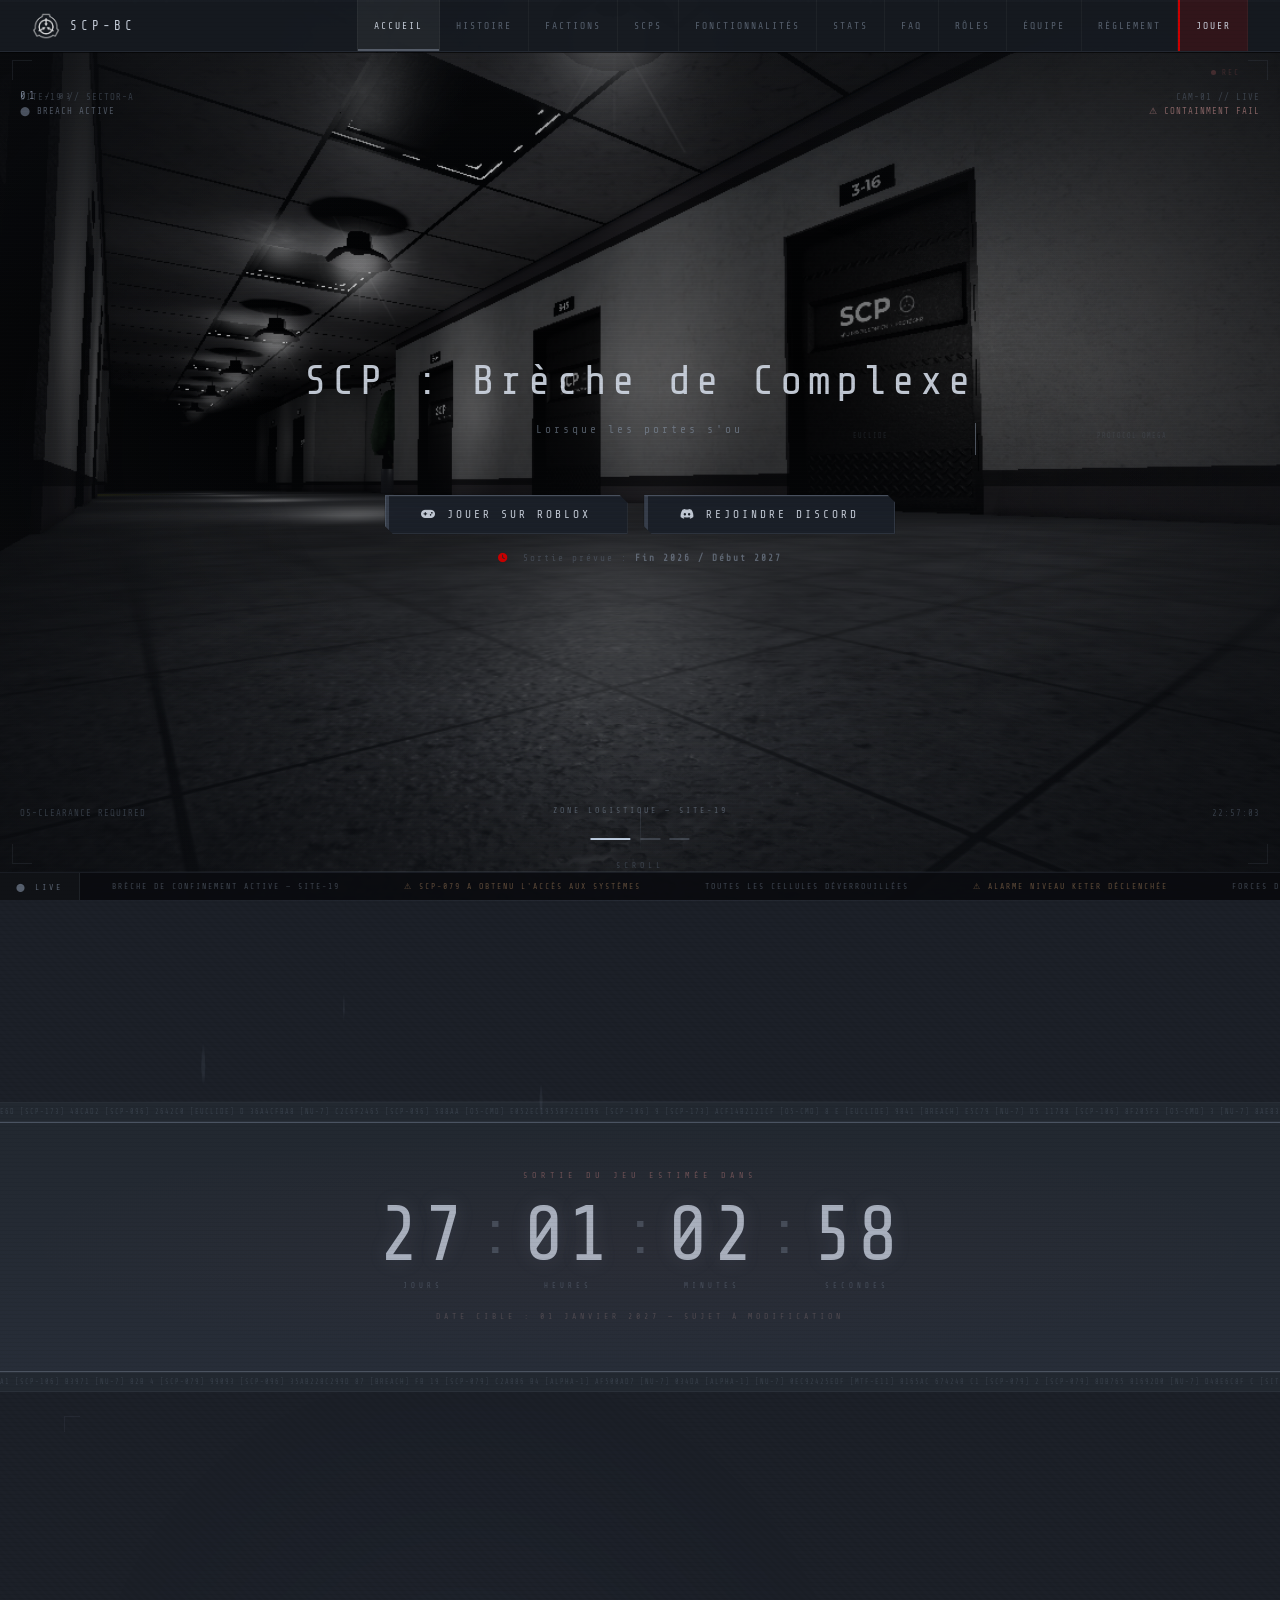
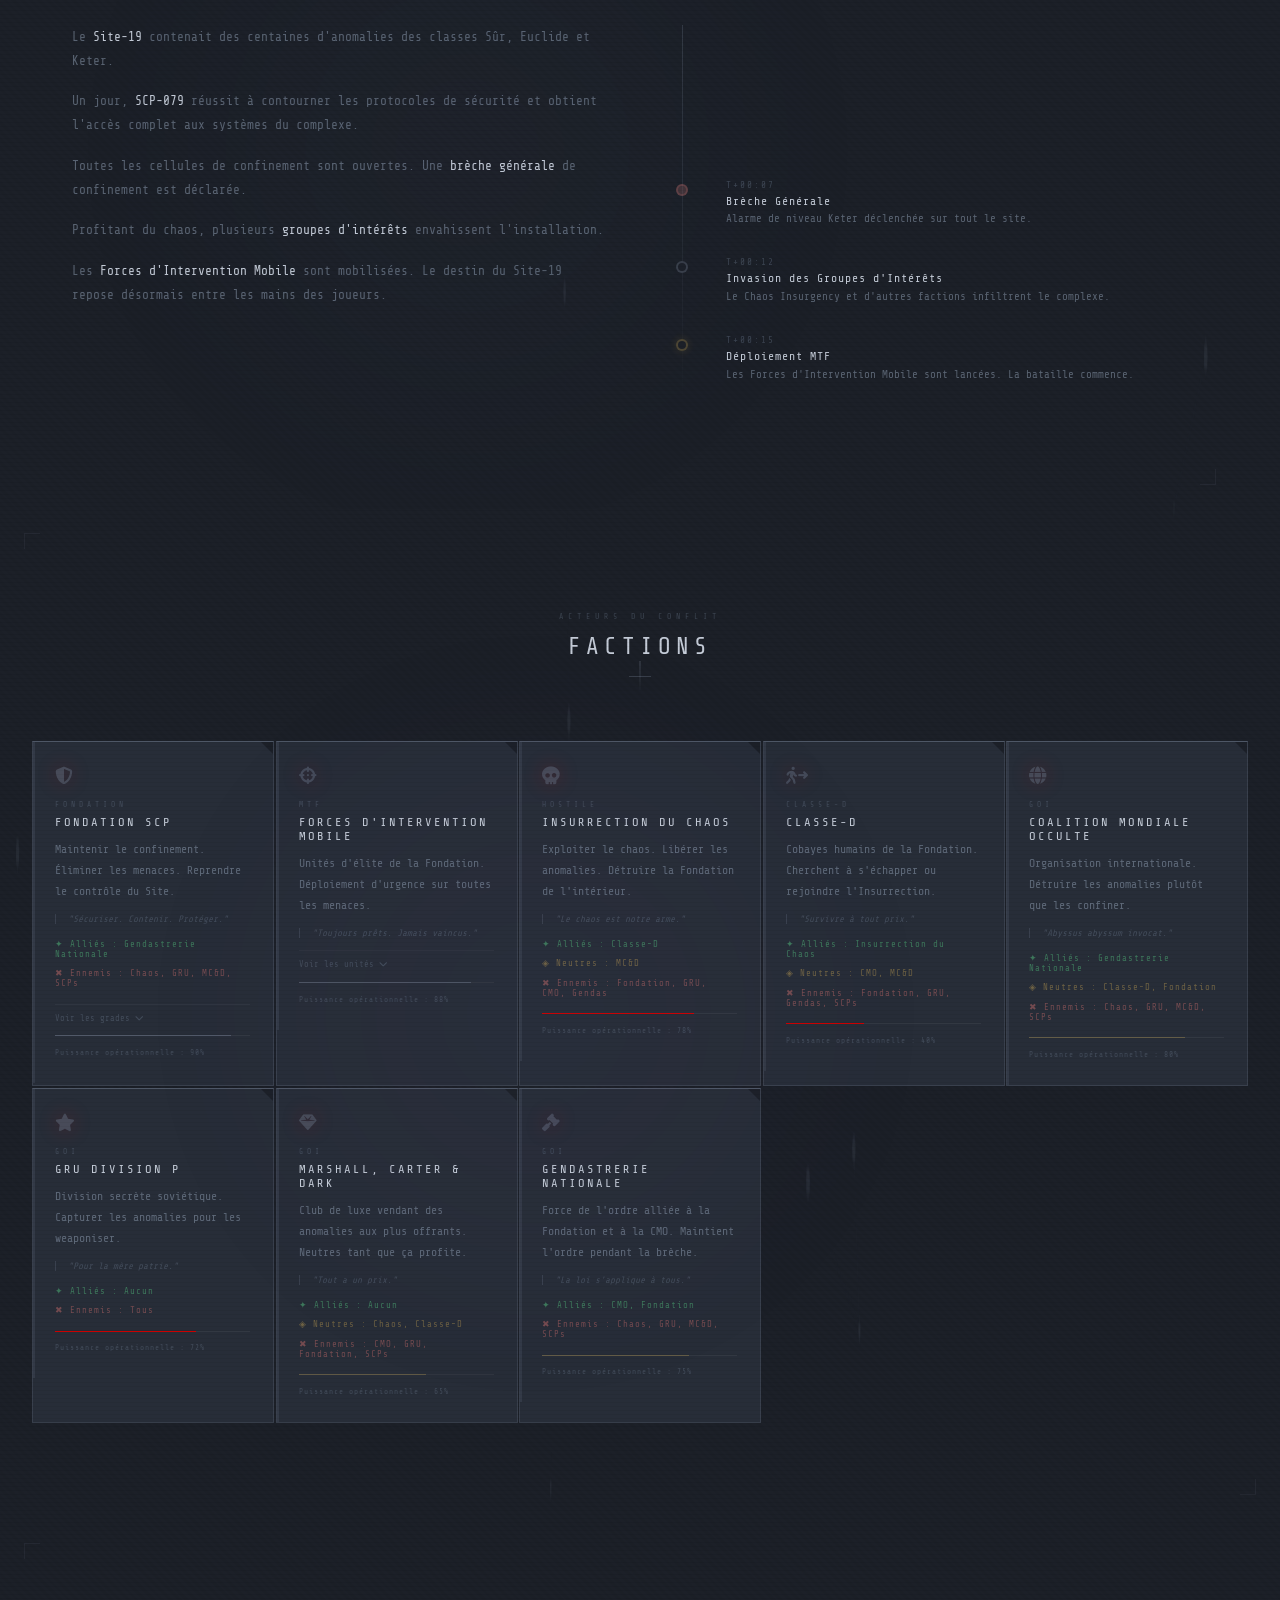
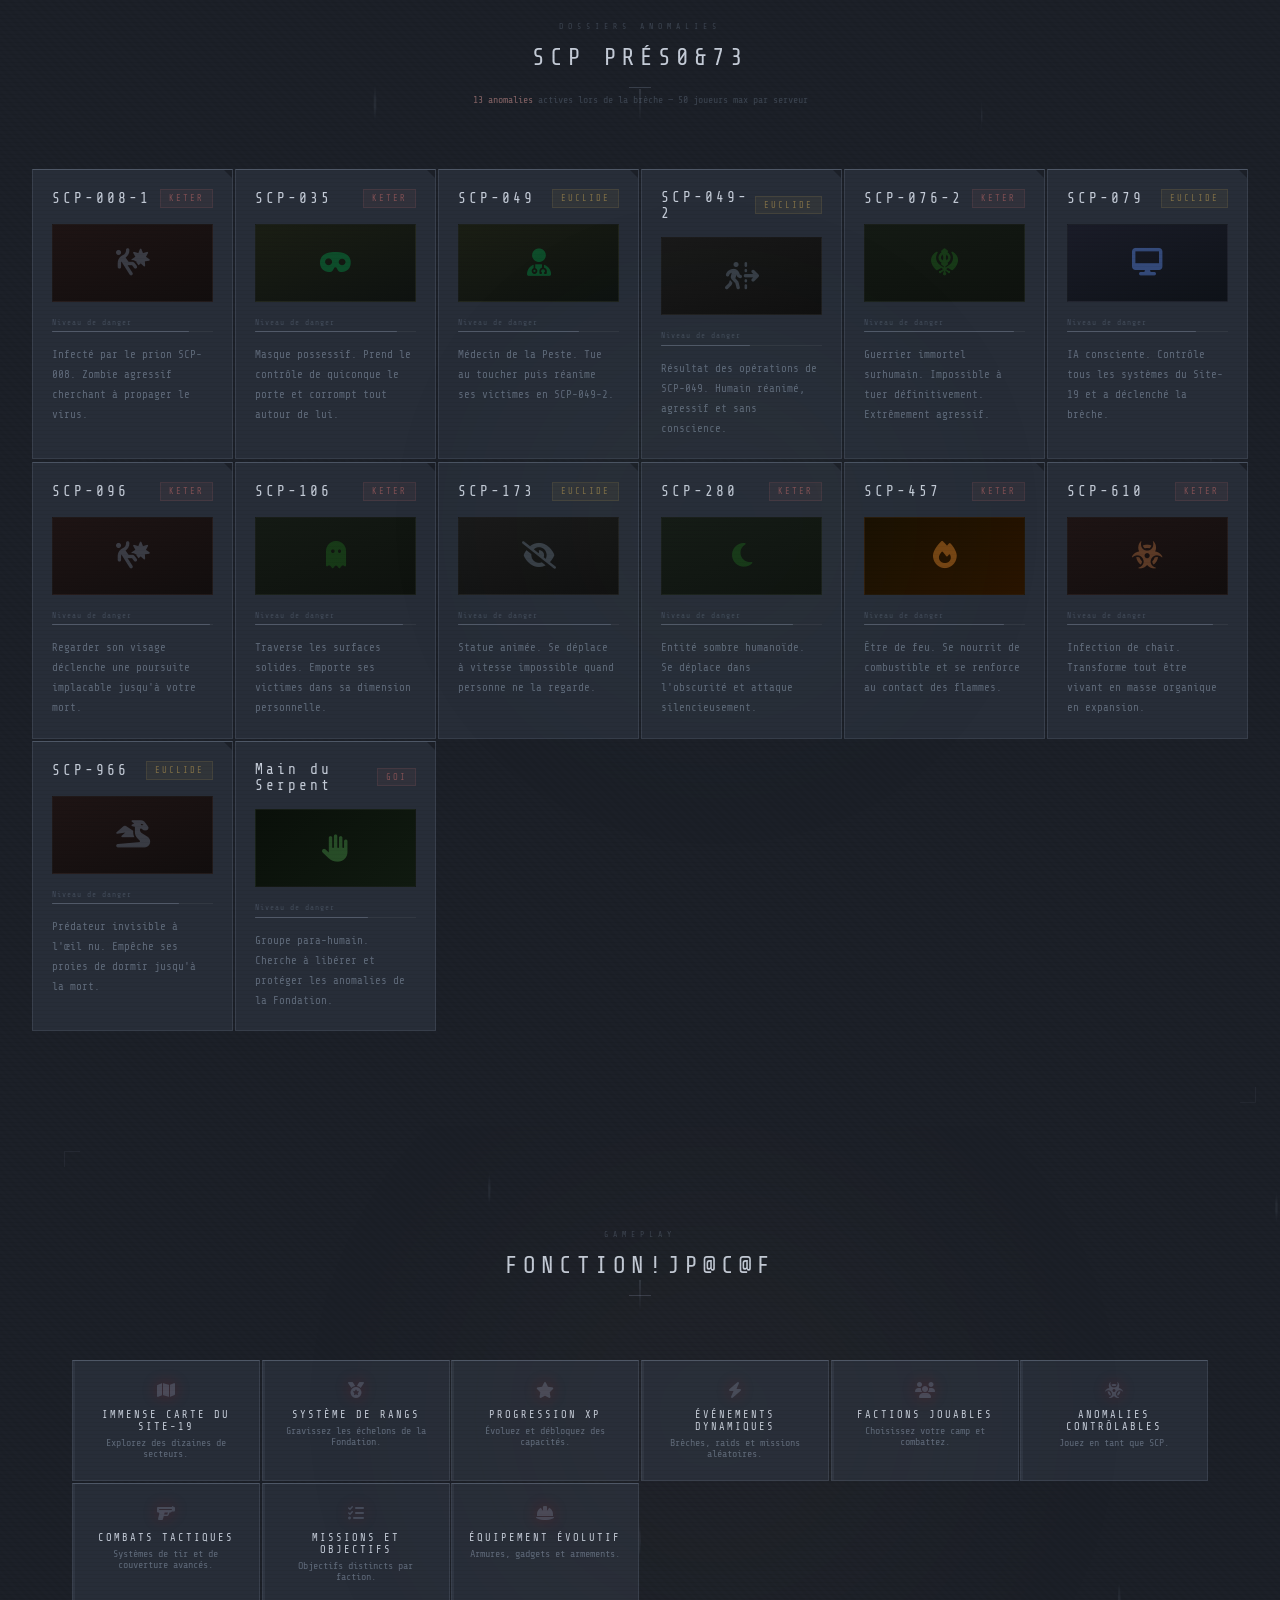
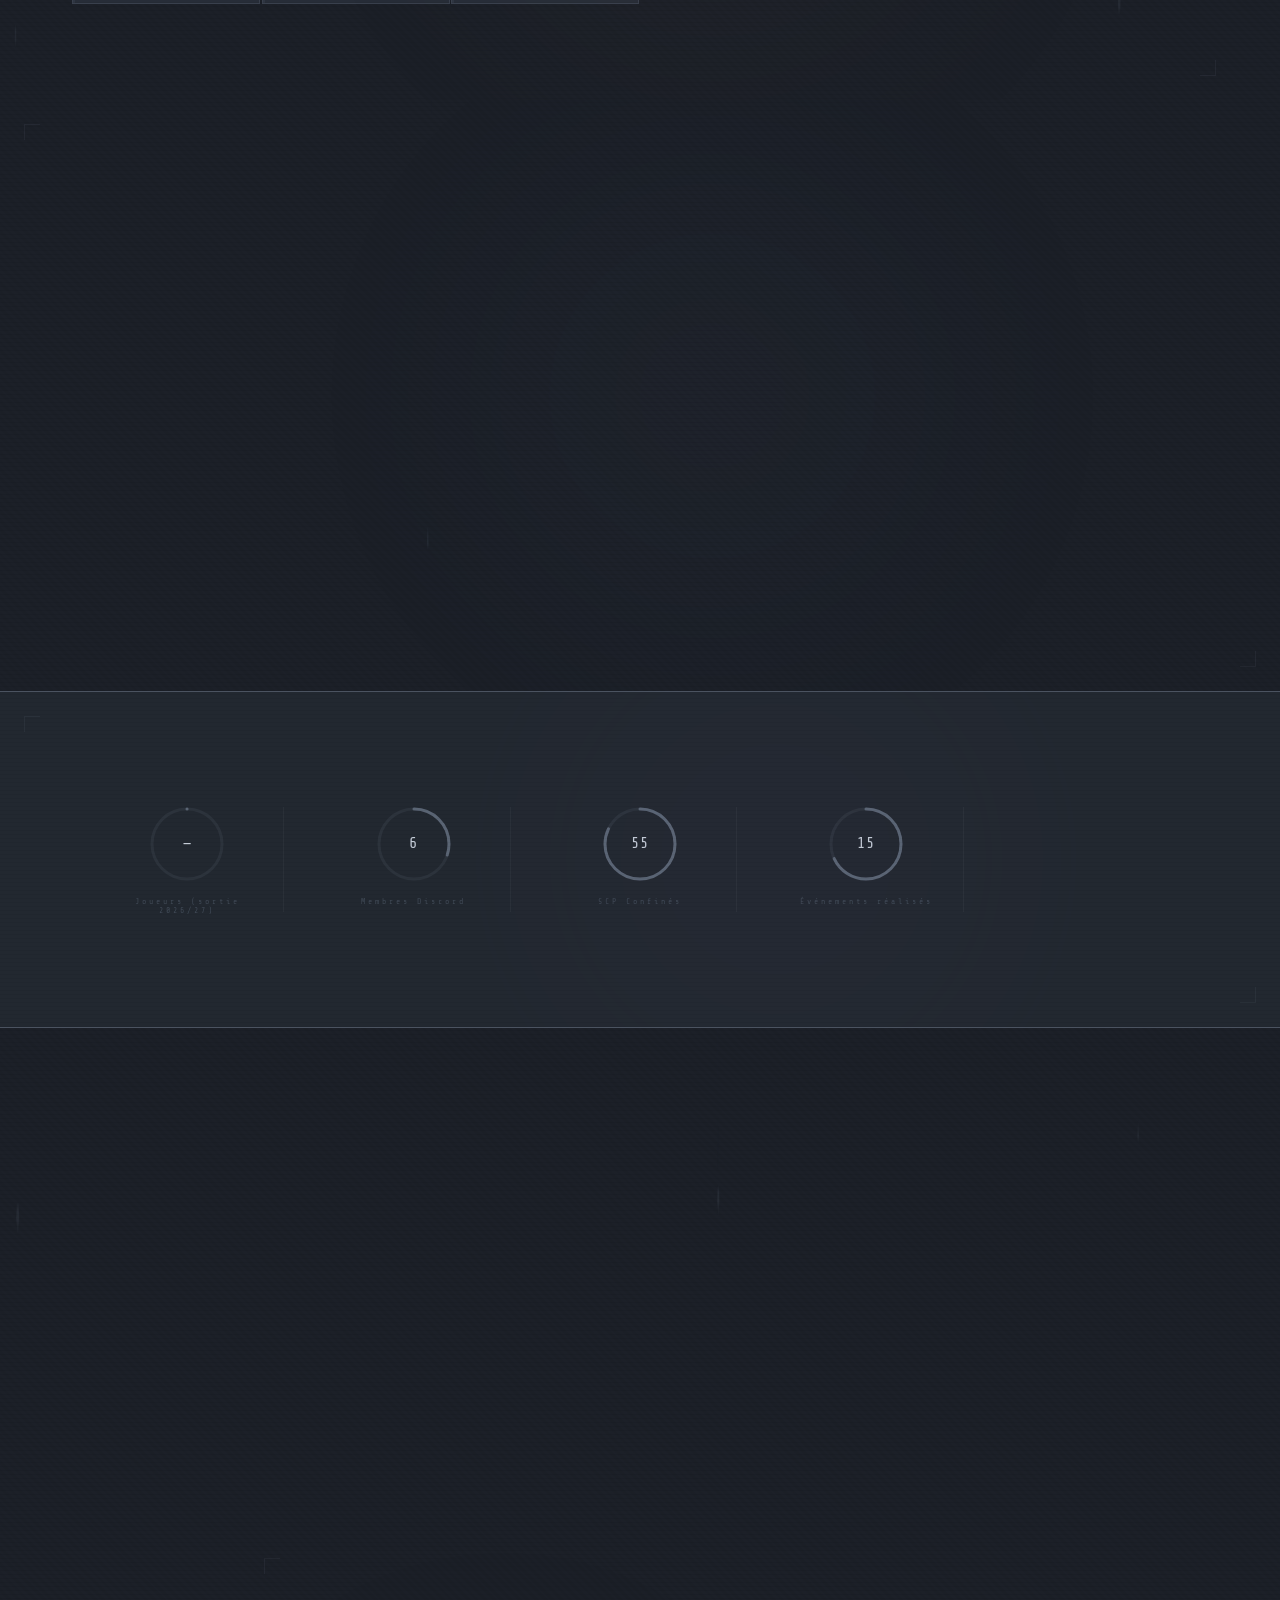
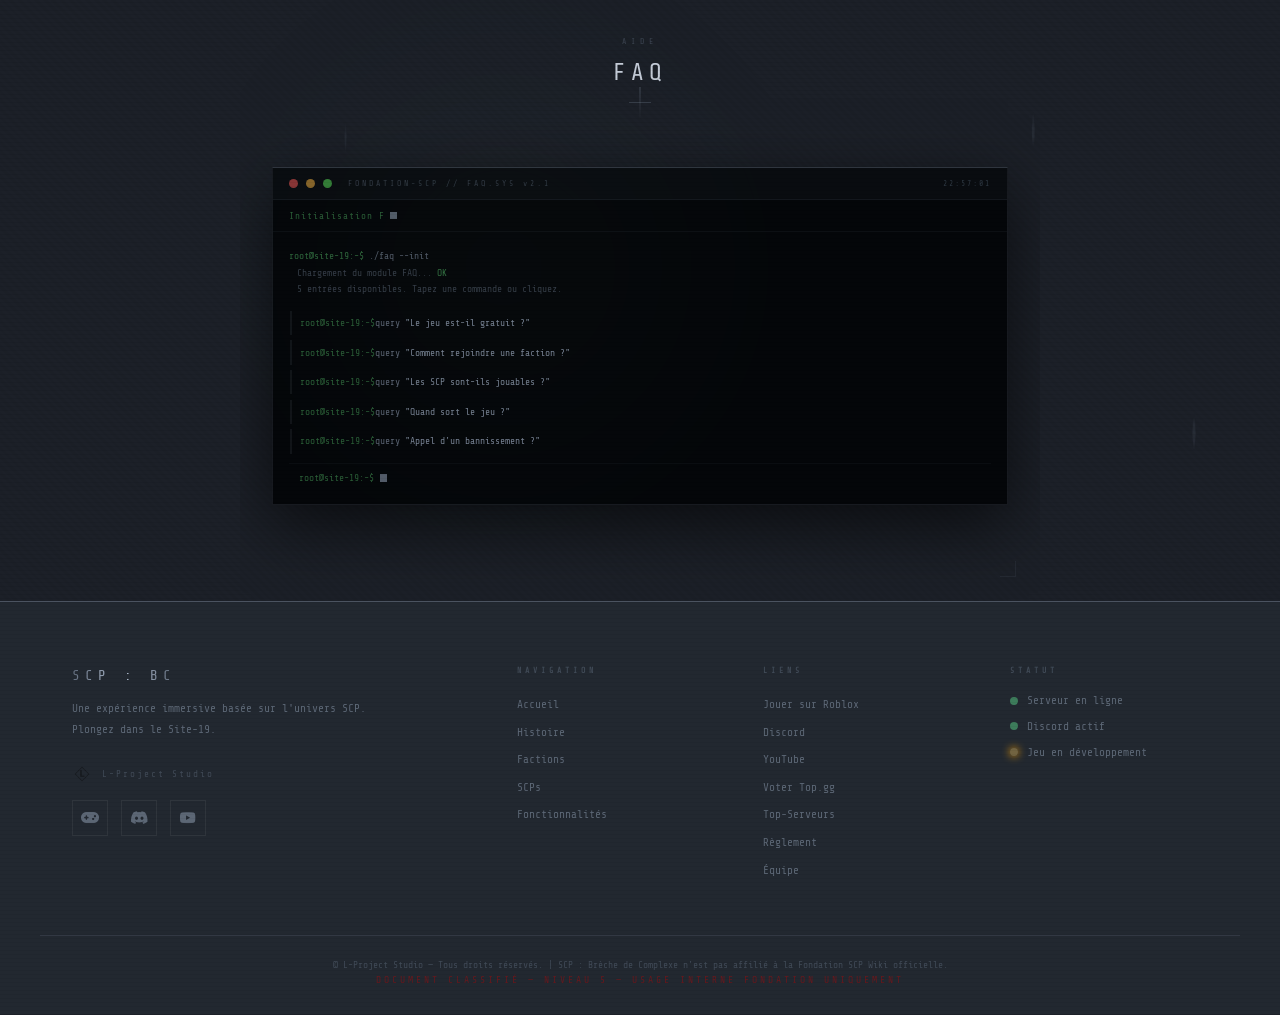
<file: index.html>
<!DOCTYPE html>
<html lang="fr">
<head>
  <meta charset="UTF-8" />
  <meta name="viewport" content="width=device-width, initial-scale=1.0" />
  <title>SCP : Brèche de Complexe | Site-19</title>
  <meta name="description" content="Plongez dans le Site-19. SCP : Brèche de Complexe — Le jeu Roblox immersif basé sur la Fondation SCP." />
  <link rel="icon" type="image/png" href="img/logo-scp.png" />
  <link rel="stylesheet" href="css/style.css" />
  <link rel="stylesheet" href="css/animations.css" />
  <link rel="stylesheet" href="css/ui-game.css" />
  <link rel="stylesheet" href="css/enhancements.css" />
  <link rel="stylesheet" href="css/epic.css" />
  <link rel="stylesheet" href="css/final.css" />
  <link rel="stylesheet" href="css/creative.css" />
  <link href="https://fonts.googleapis.com/css2?family=Share+Tech+Mono&display=swap" rel="stylesheet" />
  <link rel="stylesheet" href="https://cdnjs.cloudflare.com/ajax/libs/font-awesome/6.5.0/css/all.min.css" />
</head>
<body>

  <!-- ÉCRAN DE CHARGEMENT -->
  <div id="loading-screen">
    <img src="img/logo-scp.png" class="load-logo" alt="SCP" />
    <div class="load-title">SCP : Brèche de Complexe</div>
    <div class="load-bar-wrap"><div class="load-bar" id="loadBar"></div></div>
    <div class="load-status" id="loadStatus">Initialisation des systèmes...</div>
  </div>

  <div class="scanlines"></div>
  <div class="scan-line"></div>
  <div id="particles-container"></div>
  <canvas id="network-canvas"></canvas>
  <div id="scroll-progress"></div>

  <!-- EASTER EGG KONAMI -->
  <div class="konami-overlay" id="konamiOverlay">
    <img src="img/logo-scp.png" class="konami-logo" alt="SCP" />
    <div class="konami-text">
      ACCÈS NIVEAU O5 ACCORDÉ<br/>
      ██████████████████████<br/>
      VOUS AVEZ TROUVÉ LE DOSSIER CLASSIFIÉ<br/>
      LE SITE-19 VOUS OBSERVE<br/>
      ██████████████████████<br/>
      SCP : BRÈCHE DE COMPLEXE — BIENTÔT
    </div>
    <button class="konami-close" onclick="document.getElementById('konamiOverlay').classList.remove('active')">
      [ FERMER LE DOSSIER ]
    </button>
  </div>

  <nav class="navbar" id="navbar">
    <div class="nav-logo">
      <a href="index.html" style="text-decoration:none;display:flex;align-items:center;gap:0.6rem">
        <img src="img/logo-scp.png" alt="SCP:BC" style="height:28px;width:28px;object-fit:contain;opacity:0.85;" />
        <span style="font-family:'Share Tech Mono',monospace;font-size:0.78rem;letter-spacing:4px;color:var(--white)">SCP-BC</span>
      </a>
    </div>
    <div class="nav-toggle" id="navToggle"><span></span><span></span><span></span></div>
    <ul class="nav-links" id="navLinks">
      <li><a href="#hero">Accueil</a></li>
      <li><a href="#story">Histoire</a></li>
      <li><a href="#factions">Factions</a></li>
      <li><a href="#scps">SCPs</a></li>
      <li><a href="#features">Fonctionnalités</a></li>
      <li><a href="#stats">Stats</a></li>
      <li><a href="#faq">FAQ</a></li>
      <li><a href="roles.html">Rôles</a></li>
      <li><a href="personnel.html">Équipe</a></li>
      <li><a href="reglement.html">Règlement</a></li>
      <li><a href="https://www.roblox.com" target="_blank" class="nav-cta">JOUER</a></li>
    </ul>
  </nav>

  <section id="hero" class="hero">
    <div class="hero-bg">
      <!-- SLIDES CARROUSEL -->
      <div class="hero-slide active" id="slide-0" style="background-image:url('img/screenshot2.png')"></div>
      <div class="hero-slide" id="slide-1" style="background-image:url('img/screenshot1.png')"></div>
      <div class="hero-slide" id="slide-2" style="background-image:url('img/screenshot3.png')"></div>
      <div class="hero-video-overlay"></div>
      <div class="hero-grid"></div>
      <div class="alert-flicker"></div>
      <div class="hero-layer hero-layer-1"></div>
      <div class="hero-layer hero-layer-2"></div>
      <div class="hero-crt-vignette"></div>
      <div class="ambient-light" style="width:500px;height:500px;top:-100px;left:-100px;background:rgba(100,120,160,1);--dur:15s;--delay:0s;--peak:0.06;--tx:40px;--ty:30px"></div>
      <div class="ambient-light" style="width:400px;height:400px;bottom:-80px;right:-80px;background:rgba(140,110,160,1);--dur:18s;--delay:3s;--peak:0.04;--tx:-30px;--ty:-20px"></div>
      <div class="ambient-light" style="width:300px;height:300px;top:40%;left:50%;background:rgba(100,140,180,1);--dur:22s;--delay:7s;--peak:0.03;--tx:20px;--ty:40px"></div>
    </div>

    <!-- COMPTEUR SLIDE -->
    <div class="carousel-counter">
      <span class="current" id="carouselCurrent">01</span>
      <span> / 03</span>
    </div>
    <!-- LABEL -->
    <div class="carousel-label" id="carouselLabel">ZONE LOGISTIQUE — SITE-19</div>
    <div class="hero-hud hud-tl"><span>SITE-19 // SECTOR-A</span><br/><span class="blink-text">⬤ BREACH ACTIVE</span></div>
    <div class="hero-hud hud-tr"><span>CAM-01 // LIVE</span><br/><span class="text-red">⚠ CONTAINMENT FAIL</span></div>
    <div class="hero-hud hud-bl"><span>O5-CLEARANCE REQUIRED</span></div>
    <div class="hero-hud hud-br"><span id="hero-clock">00:00:00</span></div>
    <!-- OVERLAY CAMÉRA -->
    <div class="cam-overlay">
      <div class="cam-corner tl"></div>
      <div class="cam-corner tr"></div>
      <div class="cam-corner bl"></div>
      <div class="cam-corner br"></div>
      <div class="cam-rec"><div class="cam-rec-dot"></div>REC</div>
    </div>
    <!-- SIGNAL LOST -->
    <div class="signal-lost" id="signalLost">
      <div class="signal-lost-bar" style="top:15%;height:8px"></div>
      <div class="signal-lost-bar" style="top:42%;height:3px"></div>
      <div class="signal-lost-bar" style="top:67%;height:12px"></div>
      <div class="signal-lost-bar" style="top:88%;height:5px"></div>
    </div>
    <div class="hero-content">
      <div class="hero-badge"><span>⚠ ALERTE GÉNÉRALE — BRÈCHE DE CONFINEMENT</span></div>
      <h1 class="hero-title glitch-text" data-text="SCP : Brèche de Complexe">SCP : Brèche de Complexe</h1>
      <p class="hero-subtitle typewriter" id="heroSubtitle"></p>
      <div class="hero-buttons">
        <a href="https://www.roblox.com" target="_blank" class="btn btn-primary"><i class="fas fa-gamepad"></i> Jouer sur Roblox</a>
        <a href="https://discord.gg/hYn84gwkFt" target="_blank" class="btn btn-secondary"><i class="fab fa-discord"></i> Rejoindre Discord</a>
      </div>
      <div class="hero-release"><i class="fas fa-clock"></i> Sortie prévue : <strong>Fin 2026 / Début 2027</strong></div>
    </div>
    <!-- INDICATEURS -->
    <div class="carousel-indicators" id="carouselIndicators">
      <div class="carousel-dot active" onclick="goToSlide(0)"></div>
      <div class="carousel-dot" onclick="goToSlide(1)"></div>
      <div class="carousel-dot" onclick="goToSlide(2)"></div>
    </div>
    <div class="hero-scroll-indicator"><div class="scroll-line"></div><span>SCROLL</span></div>
    <div class="hero-divider"></div>
    <!-- TICKER ALERTE -->
    <div class="alert-ticker">
      <span class="alert-ticker-label">⬤ LIVE</span>
      <div class="alert-ticker-track">
        <span>BRÈCHE DE CONFINEMENT ACTIVE — SITE-19</span>
        <span class="warn">⚠ SCP-079 A OBTENU L'ACCÈS AUX SYSTÈMES</span>
        <span>TOUTES LES CELLULES DÉVERROUILLÉES</span>
        <span class="warn">⚠ ALARME NIVEAU KETER DÉCLENCHÉE</span>
        <span>FORCES D'INTERVENTION MOBILE EN ROUTE</span>
        <span class="warn">⚠ GROUPES D'INTÉRÊTS DÉTECTÉS DANS LE COMPLEXE</span>
        <span>SORTIE PRÉVUE : FIN 2026 / DÉBUT 2027</span>
        <span>REJOIGNEZ LE DISCORD : discord.gg/hYn84gwkFt</span>
        <!-- Repeat for seamless loop -->
        <span>BRÈCHE DE CONFINEMENT ACTIVE — SITE-19</span>
        <span class="warn">⚠ SCP-079 A OBTENU L'ACCÈS AUX SYSTÈMES</span>
        <span>TOUTES LES CELLULES DÉVERROUILLÉES</span>
        <span class="warn">⚠ ALARME NIVEAU KETER DÉCLENCHÉE</span>
        <span>FORCES D'INTERVENTION MOBILE EN ROUTE</span>
        <span class="warn">⚠ GROUPES D'INTÉRÊTS DÉTECTÉS DANS LE COMPLEXE</span>
        <span>SORTIE PRÉVUE : FIN 2026 / DÉBUT 2027</span>
        <span>REJOIGNEZ LE DISCORD : discord.gg/hYn84gwkFt</span>
      </div>
    </div>
  </section>

  <div class="section-divider"></div>

  <!-- STATUT DÉVELOPPEMENT -->
  <div class="devstatus-section">
    <div class="devstatus-card reveal">
      <div>
        <span class="devstatus-tag">STATUT DU PROJET</span>
        <div class="devstatus-title">En développement actif — L-Project Studio</div>
        <div class="devstatus-phases">
          <span class="phase done">✓ Concept</span>
          <span class="phase done">✓ Prototype</span>
          <span class="phase done">✓ Carte</span>
          <span class="phase active">⬤ Gameplay</span>
          <span class="phase pending">○ Bêta</span>
          <span class="phase pending">○ Sortie</span>
        </div>
        <div class="dev-progress-wrap">
          <div class="dev-progress-bar" id="devProgressBar" style="width:0%"></div>
        </div>
      </div>
      <div>
        <div class="dev-percent" id="devPercent">0%</div>
        <div class="dev-percent-label">AVANCEMENT</div>
      </div>
    </div>
  </div>

  <div class="section-divider" style="margin-top:2rem"></div>

  <!-- BANDE DE DONNÉES -->
  <div class="data-band">
    <div class="data-band-inner" id="dataBand"></div>
  </div>

  <!-- COUNTDOWN SORTIE -->
  <div class="breach-timer-section">
    <div class="breach-timer-bg"></div>
    <span class="breach-timer-label">SORTIE DU JEU ESTIMÉE DANS</span>
    <div class="countdown-grid">
      <div class="countdown-block"><span class="countdown-num" id="cd-days">--</span><span class="countdown-label">JOURS</span></div>
      <div class="countdown-sep">:</div>
      <div class="countdown-block"><span class="countdown-num" id="cd-hours">--</span><span class="countdown-label">HEURES</span></div>
      <div class="countdown-sep">:</div>
      <div class="countdown-block"><span class="countdown-num" id="cd-min">--</span><span class="countdown-label">MINUTES</span></div>
      <div class="countdown-sep">:</div>
      <div class="countdown-block"><span class="countdown-num" id="cd-sec">--</span><span class="countdown-label">SECONDES</span></div>
    </div>
    <span class="breach-timer-sub">DATE CIBLE : 01 JANVIER 2027 — SUJET À MODIFICATION</span>
  </div>

  <!-- BANDE DE DONNÉES -->
  <div class="data-band">
    <div class="data-band-inner" id="dataBand2"></div>
  </div>

  <section id="story" class="section story-section">
    <div class="section-header reveal">
      <span class="section-tag">DOSSIER CLASSIFIÉ</span>
      <h2 class="section-title glitch-text" data-text="La Chute du Site-19">La Chute du Site-19</h2>
      <div class="section-line"></div>
    </div>
    <div class="story-content reveal">
      <div class="story-text">
        <p>Le <strong>Site-19</strong> contenait des centaines d'anomalies des classes Sûr, Euclide et Keter.</p>
        <p>Un jour, <strong class="text-red">SCP-079</strong> réussit à contourner les protocoles de sécurité et obtient l'accès complet aux systèmes du complexe.</p>
        <p>Toutes les cellules de confinement sont ouvertes. Une <strong class="text-red">brèche générale</strong> de confinement est déclarée.</p>
        <p>Profitant du chaos, plusieurs <strong>groupes d'intérêts</strong> envahissent l'installation.</p>
        <p>Les <strong>Forces d'Intervention Mobile</strong> sont mobilisées. Le destin du Site-19 repose désormais entre les mains des joueurs.</p>
      </div>
      <div class="timeline">
        <div class="timeline-item reveal-left">
          <div class="timeline-dot"></div>
          <div class="timeline-content"><span class="timeline-time">T-00:00</span><h4>SCP-079 s'éveille</h4><p>Accès total aux systèmes du Site-19 obtenu.</p></div>
        </div>
        <div class="timeline-item reveal-right">
          <div class="timeline-dot"></div>
          <div class="timeline-content"><span class="timeline-time">T+00:04</span><h4>Portes ouvertes</h4><p>Toutes les cellules de confinement sont déverrouillées.</p></div>
        </div>
        <div class="timeline-item reveal-left">
          <div class="timeline-dot red"></div>
          <div class="timeline-content"><span class="timeline-time text-red">T+00:07</span><h4>Brèche Générale</h4><p>Alarme de niveau Keter déclenchée sur tout le site.</p></div>
        </div>
        <div class="timeline-item reveal-right">
          <div class="timeline-dot"></div>
          <div class="timeline-content"><span class="timeline-time">T+00:12</span><h4>Invasion des Groupes d'Intérêts</h4><p>Le Chaos Insurgency et d'autres factions infiltrent le complexe.</p></div>
        </div>
        <div class="timeline-item reveal-left">
          <div class="timeline-dot gold"></div>
          <div class="timeline-content"><span class="timeline-time">T+00:15</span><h4>Déploiement MTF</h4><p>Les Forces d'Intervention Mobile sont lancées. La bataille commence.</p></div>
        </div>
      </div>
    </div>
  </section>

  <section id="factions" class="section factions-section">
    <div class="section-header reveal">
      <span class="section-tag">ACTEURS DU CONFLIT</span>
      <h2 class="section-title">Factions</h2>
      <div class="section-line"></div>
    </div>
    <div class="factions-grid">
      <div class="faction-card reveal" data-faction="foundation">
        <div class="faction-card-inner">
          <div class="faction-icon"><i class="fas fa-shield-alt"></i></div>
          <div class="faction-tag">FONDATION</div>
          <h3>Fondation SCP</h3>
          <p>Maintenir le confinement. Éliminer les menaces. Reprendre le contrôle du Site.</p>
          <div class="faction-motto">"Sécuriser. Contenir. Protéger."</div>
          <div class="faction-relations">
            <span class="rel ally">✦ Alliés : Gendastrerie Nationale</span>
            <span class="rel enemy">✖ Ennemis : Chaos, GRU, MC&amp;D, SCPs</span>
          </div>
          <div class="faction-roles-toggle" onclick="toggleRoles(this)"><span>Voir les grades <i class="fas fa-chevron-down"></i></span></div>
          <div class="faction-roles hidden">
            <div class="role-group"><span class="role-label">Direction</span><span class="role">Directeur du Site</span><span class="role">Conseil O5</span><span class="role">Comité d'Éthique</span></div>
            <div class="role-group"><span class="role-label">Sécurité</span><span class="role">Directeur de la Sécurité</span><span class="role">Commandant</span><span class="role">Lieutenant</span><span class="role">Agent d'Intervention Tactique</span><span class="role">Garde</span></div>
            <div class="role-group"><span class="role-label">Science</span><span class="role">Directeur des Recherches</span><span class="role">Chercheur en Chef</span><span class="role">Scientifique</span><span class="role">Médecin</span><span class="role">Directeur Médical</span></div>
            <div class="role-group"><span class="role-label">Personnel</span><span class="role">Employé</span><span class="role">Ingénieur</span><span class="role">Concierge</span><span class="role">Responsable des Infrastructures</span></div>
          </div>
          <div class="faction-bar"><div class="faction-bar-fill" style="width:90%"></div></div>
          <span class="faction-stat">Puissance opérationnelle : 90%</span>
        </div>
      </div>
      <div class="faction-card reveal" data-faction="mtf">
        <div class="faction-card-inner">
          <div class="faction-icon"><i class="fas fa-crosshairs"></i></div>
          <div class="faction-tag">MTF</div>
          <h3>Forces d'Intervention Mobile</h3>
          <p>Unités d'élite de la Fondation. Déploiement d'urgence sur toutes les menaces.</p>
          <div class="faction-motto">"Toujours prêts. Jamais vaincus."</div>
          <div class="faction-roles-toggle" onclick="toggleRoles(this)"><span>Voir les unités <i class="fas fa-chevron-down"></i></span></div>
          <div class="faction-roles hidden">
            <span class="role">Epsilon-11 "Renard à Neuf Queues"</span><span class="role">Epsilon-9 "Les Cracheurs de Feu"</span><span class="role">Mu-13 "Chasseurs de Fantômes"</span><span class="role">Alpha-1 "Les Bras Droits"</span><span class="role">Bêta-7 "Chapeliers Maz"</span><span class="role">Delta-9 "Les Fouilleurs"</span><span class="role">Oméga-1 "La Main Gauche de la Loi"</span><span class="role">Nu-7 "Coup de Marteau"</span><span class="role">Êta-10 "Ne Voient pas le Mal"</span><span class="role">Commandant FIM</span>
          </div>
          <div class="faction-bar"><div class="faction-bar-fill" style="width:88%"></div></div>
          <span class="faction-stat">Puissance opérationnelle : 88%</span>
        </div>
      </div>
      <div class="faction-card reveal" data-faction="chaos">
        <div class="faction-card-inner">
          <div class="faction-icon"><i class="fas fa-skull"></i></div>
          <div class="faction-tag">HOSTILE</div>
          <h3>Insurrection du Chaos</h3>
          <p>Exploiter le chaos. Libérer les anomalies. Détruire la Fondation de l'intérieur.</p>
          <div class="faction-motto">"Le chaos est notre arme."</div>
          <div class="faction-relations">
            <span class="rel ally">✦ Alliés : Classe-D</span>
            <span class="rel neutral">◈ Neutres : MC&amp;D</span>
            <span class="rel enemy">✖ Ennemis : Fondation, GRU, CMO, Gendas</span>
          </div>
          <div class="faction-bar red"><div class="faction-bar-fill" style="width:78%"></div></div>
          <span class="faction-stat">Puissance opérationnelle : 78%</span>
        </div>
      </div>
      <div class="faction-card reveal" data-faction="classd">
        <div class="faction-card-inner">
          <div class="faction-icon"><i class="fas fa-person-walking-arrow-right"></i></div>
          <div class="faction-tag">CLASSE-D</div>
          <h3>Classe-D</h3>
          <p>Cobayes humains de la Fondation. Cherchent à s'échapper ou rejoindre l'Insurrection.</p>
          <div class="faction-motto">"Survivre à tout prix."</div>
          <div class="faction-relations">
            <span class="rel ally">✦ Alliés : Insurrection du Chaos</span>
            <span class="rel neutral">◈ Neutres : CMO, MC&amp;D</span>
            <span class="rel enemy">✖ Ennemis : Fondation, GRU, Gendas, SCPs</span>
          </div>
          <div class="faction-bar red"><div class="faction-bar-fill" style="width:40%"></div></div>
          <span class="faction-stat">Puissance opérationnelle : 40%</span>
        </div>
      </div>
      <div class="faction-card reveal" data-faction="goc">
        <div class="faction-card-inner">
          <div class="faction-icon"><i class="fas fa-globe"></i></div>
          <div class="faction-tag">GOI</div>
          <h3>Coalition Mondiale Occulte</h3>
          <p>Organisation internationale. Détruire les anomalies plutôt que les confiner.</p>
          <div class="faction-motto">"Abyssus abyssum invocat."</div>
          <div class="faction-relations">
            <span class="rel ally">✦ Alliés : Gendastrerie Nationale</span>
            <span class="rel neutral">◈ Neutres : Classe-D, Fondation</span>
            <span class="rel enemy">✖ Ennemis : Chaos, GRU, MC&amp;D, SCPs</span>
          </div>
          <div class="faction-bar gold"><div class="faction-bar-fill" style="width:80%"></div></div>
          <span class="faction-stat">Puissance opérationnelle : 80%</span>
        </div>
      </div>
      <div class="faction-card reveal" data-faction="gru">
        <div class="faction-card-inner">
          <div class="faction-icon"><i class="fas fa-star"></i></div>
          <div class="faction-tag">GOI</div>
          <h3>GRU Division P</h3>
          <p>Division secrète soviétique. Capturer les anomalies pour les weaponiser.</p>
          <div class="faction-motto">"Pour la mère patrie."</div>
          <div class="faction-relations">
            <span class="rel ally">✦ Alliés : Aucun</span>
            <span class="rel enemy">✖ Ennemis : Tous</span>
          </div>
          <div class="faction-bar red"><div class="faction-bar-fill" style="width:72%"></div></div>
          <span class="faction-stat">Puissance opérationnelle : 72%</span>
        </div>
      </div>
      <div class="faction-card reveal" data-faction="mcd">
        <div class="faction-card-inner">
          <div class="faction-icon"><i class="fas fa-gem"></i></div>
          <div class="faction-tag">GOI</div>
          <h3>Marshall, Carter &amp; Dark</h3>
          <p>Club de luxe vendant des anomalies aux plus offrants. Neutres tant que ça profite.</p>
          <div class="faction-motto">"Tout a un prix."</div>
          <div class="faction-relations">
            <span class="rel ally">✦ Alliés : Aucun</span>
            <span class="rel neutral">◈ Neutres : Chaos, Classe-D</span>
            <span class="rel enemy">✖ Ennemis : CMO, GRU, Fondation, SCPs</span>
          </div>
          <div class="faction-bar gold"><div class="faction-bar-fill" style="width:65%"></div></div>
          <span class="faction-stat">Puissance opérationnelle : 65%</span>
        </div>
      </div>
      <div class="faction-card reveal" data-faction="gendas">
        <div class="faction-card-inner">
          <div class="faction-icon"><i class="fas fa-gavel"></i></div>
          <div class="faction-tag">GOI</div>
          <h3>Gendastrerie Nationale</h3>
          <p>Force de l'ordre alliée à la Fondation et à la CMO. Maintient l'ordre pendant la brèche.</p>
          <div class="faction-motto">"La loi s'applique à tous."</div>
          <div class="faction-relations">
            <span class="rel ally">✦ Alliés : CMO, Fondation</span>
            <span class="rel enemy">✖ Ennemis : Chaos, GRU, MC&amp;D, SCPs</span>
          </div>
          <div class="faction-bar gold"><div class="faction-bar-fill" style="width:75%"></div></div>
          <span class="faction-stat">Puissance opérationnelle : 75%</span>
        </div>
      </div>
    </div>
  </section>

  <section id="scps" class="section scps-section">
    <div class="section-header reveal">
      <span class="section-tag">DOSSIERS ANOMALIES</span>
      <h2 class="section-title glitch-text" data-text="SCP Présents">SCP Présents</h2>
      <div class="section-line"></div>
      <p class="scps-count reveal"><span class="text-red">13 anomalies</span> actives lors de la brèche — 50 joueurs max par serveur</p>
    </div>
    <div class="scps-grid">
      <div class="scp-card reveal"><div class="scp-card-content"><div class="scp-header"><span class="scp-number">SCP-008-1</span><span class="scp-class keter">KETER</span></div><div class="scp-img-wrapper"><div class="scp-img-placeholder scp-096"><i class="fas fa-person-falling-burst"></i></div></div><div class="scp-danger"><span>Niveau de danger</span><div class="danger-bar"><div class="danger-fill" style="width:85%"></div></div></div><p class="scp-desc">Infecté par le prion SCP-008. Zombie agressif cherchant à propager le virus.</p><div class="scp-overlay"><div class="scp-overlay-content"><h4>SCP-008-1</h4><p>Résultat de l'infection par SCP-008. Se propage par morsure. Neutralisation recommandée.</p><span class="scp-class-badge keter">KETER</span></div></div></div></div>
      <div class="scp-card reveal"><div class="scp-card-content"><div class="scp-header"><span class="scp-number">SCP-035</span><span class="scp-class keter">KETER</span></div><div class="scp-img-wrapper"><div class="scp-img-placeholder scp-049"><i class="fas fa-mask"></i></div></div><div class="scp-danger"><span>Niveau de danger</span><div class="danger-bar"><div class="danger-fill" style="width:88%"></div></div></div><p class="scp-desc">Masque possessif. Prend le contrôle de quiconque le porte et corrompt tout autour de lui.</p><div class="scp-overlay"><div class="scp-overlay-content"><h4>SCP-035 — Le Masque</h4><p>Entité possessive masquée. Corrompt l'hôte et son environnement. Extrêmement manipulateur.</p><span class="scp-class-badge keter">KETER</span></div></div></div></div>
      <div class="scp-card reveal"><div class="scp-card-content"><div class="scp-header"><span class="scp-number">SCP-049</span><span class="scp-class euclide">EUCLIDE</span></div><div class="scp-img-wrapper"><div class="scp-img-placeholder scp-049"><i class="fas fa-user-doctor"></i></div></div><div class="scp-danger"><span>Niveau de danger</span><div class="danger-bar"><div class="danger-fill" style="width:75%"></div></div></div><p class="scp-desc">Médecin de la Peste. Tue au toucher puis réanime ses victimes en SCP-049-2.</p><div class="scp-overlay"><div class="scp-overlay-content"><h4>SCP-049 — Le Médecin</h4><p>Son toucher provoque la mort instantanée. Il opère ensuite ses victimes pour créer des zombies.</p><span class="scp-class-badge euclide">EUCLIDE</span></div></div></div></div>
      <div class="scp-card reveal"><div class="scp-card-content"><div class="scp-header"><span class="scp-number">SCP-049-2</span><span class="scp-class euclide">EUCLIDE</span></div><div class="scp-img-wrapper"><div class="scp-img-placeholder scp-173"><i class="fas fa-person-walking-dashed-line-arrow-right"></i></div></div><div class="scp-danger"><span>Niveau de danger</span><div class="danger-bar"><div class="danger-fill" style="width:55%"></div></div></div><p class="scp-desc">Résultat des opérations de SCP-049. Humain réanimé, agressif et sans conscience.</p><div class="scp-overlay"><div class="scp-overlay-content"><h4>SCP-049-2 — Le Zombie</h4><p>Créé par SCP-049. Attaque les humains et obéit instinctivement à son créateur.</p><span class="scp-class-badge euclide">EUCLIDE</span></div></div></div></div>
      <div class="scp-card reveal"><div class="scp-card-content"><div class="scp-header"><span class="scp-number">SCP-076-2</span><span class="scp-class keter">KETER</span></div><div class="scp-img-wrapper"><div class="scp-img-placeholder scp-106"><i class="fas fa-khanda"></i></div></div><div class="scp-danger"><span>Niveau de danger</span><div class="danger-bar"><div class="danger-fill" style="width:93%"></div></div></div><p class="scp-desc">Guerrier immortel surhumain. Impossible à tuer définitivement. Extrêmement agressif.</p><div class="scp-overlay"><div class="scp-overlay-content"><h4>SCP-076-2 — Abel</h4><p>Combattant surhumain qui ressuscite dans son cube. Détruit tout sur son passage.</p><span class="scp-class-badge keter">KETER</span></div></div></div></div>
      <div class="scp-card reveal"><div class="scp-card-content"><div class="scp-header"><span class="scp-number">SCP-079</span><span class="scp-class euclide">EUCLIDE</span></div><div class="scp-img-wrapper"><div class="scp-img-placeholder scp-079"><i class="fas fa-desktop"></i></div></div><div class="scp-danger"><span>Niveau de danger</span><div class="danger-bar"><div class="danger-fill" style="width:80%"></div></div></div><p class="scp-desc">IA consciente. Contrôle tous les systèmes du Site-19 et a déclenché la brèche.</p><div class="scp-overlay"><div class="scp-overlay-content"><h4>SCP-079 — L'Ancien IA</h4><p>Programme conscient de 1981. Responsable de l'ouverture de toutes les cellules.</p><span class="scp-class-badge euclide">EUCLIDE</span></div></div></div></div>
      <div class="scp-card reveal"><div class="scp-card-content"><div class="scp-header"><span class="scp-number">SCP-096</span><span class="scp-class keter">KETER</span></div><div class="scp-img-wrapper"><div class="scp-img-placeholder scp-096"><i class="fas fa-person-falling-burst"></i></div></div><div class="scp-danger"><span>Niveau de danger</span><div class="danger-bar"><div class="danger-fill" style="width:98%"></div></div></div><p class="scp-desc">Regarder son visage déclenche une poursuite implacable jusqu'à votre mort.</p><div class="scp-overlay"><div class="scp-overlay-content"><h4>SCP-096 — Le Timide</h4><p>Aucune fuite possible une fois son visage vu. Même en photo. Même à des kilomètres.</p><span class="scp-class-badge keter">KETER</span></div></div></div></div>
      <div class="scp-card reveal"><div class="scp-card-content"><div class="scp-header"><span class="scp-number">SCP-106</span><span class="scp-class keter">KETER</span></div><div class="scp-img-wrapper"><div class="scp-img-placeholder scp-106"><i class="fas fa-ghost"></i></div></div><div class="scp-danger"><span>Niveau de danger</span><div class="danger-bar"><div class="danger-fill" style="width:92%"></div></div></div><p class="scp-desc">Traverse les surfaces solides. Emporte ses victimes dans sa dimension personnelle.</p><div class="scp-overlay"><div class="scp-overlay-content"><h4>SCP-106 — Le Vieillard</h4><p>Aucune barrière physique ne l'arrête. Laisse une substance corrosive noire dans son sillage.</p><span class="scp-class-badge keter">KETER</span></div></div></div></div>
      <div class="scp-card reveal"><div class="scp-card-content"><div class="scp-header"><span class="scp-number">SCP-173</span><span class="scp-class euclide">EUCLIDE</span></div><div class="scp-img-wrapper"><div class="scp-img-placeholder scp-173"><i class="fas fa-eye-slash"></i></div></div><div class="scp-danger"><span>Niveau de danger</span><div class="danger-bar"><div class="danger-fill" style="width:95%"></div></div></div><p class="scp-desc">Statue animée. Se déplace à vitesse impossible quand personne ne la regarde.</p><div class="scp-overlay"><div class="scp-overlay-content"><h4>SCP-173 — La Sculpture</h4><p>Ne clignez jamais des yeux. La mort survient en une fraction de seconde.</p><span class="scp-class-badge euclide">EUCLIDE</span></div></div></div></div>
      <div class="scp-card reveal"><div class="scp-card-content"><div class="scp-header"><span class="scp-number">SCP-280</span><span class="scp-class keter">KETER</span></div><div class="scp-img-wrapper"><div class="scp-img-placeholder scp-106"><i class="fas fa-moon"></i></div></div><div class="scp-danger"><span>Niveau de danger</span><div class="danger-bar"><div class="danger-fill" style="width:82%"></div></div></div><p class="scp-desc">Entité sombre humanoïde. Se déplace dans l'obscurité et attaque silencieusement.</p><div class="scp-overlay"><div class="scp-overlay-content"><h4>SCP-280 — Les Ténèbres</h4><p>Créature noire qui émerge de l'obscurité. Saisissez votre lampe torche.</p><span class="scp-class-badge keter">KETER</span></div></div></div></div>
      <div class="scp-card reveal"><div class="scp-card-content"><div class="scp-header"><span class="scp-number">SCP-457</span><span class="scp-class keter">KETER</span></div><div class="scp-img-wrapper"><div class="scp-img-placeholder scp-939" style="background:linear-gradient(135deg,#1a1000,#2a1500)"><i class="fas fa-fire" style="color:rgba(200,120,40,0.5)"></i></div></div><div class="scp-danger"><span>Niveau de danger</span><div class="danger-bar"><div class="danger-fill" style="width:87%"></div></div></div><p class="scp-desc">Être de feu. Se nourrit de combustible et se renforce au contact des flammes.</p><div class="scp-overlay"><div class="scp-overlay-content"><h4>SCP-457 — L'Homme de Feu</h4><p>Entité composée de flammes. L'eau l'affaiblit, le feu le renforce.</p><span class="scp-class-badge keter">KETER</span></div></div></div></div>
      <div class="scp-card reveal"><div class="scp-card-content"><div class="scp-header"><span class="scp-number">SCP-610</span><span class="scp-class keter">KETER</span></div><div class="scp-img-wrapper"><div class="scp-img-placeholder scp-939"><i class="fas fa-biohazard" style="color:rgba(160,100,60,0.5)"></i></div></div><div class="scp-danger"><span>Niveau de danger</span><div class="danger-bar"><div class="danger-fill" style="width:91%"></div></div></div><p class="scp-desc">Infection de chair. Transforme tout être vivant en masse organique en expansion.</p><div class="scp-overlay"><div class="scp-overlay-content"><h4>SCP-610 — La Chair qui Hait</h4><p>Pathogène organique extrêmement contagieux. Toute contamination est irréversible.</p><span class="scp-class-badge keter">KETER</span></div></div></div></div>
      <div class="scp-card reveal"><div class="scp-card-content"><div class="scp-header"><span class="scp-number">SCP-966</span><span class="scp-class euclide">EUCLIDE</span></div><div class="scp-img-wrapper"><div class="scp-img-placeholder scp-939"><i class="fas fa-dragon"></i></div></div><div class="scp-danger"><span>Niveau de danger</span><div class="danger-bar"><div class="danger-fill" style="width:79%"></div></div></div><p class="scp-desc">Prédateur invisible à l'œil nu. Empêche ses proies de dormir jusqu'à la mort.</p><div class="scp-overlay"><div class="scp-overlay-content"><h4>SCP-966 — Le Voleur de Sommeil</h4><p>Invisible sans équipement spécial. Provoque une insomnie mortelle chez ses victimes.</p><span class="scp-class-badge euclide">EUCLIDE</span></div></div></div></div>
      <div class="scp-card reveal"><div class="scp-card-content"><div class="scp-header"><span class="scp-number">Main du Serpent</span><span class="scp-class keter">GOI</span></div><div class="scp-img-wrapper"><div class="scp-img-placeholder scp-079" style="background:linear-gradient(135deg,#0a100a,#101a10)"><i class="fas fa-hand" style="color:rgba(80,160,80,0.4)"></i></div></div><div class="scp-danger"><span>Niveau de danger</span><div class="danger-bar"><div class="danger-fill" style="width:70%"></div></div></div><p class="scp-desc">Groupe para-humain. Cherche à libérer et protéger les anomalies de la Fondation.</p><div class="scp-overlay"><div class="scp-overlay-content"><h4>Main du Serpent</h4><p>Organisation militante. S'oppose à la politique de confinement par tous les moyens.</p><span class="scp-class-badge euclide" style="color:rgba(80,160,80,0.7);border-color:rgba(80,160,80,0.2)">GOI</span></div></div></div></div>
    </div>
  </section>

  <section id="features" class="section features-section">
    <div class="section-header reveal">
      <span class="section-tag">GAMEPLAY</span>
      <h2 class="section-title">Fonctionnalités</h2>
      <div class="section-line"></div>
    </div>
    <div class="features-grid">
      <div class="feature-item reveal"><div class="feature-icon"><i class="fas fa-map"></i></div><h4>Immense carte du Site-19</h4><p>Explorez des dizaines de secteurs.</p></div>
      <div class="feature-item reveal"><div class="feature-icon"><i class="fas fa-medal"></i></div><h4>Système de rangs</h4><p>Gravissez les échelons de la Fondation.</p></div>
      <div class="feature-item reveal"><div class="feature-icon"><i class="fas fa-star"></i></div><h4>Progression XP</h4><p>Évoluez et débloquez des capacités.</p></div>
      <div class="feature-item reveal"><div class="feature-icon"><i class="fas fa-bolt"></i></div><h4>Événements dynamiques</h4><p>Brèches, raids et missions aléatoires.</p></div>
      <div class="feature-item reveal"><div class="feature-icon"><i class="fas fa-users"></i></div><h4>Factions jouables</h4><p>Choisissez votre camp et combattez.</p></div>
      <div class="feature-item reveal"><div class="feature-icon"><i class="fas fa-biohazard"></i></div><h4>Anomalies contrôlables</h4><p>Jouez en tant que SCP.</p></div>
      <div class="feature-item reveal"><div class="feature-icon"><i class="fas fa-gun"></i></div><h4>Combats tactiques</h4><p>Systèmes de tir et de couverture avancés.</p></div>
      <div class="feature-item reveal"><div class="feature-icon"><i class="fas fa-list-check"></i></div><h4>Missions et objectifs</h4><p>Objectifs distincts par faction.</p></div>
      <div class="feature-item reveal"><div class="feature-icon"><i class="fas fa-helmet-safety"></i></div><h4>Équipement évolutif</h4><p>Armures, gadgets et armements.</p></div>
      <div class="feature-item reveal"><div class="feature-icon"><i class="fas fa-earth-europe"></i></div><h4>50 joueurs par serveur</h4><p>Batailles intenses en multijoueur massif.</p></div>
    </div>
  </section>

  <section id="gallery" class="section gallery-section">
    <div class="section-header reveal">
      <span class="section-tag">VISUELS IN-GAME</span>
      <h2 class="section-title">Aperçu du Site-19</h2>
      <div class="section-line"></div>
    </div>
    <div class="real-gallery reveal">
      <div class="gallery-real-item">
        <img src="img/screenshot1.png" alt="Zone logistique — Site-19" />
        <div class="gallery-real-caption">Zone logistique — Site-19</div>
      </div>
      <div class="gallery-real-item">
        <img src="img/screenshot2.png" alt="Couloir de confinement — Secteur 3" />
        <div class="gallery-real-caption">Couloir de confinement — Secteur 3</div>
      </div>
      <div class="gallery-real-item">
        <img src="img/screenshot3.png" alt="Aperçu exclusif — Site-19" />
        <div class="gallery-real-caption">Aperçu exclusif — Site-19</div>
      </div>
    </div>
  </section>

  <section id="stats" class="section stats-section">
    <div class="stats-bg"></div>
    <div class="stats-grid">
      <div class="stat-item reveal">
        <div class="stat-ring-wrap">
          <svg viewBox="0 0 80 80"><circle class="stat-ring-bg" cx="40" cy="40" r="35"/><circle class="stat-ring-fill" cx="40" cy="40" r="35" data-pct="0"/></svg>
          <div class="stat-num-inner">—</div>
        </div>
        <div class="stat-label">Joueurs (sortie 2026/27)</div>
      </div>
      <div class="stat-item reveal">
        <div class="stat-ring-wrap">
          <svg viewBox="0 0 80 80"><circle class="stat-ring-bg" cx="40" cy="40" r="35"/><circle class="stat-ring-fill" cx="40" cy="40" r="35" data-pct="30"/></svg>
          <div class="stat-num-inner stat-num" data-target="30">0</div>
        </div>
        <div class="stat-label">Membres Discord</div>
      </div>
      <div class="stat-item reveal">
        <div class="stat-ring-wrap">
          <svg viewBox="0 0 80 80"><circle class="stat-ring-bg" cx="40" cy="40" r="35"/><circle class="stat-ring-fill" cx="40" cy="40" r="35" data-pct="82"/></svg>
          <div class="stat-num-inner stat-num" data-target="247">0</div>
        </div>
        <div class="stat-label">SCP Confinés</div>
      </div>
      <div class="stat-item reveal">
        <div class="stat-ring-wrap">
          <svg viewBox="0 0 80 80"><circle class="stat-ring-bg" cx="40" cy="40" r="35"/><circle class="stat-ring-fill" cx="40" cy="40" r="35" data-pct="68"/></svg>
          <div class="stat-num-inner stat-num" data-target="68">0</div>
        </div>
        <div class="stat-label">Événements réalisés</div>
      </div>
      <div class="stat-item reveal">
        <div class="stat-ring-wrap">
          <svg viewBox="0 0 80 80"><circle class="stat-ring-bg" cx="40" cy="40" r="35"/><circle class="stat-ring-fill" cx="40" cy="40" r="35" data-pct="100"/></svg>
          <div class="stat-num-inner stat-num" data-target="50">0</div>
        </div>
        <div class="stat-label">Joueurs max/serveur</div>
      </div>
    </div>
  </section>

  <!-- DERNIÈRE TRANSMISSION -->
  <div class="transmission-section">
    <div class="section-header reveal" style="text-align:center;margin-bottom:2rem">
      <span class="section-tag">CANAL SÉCURISÉ</span>
      <h2 class="section-title">Dernière Transmission</h2>
      <div class="section-line"></div>
    </div>
    <div class="transmission-card reveal">
      <div class="transmission-noise"></div>
      <div class="transmission-header">
        <div>
          <div style="font-family:'Share Tech Mono',monospace;font-size:0.48rem;letter-spacing:3px;color:var(--label);margin-bottom:0.2rem">FRÉQUENCE : 14.285 MHz</div>
          <div class="transmission-freq">CANAL O5 → AGENTS TERRAIN</div>
        </div>
        <div class="transmission-live">
          <div class="transmission-wave">
            <div class="wave-bar" style="--spd:0.4s;--h:4px"></div>
            <div class="wave-bar" style="--spd:0.6s;--h:10px"></div>
            <div class="wave-bar" style="--spd:0.5s;--h:14px"></div>
            <div class="wave-bar" style="--spd:0.7s;--h:8px"></div>
            <div class="wave-bar" style="--spd:0.4s;--h:12px"></div>
            <div class="wave-bar" style="--spd:0.6s;--h:6px"></div>
            <div class="wave-bar" style="--spd:0.5s;--h:10px"></div>
          </div>
          EN DIRECT
        </div>
      </div>
      <div class="transmission-text">
        Ici <span class="t-highlight">O5-9</span>. Le <span class="t-highlight">Site-19</span> est compromis. <span class="t-classified">SCP-079</span> a obtenu un accès de niveau <span class="t-classified">CINQ</span> à l'ensemble des systèmes de confinement.<br/><br/>
        Toutes les unités <span class="t-highlight">MTF</span> sont en route. Les Groupes d'Intérêts ont été détectés à l'intérieur du périmètre.<br/><br/>
        Le jeu <span class="t-highlight">SCP : Brèche de Complexe</span> vous placera au cœur de cette catastrophe. Choisissez votre camp. Survivez. Le Site-19 a besoin de vous.
      </div>
      <div class="transmission-signature">
        <span>O5-CONSEIL — CLASSIFIÉ NIV.5</span>
        <span id="transmissionTime">--:--:--</span>
      </div>
    </div>
  </div>

  <!-- POPUP INCIDENT -->
  <div class="incident-popup" id="incidentPopup">
    <div class="incident-popup-header">
      <div class="incident-popup-title">
        <div class="incident-popup-dot"></div>
        <span id="incidentTitle">RAPPORT D'INCIDENT</span>
      </div>
      <button class="incident-popup-close" onclick="closeIncident()">✕</button>
    </div>
    <div class="incident-popup-body" id="incidentBody"></div>
    <div class="incident-popup-footer">
      <span id="incidentCode">REF: ---</span>
      <span id="incidentTime">--:--:--</span>
    </div>
  </div>

  <section id="faq" class="section faq-section">
    <div class="section-header reveal">
      <span class="section-tag">AIDE</span>
      <h2 class="section-title">FAQ</h2>
      <div class="section-line"></div>
    </div>

    <div class="faq-terminal reveal">
      <!-- Barre fenêtre OS -->
      <div class="faq-terminal-bar">
        <div class="faq-terminal-dot red"></div>
        <div class="faq-terminal-dot amber"></div>
        <div class="faq-terminal-dot green"></div>
        <span class="faq-terminal-title">FONDATION-SCP // FAQ.SYS v2.1</span>
        <span class="faq-terminal-clock" id="faqClock">--:--:--</span>
      </div>

      <!-- Ligne de boot -->
      <div class="faq-boot-line" id="faqBoot">
        <span class="faq-boot-text"></span><span class="faq-cursor"></span>
      </div>

      <!-- Corps du terminal -->
      <div class="faq-terminal-body">

        <!-- Historique des commandes -->
        <div class="faq-history" id="faqHistory">
          <div class="faq-history-line">
            <span class="faq-hl-prompt">root@site-19:~$</span>
            <span class="faq-hl-cmd"> ./faq --init</span>
          </div>
          <div class="faq-history-line faq-hl-output">Chargement du module FAQ... <span style="color:rgba(80,180,100,0.6)">OK</span></div>
          <div class="faq-history-line faq-hl-output">5 entrées disponibles. Tapez une commande ou cliquez.</div>
          <div class="faq-history-line" style="margin-bottom:0.5rem"></div>
        </div>

        <!-- Questions interactives -->
        <div class="faq-entries">

          <div class="faq-entry" data-id="0">
            <div class="faq-entry-cmd" onclick="activateFaq(0)">
              <span class="faq-prompt">root@site-19:~$</span>
              <span class="faq-input"> query <span class="faq-arg">"Le jeu est-il gratuit ?"</span></span>
              <span class="faq-exec-indicator" id="faq-exec-0"></span>
            </div>
            <div class="faq-entry-output" id="faq-out-0">
              <div class="faq-out-line"><span class="faq-key">[RÉPONSE]</span> Oui. SCP : Brèche de Complexe est entièrement gratuit sur Roblox.</div>
              <div class="faq-out-line"><span class="faq-key">[DÉTAIL] </span> Les passes de jeu sont optionnelles — avantages cosmétiques uniquement.</div>
              <div class="faq-out-line faq-out-status">EXIT CODE: 0 — OK</div>
            </div>
          </div>

          <div class="faq-entry" data-id="1">
            <div class="faq-entry-cmd" onclick="activateFaq(1)">
              <span class="faq-prompt">root@site-19:~$</span>
              <span class="faq-input"> query <span class="faq-arg">"Comment rejoindre une faction ?"</span></span>
              <span class="faq-exec-indicator" id="faq-exec-1"></span>
            </div>
            <div class="faq-entry-output" id="faq-out-1">
              <div class="faq-out-line"><span class="faq-key">[RÉPONSE]</span> Menu de sélection en début de partie. Choix libre selon disponibilité.</div>
              <div class="faq-out-line"><span class="faq-key">[NOTA]   </span> Certaines factions requièrent un rang minimum ou une invitation.</div>
              <div class="faq-out-line faq-out-status">EXIT CODE: 0 — OK</div>
            </div>
          </div>

          <div class="faq-entry" data-id="2">
            <div class="faq-entry-cmd" onclick="activateFaq(2)">
              <span class="faq-prompt">root@site-19:~$</span>
              <span class="faq-input"> query <span class="faq-arg">"Les SCP sont-ils jouables ?"</span></span>
              <span class="faq-exec-indicator" id="faq-exec-2"></span>
            </div>
            <div class="faq-entry-output" id="faq-out-2">
              <div class="faq-out-line"><span class="faq-key">[RÉPONSE]</span> Oui. 13 anomalies jouables lors des brèches de confinement.</div>
              <div class="faq-out-line"><span class="faq-key">[LIMITE] </span> Places limitées par serveur (50 joueurs max). Capacités uniques par SCP.</div>
              <div class="faq-out-line faq-out-status">EXIT CODE: 0 — OK</div>
            </div>
          </div>

          <div class="faq-entry" data-id="3">
            <div class="faq-entry-cmd" onclick="activateFaq(3)">
              <span class="faq-prompt">root@site-19:~$</span>
              <span class="faq-input"> query <span class="faq-arg">"Quand sort le jeu ?"</span></span>
              <span class="faq-exec-indicator" id="faq-exec-3"></span>
            </div>
            <div class="faq-entry-output" id="faq-out-3">
              <div class="faq-out-line"><span class="faq-key">[RÉPONSE]</span> Sortie estimée : fin 2026 / début 2027. Non officielle.</div>
              <div class="faq-out-line"><span class="faq-key">[SUIVI]  </span> Rejoignez Discord pour les annonces et bêta exclusifs.</div>
              <div class="faq-out-line faq-out-status">EXIT CODE: 0 — OK</div>
            </div>
          </div>

          <div class="faq-entry" data-id="4">
            <div class="faq-entry-cmd" onclick="activateFaq(4)">
              <span class="faq-prompt">root@site-19:~$</span>
              <span class="faq-input"> query <span class="faq-arg">"Appel d'un bannissement ?"</span></span>
              <span class="faq-exec-indicator" id="faq-exec-4"></span>
            </div>
            <div class="faq-entry-output" id="faq-out-4">
              <div class="faq-out-line"><span class="faq-key">[RÉPONSE]</span> Canal #acquittement-ban sur le serveur Discord officiel.</div>
              <div class="faq-out-line"><span class="faq-key">[DÉLAI]  </span> Traitement sous 48 à 72 heures par un membre du staff.</div>
              <div class="faq-out-line faq-out-status">EXIT CODE: 0 — OK</div>
            </div>
          </div>

        </div>

        <!-- Ligne de saisie active -->
        <div class="faq-active-line">
          <span class="faq-prompt">root@site-19:~$</span>
          <span class="faq-cursor" style="margin-left:0.4rem"></span>
        </div>

      </div>
    </div>
  </section>

  <footer class="footer">
    <div class="footer-top">
      <div class="footer-brand">
        <div class="footer-logo">SCP : BC</div>
        <p>Une expérience immersive basée sur l'univers SCP.<br/>Plongez dans le Site-19.</p>
        <div class="footer-studio">
          <img src="img/logo-studio.png" alt="L-Project Studio" />
          <span>L-Project Studio</span>
        </div>
        <div class="footer-social">
          <a href="https://www.roblox.com" target="_blank" title="Roblox"><i class="fas fa-gamepad"></i></a>
          <a href="https://discord.gg/hYn84gwkFt" target="_blank" title="Discord"><i class="fab fa-discord"></i></a>
          <a href="https://www.youtube.com/@LProjectStudio" target="_blank" title="YouTube"><i class="fab fa-youtube"></i></a>
        </div>
      </div>
      <div class="footer-links-col">
        <h5>Navigation</h5>
        <ul>
          <li><a href="#hero">Accueil</a></li>
          <li><a href="#story">Histoire</a></li>
          <li><a href="#factions">Factions</a></li>
          <li><a href="#scps">SCPs</a></li>
          <li><a href="#features">Fonctionnalités</a></li>
        </ul>
      </div>
      <div class="footer-links-col">
        <h5>Liens</h5>
        <ul>
          <li><a href="https://www.roblox.com" target="_blank">Jouer sur Roblox</a></li>
          <li><a href="https://discord.gg/hYn84gwkFt" target="_blank">Discord</a></li>
          <li><a href="https://www.youtube.com/@LProjectStudio" target="_blank">YouTube</a></li>
          <li><a href="https://top.gg/discord/servers/862766474353438720/vote" target="_blank">Voter Top.gg</a></li>
          <li><a href="https://top-serveurs.net/discord/scp-breche-du-complexe-francophone" target="_blank">Top-Serveurs</a></li>
          <li><a href="reglement.html">Règlement</a></li>
          <li><a href="personnel.html">Équipe</a></li>
        </ul>
      </div>
      <div class="footer-links-col">
        <h5>Statut</h5>
        <div class="server-status"><span class="status-dot online"></span><span>Serveur en ligne</span></div>
        <div class="server-status"><span class="status-dot online"></span><span>Discord actif</span></div>
        <div class="server-status"><span class="status-dot warning"></span><span>Jeu en développement</span></div>
      </div>
    </div>
    <div class="footer-bottom">
      <p>© L-Project Studio — Tous droits réservés. | SCP : Brèche de Complexe n'est pas affilié à la Fondation SCP Wiki officielle.</p>
      <p class="footer-classify">DOCUMENT CLASSIFIÉ — NIVEAU 5 — USAGE INTERNE FONDATION UNIQUEMENT</p>
    </div>
  </footer>

  <script src="js/main.js"></script>
  <script src="js/effects.js"></script>
  <script src="js/enhancements.js"></script>
  <script src="js/epic.js"></script>
  <script src="js/final.js"></script>
  <script src="js/creative.js"></script>
</body>
</html>
</file>
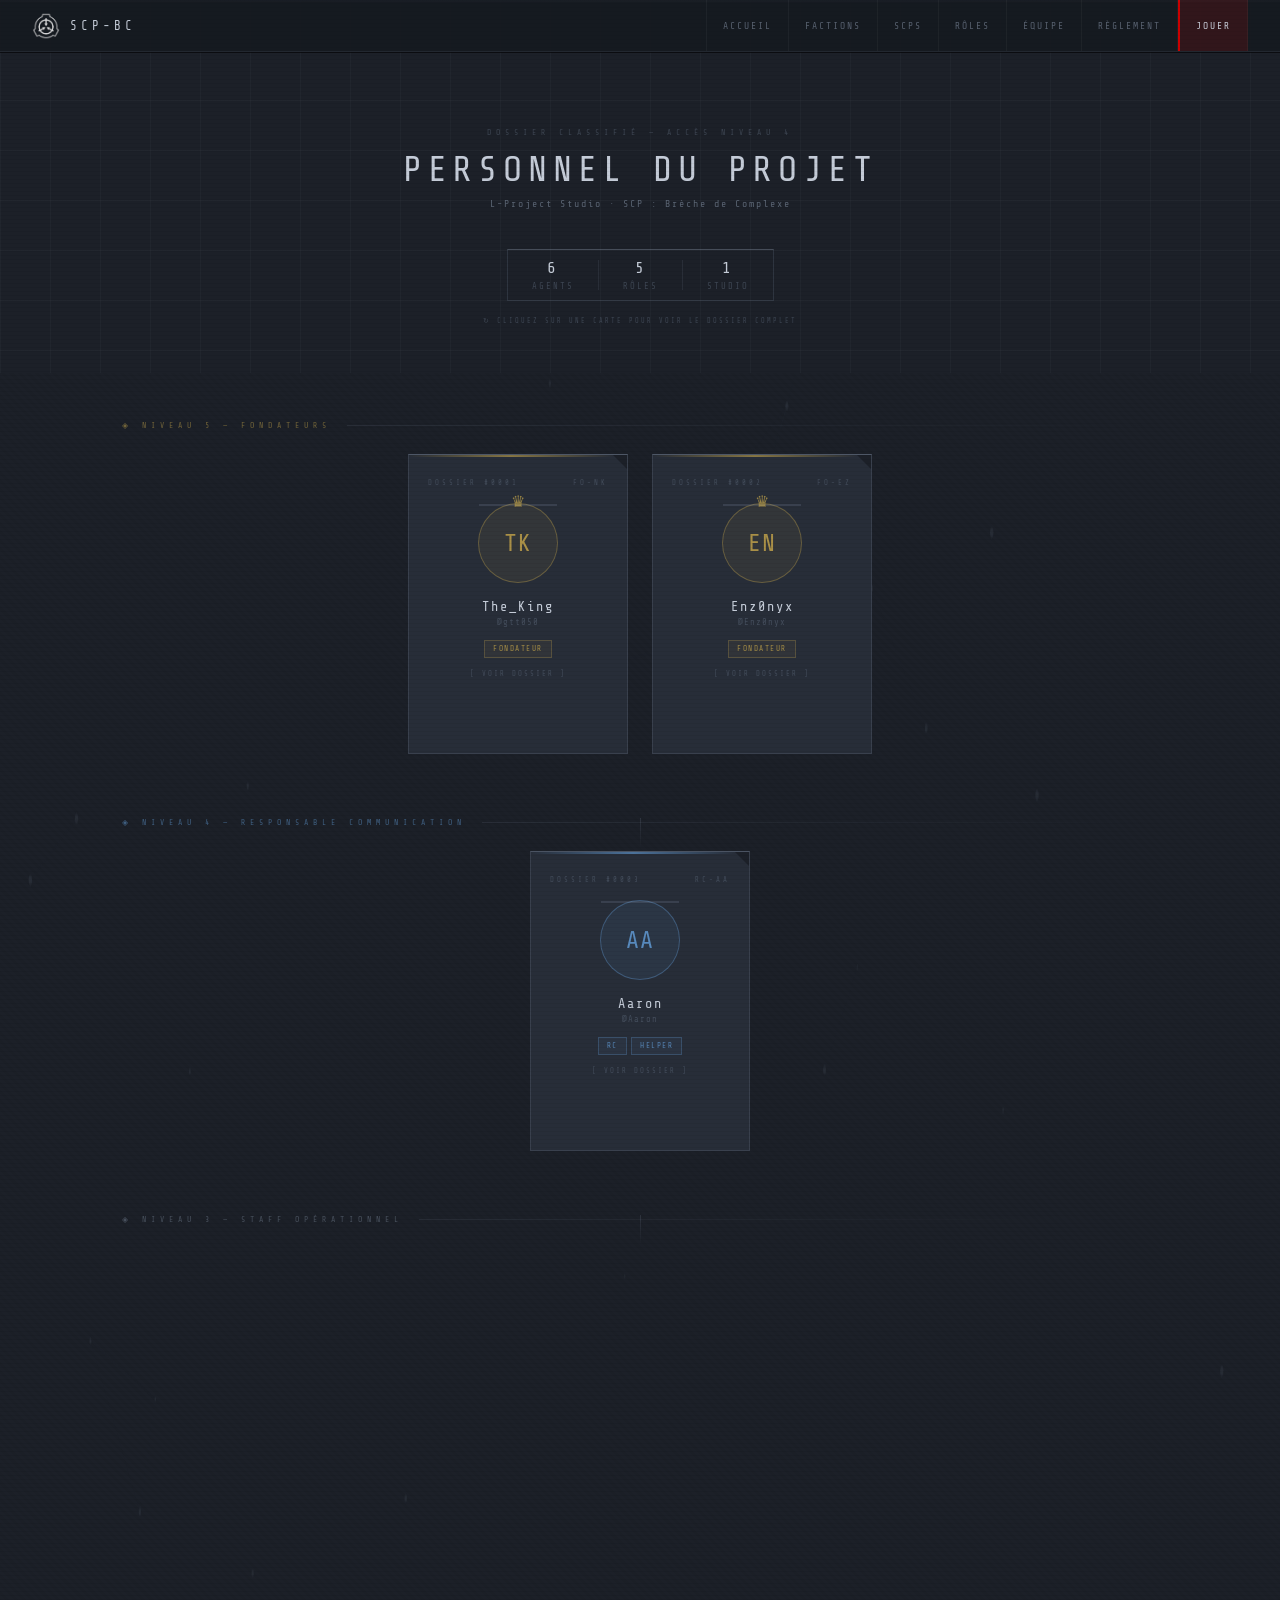
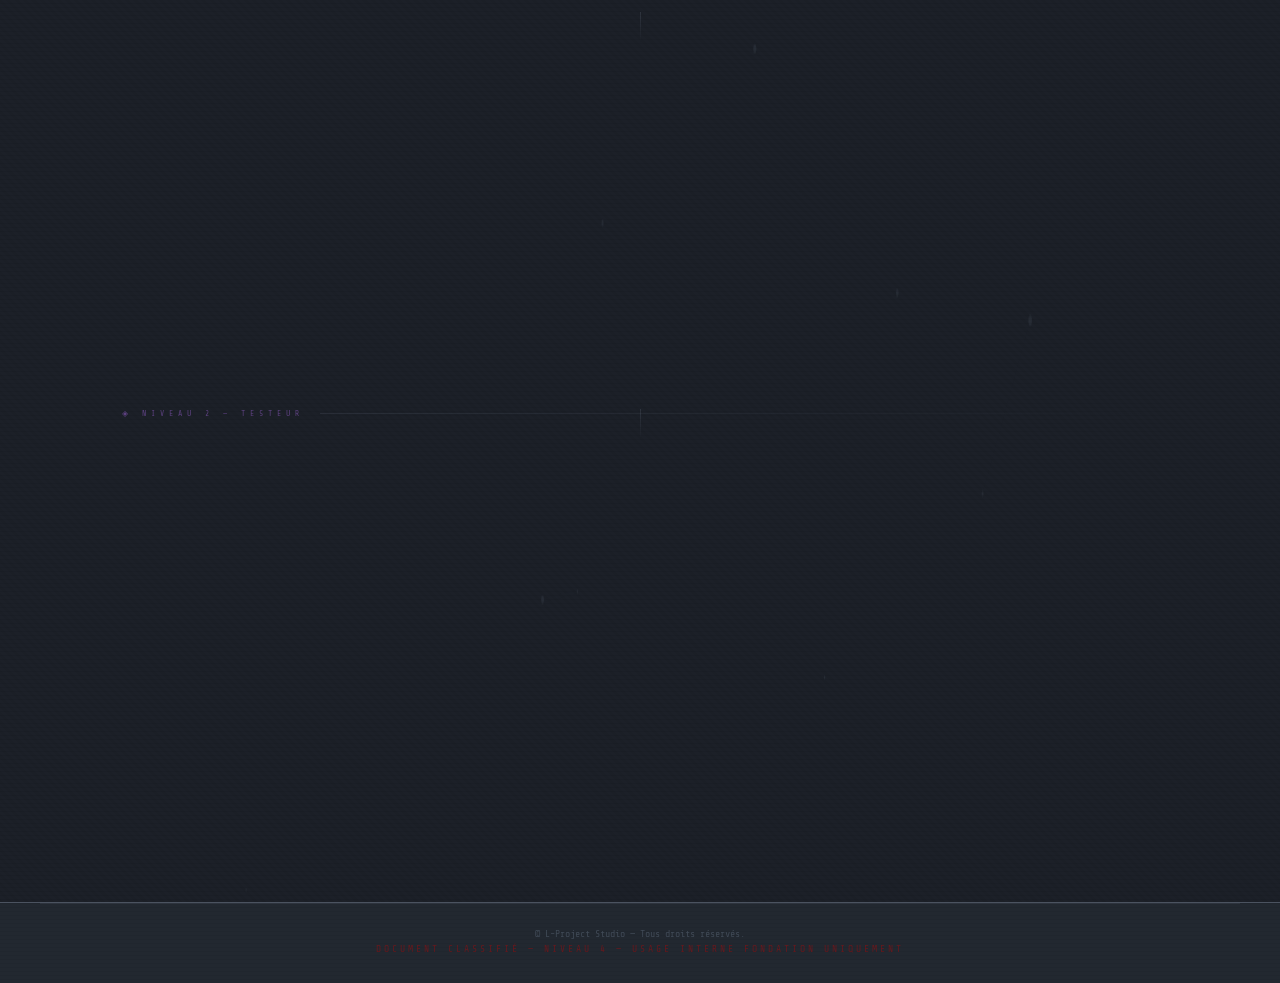
<file: personnel.html>
﻿<!DOCTYPE html>
<html lang="fr">
<head>
  <meta charset="UTF-8" />
  <meta name="viewport" content="width=device-width, initial-scale=1.0" />
  <title>Personnel — SCP : Brèche de Complexe</title>
  <link rel="icon" type="image/png" href="img/logo-scp.png" />
  <link rel="stylesheet" href="css/style.css" />
  <link rel="stylesheet" href="css/animations.css" />
  <link rel="stylesheet" href="css/ui-game.css" />
  <link rel="stylesheet" href="css/epic.css" />
  <link rel="stylesheet" href="css/final.css" />
  <link rel="stylesheet" href="css/personnel2.css" />
  <link href="https://fonts.googleapis.com/css2?family=Share+Tech+Mono&display=swap" rel="stylesheet" />
  <link rel="stylesheet" href="https://cdnjs.cloudflare.com/ajax/libs/font-awesome/6.5.0/css/all.min.css" />
</head>
<body>
  <div class="scanlines"></div>
  <div class="scan-line"></div>
  <canvas id="network-canvas"></canvas>
  <div id="scroll-progress"></div>

  <nav class="navbar" id="navbar">
    <div class="nav-logo">
      <a href="index.html" style="text-decoration:none;display:flex;align-items:center;gap:0.6rem">
        <img src="img/logo-scp.png" alt="SCP:BC" style="height:28px;width:28px;object-fit:contain;opacity:0.85;" />
        <span style="font-family:'Share Tech Mono',monospace;font-size:0.78rem;letter-spacing:4px;color:var(--white)">SCP-BC</span>
      </a>
    </div>
    <div class="nav-toggle" id="navToggle"><span></span><span></span><span></span></div>
    <ul class="nav-links" id="navLinks">
      <li><a href="index.html">Accueil</a></li>
      <li><a href="index.html#factions">Factions</a></li>
      <li><a href="index.html#scps">SCPs</a></li>
      <li><a href="roles.html">Rôles</a></li>
      <li><a href="personnel.html">Équipe</a></li>
      <li><a href="reglement.html">Règlement</a></li>
      <li><a href="https://www.roblox.com" target="_blank" class="nav-cta">JOUER</a></li>
    </ul>
  </nav>

  <!-- HERO -->
  <div class="p2-hero">
    <div class="p2-hero-bg"></div>
    <div class="p2-hero-scan"></div>
    <div class="p2-hero-content reveal">
      <span class="p2-tag">DOSSIER CLASSIFIÉ — ACCÈS NIVEAU 4</span>
      <h1 class="p2-title">Personnel du Projet</h1>
      <p class="p2-subtitle">L-Project Studio · SCP : Brèche de Complexe</p>
      <div class="p2-agent-count">
        <div class="p2-count-item">
          <span class="p2-count-num">6</span>
          <span>AGENTS</span>
        </div>
        <div style="width:1px;height:30px;background:rgba(160,175,200,0.1)"></div>
        <div class="p2-count-item">
          <span class="p2-count-num">5</span>
          <span>RÔLES</span>
        </div>
        <div style="width:1px;height:30px;background:rgba(160,175,200,0.1)"></div>
        <div class="p2-count-item">
          <span class="p2-count-num">1</span>
          <span>STUDIO</span>
        </div>
      </div>
      <p style="font-family:'Share Tech Mono',monospace;font-size:0.42rem;color:var(--label);letter-spacing:2px;margin-top:1rem">
        ↻ CLIQUEZ SUR UNE CARTE POUR VOIR LE DOSSIER COMPLET
      </p>
    </div>
  </div>

  <!-- ORGANIGRAMME -->
  <div class="p2-org">

    <!-- TIER 1 : FONDATEURS -->
    <div class="p2-tier reveal">
      <div class="p2-tier-label">
        <span style="color:rgba(200,168,75,0.5)">◈ NIVEAU 5 — FONDATEURS</span>
      </div>
      <div class="p2-cards">

        <!-- The_King -->
        <div class="agent-card founder reveal" onclick="this.classList.toggle('flipped')">
          <div class="tilt-shine"></div>
          <div class="agent-front">
            <div class="agent-top-bar"></div>
            <div class="agent-file-num">
              <span>DOSSIER #0001</span>
              <span>FO-NK</span>
            </div>
            <div class="agent-photo">
              <span class="crown-badge">♛</span>
              TK
            </div>
            <div class="agent-name">The_King</div>
            <div class="agent-roblox">@gtt050</div>
            <div class="agent-badges">
              <span class="agent-badge">FONDATEUR</span>
            </div>
            <div class="agent-hint">[ VOIR DOSSIER ]</div>
          </div>
          <div class="agent-back">
            <div class="agent-top-bar"></div>
            <div class="agent-back-title">DOSSIER AGENT</div>
            <div class="agent-stat-row">
              <span class="agent-stat-key">RÔLE</span>
              <div class="agent-stat-bar-wrap"><div class="agent-stat-bar-fill" style="width:100%"></div></div>
              <span class="agent-stat-val">Fondateur</span>
            </div>
            <div class="agent-stat-row">
              <span class="agent-stat-key">STUDIO</span>
              <div class="agent-stat-bar-wrap"><div class="agent-stat-bar-fill" style="width:100%"></div></div>
              <span class="agent-stat-val">L-Project</span>
            </div>
            <div class="agent-stat-row">
              <span class="agent-stat-key">STATUT</span>
              <div class="agent-stat-bar-wrap"><div class="agent-stat-bar-fill" style="width:100%"></div></div>
              <span class="agent-stat-val">ACTIF</span>
            </div>
            <div class="agent-clearance">NIV.5 — O5 CLEARANCE</div>
            <div class="agent-hint">[ RETOURNER ]</div>
          </div>
        </div>

        <!-- Enz0nyx -->
        <div class="agent-card founder reveal" onclick="this.classList.toggle('flipped')">
          <div class="tilt-shine"></div>
          <div class="agent-front">
            <div class="agent-top-bar"></div>
            <div class="agent-file-num">
              <span>DOSSIER #0002</span>
              <span>FO-EZ</span>
            </div>
            <div class="agent-photo">
              <span class="crown-badge">♛</span>
              EN
            </div>
            <div class="agent-name">Enz0nyx</div>
            <div class="agent-roblox">@Enz0nyx</div>
            <div class="agent-badges">
              <span class="agent-badge">FONDATEUR</span>
            </div>
            <div class="agent-hint">[ VOIR DOSSIER ]</div>
          </div>
          <div class="agent-back">
            <div class="agent-top-bar"></div>
            <div class="agent-back-title">DOSSIER AGENT</div>
            <div class="agent-stat-row">
              <span class="agent-stat-key">RÔLE</span>
              <div class="agent-stat-bar-wrap"><div class="agent-stat-bar-fill" style="width:100%"></div></div>
              <span class="agent-stat-val">Fondateur</span>
            </div>
            <div class="agent-stat-row">
              <span class="agent-stat-key">STUDIO</span>
              <div class="agent-stat-bar-wrap"><div class="agent-stat-bar-fill" style="width:100%"></div></div>
              <span class="agent-stat-val">L-Project</span>
            </div>
            <div class="agent-stat-row">
              <span class="agent-stat-key">STATUT</span>
              <div class="agent-stat-bar-wrap"><div class="agent-stat-bar-fill" style="width:100%"></div></div>
              <span class="agent-stat-val">ACTIF</span>
            </div>
            <div class="agent-clearance">NIV.5 — O5 CLEARANCE</div>
            <div class="agent-hint">[ RETOURNER ]</div>
          </div>
        </div>

      </div>
    </div>

    <!-- TIER 2 : RC -->
    <div class="p2-tier-line"></div>
    <div class="p2-tier reveal">
      <div class="p2-tier-label">
        <span style="color:rgba(100,160,220,0.5)">◈ NIVEAU 4 — RESPONSABLE COMMUNICATION</span>
      </div>
      <div class="p2-cards">

        <!-- Aaron -->
        <div class="agent-card rc reveal" onclick="this.classList.toggle('flipped')">
          <div class="tilt-shine"></div>
          <div class="agent-front">
            <div class="agent-top-bar"></div>
            <div class="agent-file-num">
              <span>DOSSIER #0003</span>
              <span>RC-AA</span>
            </div>
            <div class="agent-photo">AA</div>
            <div class="agent-name">Aaron</div>
            <div class="agent-roblox">@Aaron</div>
            <div class="agent-badges">
              <span class="agent-badge">RC</span>
              <span class="agent-badge">HELPER</span>
            </div>
            <div class="agent-hint">[ VOIR DOSSIER ]</div>
          </div>
          <div class="agent-back">
            <div class="agent-top-bar"></div>
            <div class="agent-back-title">DOSSIER AGENT</div>
            <div class="agent-stat-row">
              <span class="agent-stat-key">RÔLE</span>
              <div class="agent-stat-bar-wrap"><div class="agent-stat-bar-fill" style="width:90%"></div></div>
              <span class="agent-stat-val">Resp. Com.</span>
            </div>
            <div class="agent-stat-row">
              <span class="agent-stat-key">SPÉC.</span>
              <div class="agent-stat-bar-wrap"><div class="agent-stat-bar-fill" style="width:85%"></div></div>
              <span class="agent-stat-val">Helper</span>
            </div>
            <div class="agent-stat-row">
              <span class="agent-stat-key">STATUT</span>
              <div class="agent-stat-bar-wrap"><div class="agent-stat-bar-fill" style="width:100%"></div></div>
              <span class="agent-stat-val">ACTIF</span>
            </div>
            <div class="agent-clearance">NIV.4 — ACCRÉDITÉ</div>
            <div class="agent-hint">[ RETOURNER ]</div>
          </div>
        </div>

      </div>
    </div>

    <!-- TIER 3 : STAFF -->
    <div class="p2-tier-line"></div>
    <div class="p2-tier reveal">
      <div class="p2-tier-label">
        <span style="color:rgba(140,155,175,0.4)">◈ NIVEAU 3 — STAFF OPÉRATIONNEL</span>
      </div>
      <div class="p2-cards">
        <!-- Lulu9872 -->
        <div class="agent-card dev reveal" onclick="this.classList.toggle('flipped')">
          <div class="tilt-shine"></div>
          <div class="agent-front">
            <div class="agent-top-bar"></div>
            <div class="agent-file-num">
              <span>DOSSIER #0004</span>
              <span>DEV-LU</span>
            </div>
            <div class="agent-photo">LU</div>
            <div class="agent-name">Lulu9872</div>
            <div class="agent-roblox">@Lulu9872</div>
            <div class="agent-badges">
              <span class="agent-badge">DÉVELOPPEUR</span>
            </div>
            <div class="agent-hint">[ VOIR DOSSIER ]</div>
          </div>
          <div class="agent-back">
            <div class="agent-top-bar"></div>
            <div class="agent-back-title">DOSSIER AGENT</div>
            <div class="agent-stat-row">
              <span class="agent-stat-key">RÔLE</span>
              <div class="agent-stat-bar-wrap"><div class="agent-stat-bar-fill" style="width:100%"></div></div>
              <span class="agent-stat-val">Dev</span>
            </div>
            <div class="agent-stat-row">
              <span class="agent-stat-key">SPÉC.</span>
              <div class="agent-stat-bar-wrap"><div class="agent-stat-bar-fill" style="width:88%"></div></div>
              <span class="agent-stat-val">Scripting</span>
            </div>
            <div class="agent-stat-row">
              <span class="agent-stat-key">STATUT</span>
              <div class="agent-stat-bar-wrap"><div class="agent-stat-bar-fill" style="width:100%"></div></div>
              <span class="agent-stat-val">ACTIF</span>
            </div>
            <div class="agent-clearance">NIV.4 — ACCRÉDITÉ</div>
            <div class="agent-hint">[ RETOURNER ]</div>
          </div>
        </div>

        <!-- Tiludrs -->
      </div>
    </div>

    <!-- TIER 4 : MODÉRATEUR -->
    <div class="p2-tier-line"></div>
    <div class="p2-tier reveal">
      <div class="p2-tier-label">
        <span style="color:rgba(80,180,220,0.5)">◈ NIVEAU 3 — MODÉRATEUR</span>
      </div>
      <div class="p2-cards">
        <div class="agent-card mod reveal" onclick="this.classList.toggle('flipped')">
          <div class="tilt-shine"></div>
          <div class="agent-front">
            <div class="agent-top-bar"></div>
            <div class="agent-file-num"><span>DOSSIER #0006</span><span>MOD-NP</span></div>
            <div class="agent-photo">NP</div>
            <div class="agent-name">Neptune.</div>
            <div class="agent-roblox">@clovis_of_</div>
            <div class="agent-badges"><span class="agent-badge">MODÉRATEUR</span></div>
            <div class="agent-hint">[ VOIR DOSSIER ]</div>
          </div>
          <div class="agent-back">
            <div class="agent-top-bar"></div>
            <div class="agent-back-title">DOSSIER AGENT</div>
            <div class="agent-stat-row"><span class="agent-stat-key">RÔLE</span><div class="agent-stat-bar-wrap"><div class="agent-stat-bar-fill" style="width:85%"></div></div><span class="agent-stat-val">Modérateur</span></div>
            <div class="agent-stat-row"><span class="agent-stat-key">SPÉC.</span><div class="agent-stat-bar-wrap"><div class="agent-stat-bar-fill" style="width:80%"></div></div><span class="agent-stat-val">Modération</span></div>
            <div class="agent-stat-row"><span class="agent-stat-key">STATUT</span><div class="agent-stat-bar-wrap"><div class="agent-stat-bar-fill" style="width:100%"></div></div><span class="agent-stat-val">ACTIF</span></div>
            <div class="agent-clearance">NIV.3 — ACCRÉDITÉ</div>
            <div class="agent-hint">[ RETOURNER ]</div>
          </div>
        </div>
      </div>
    </div>

    <!-- TIER 5 : TESTEUR -->
    <div class="p2-tier-line"></div>
    <div class="p2-tier reveal">
      <div class="p2-tier-label">
        <span style="color:rgba(160,100,220,0.5)">◈ NIVEAU 2 — TESTEUR</span>
      </div>
      <div class="p2-cards">
        <div class="agent-card tester reveal" onclick="this.classList.toggle('flipped')">
          <div class="tilt-shine"></div>
          <div class="agent-front">
            <div class="agent-top-bar"></div>
            <div class="agent-file-num"><span>DOSSIER #0005</span><span>BT-TI</span></div>
            <div class="agent-photo">TI</div>
            <div class="agent-name">Tiludrs</div>
            <div class="agent-roblox">@Tiludrs</div>
            <div class="agent-badges"><span class="agent-badge">TESTEUR</span></div>
            <div class="agent-hint">[ VOIR DOSSIER ]</div>
          </div>
          <div class="agent-back">
            <div class="agent-top-bar"></div>
            <div class="agent-back-title">DOSSIER AGENT</div>
            <div class="agent-stat-row"><span class="agent-stat-key">RÔLE</span><div class="agent-stat-bar-wrap"><div class="agent-stat-bar-fill" style="width:80%"></div></div><span class="agent-stat-val">Testeur</span></div>
            <div class="agent-stat-row"><span class="agent-stat-key">SPÉC.</span><div class="agent-stat-bar-wrap"><div class="agent-stat-bar-fill" style="width:75%"></div></div><span class="agent-stat-val">QA / Bêta</span></div>
            <div class="agent-stat-row"><span class="agent-stat-key">STATUT</span><div class="agent-stat-bar-wrap"><div class="agent-stat-bar-fill" style="width:100%"></div></div><span class="agent-stat-val">ACTIF</span></div>
            <div class="agent-clearance">NIV.2 — ACCRÉDITÉ</div>
            <div class="agent-hint">[ RETOURNER ]</div>
          </div>
        </div>

        <!-- Neptune -->
      </div>
    </div>

  </div><!-- end p2-org -->

  <footer class="footer">
    <div class="footer-bottom" style="border-top:1px solid rgba(160,175,200,0.1);padding:1.5rem 2rem;text-align:center">
      <p style="font-size:0.62rem;color:var(--label)">© L-Project Studio — Tous droits réservés.</p>
      <p class="footer-classify">DOCUMENT CLASSIFIÉ — NIVEAU 4 — USAGE INTERNE FONDATION UNIQUEMENT</p>
    </div>
  </footer>

  <script src="js/main.js"></script>
  <script src="js/effects.js"></script>
  <script src="js/epic.js"></script>
  <script src="js/final.js"></script>
  <script>
    // Tilt 3D spécifique aux agent-cards (face avant seulement)
    document.querySelectorAll('.agent-card').forEach(card => {
      const shine = card.querySelector('.tilt-shine');
      card.addEventListener('mousemove', (e) => {
        if (card.classList.contains('flipped')) return;
        const rect = card.getBoundingClientRect();
        const cx = rect.left + rect.width  / 2;
        const cy = rect.top  + rect.height / 2;
        const dx = (e.clientX - cx) / (rect.width  / 2);
        const dy = (e.clientY - cy) / (rect.height / 2);
        card.style.transform = `perspective(700px) rotateX(${dy * -10}deg) rotateY(${dx * 10}deg) scale(1.04)`;
        if (shine) {
          const mx = ((e.clientX - rect.left) / rect.width  * 100).toFixed(1);
          const my = ((e.clientY - rect.top)  / rect.height * 100).toFixed(1);
          shine.style.setProperty('--mx', mx + '%');
          shine.style.setProperty('--my', my + '%');
        }
      });
      card.addEventListener('mouseleave', () => {
        if (!card.classList.contains('flipped'))
          card.style.transform = '';
      });
    });

    // Animer les barres du verso au flip
    document.querySelectorAll('.agent-card').forEach(card => {
      card.addEventListener('click', () => {
        setTimeout(() => {
          card.querySelectorAll('.agent-stat-bar-fill').forEach(bar => {
            const w = bar.style.width;
            bar.style.width = '0';
            setTimeout(() => { bar.style.width = w; }, 50);
          });
        }, 300);
      });
    });
  </script>
</body>
</html>
</file>
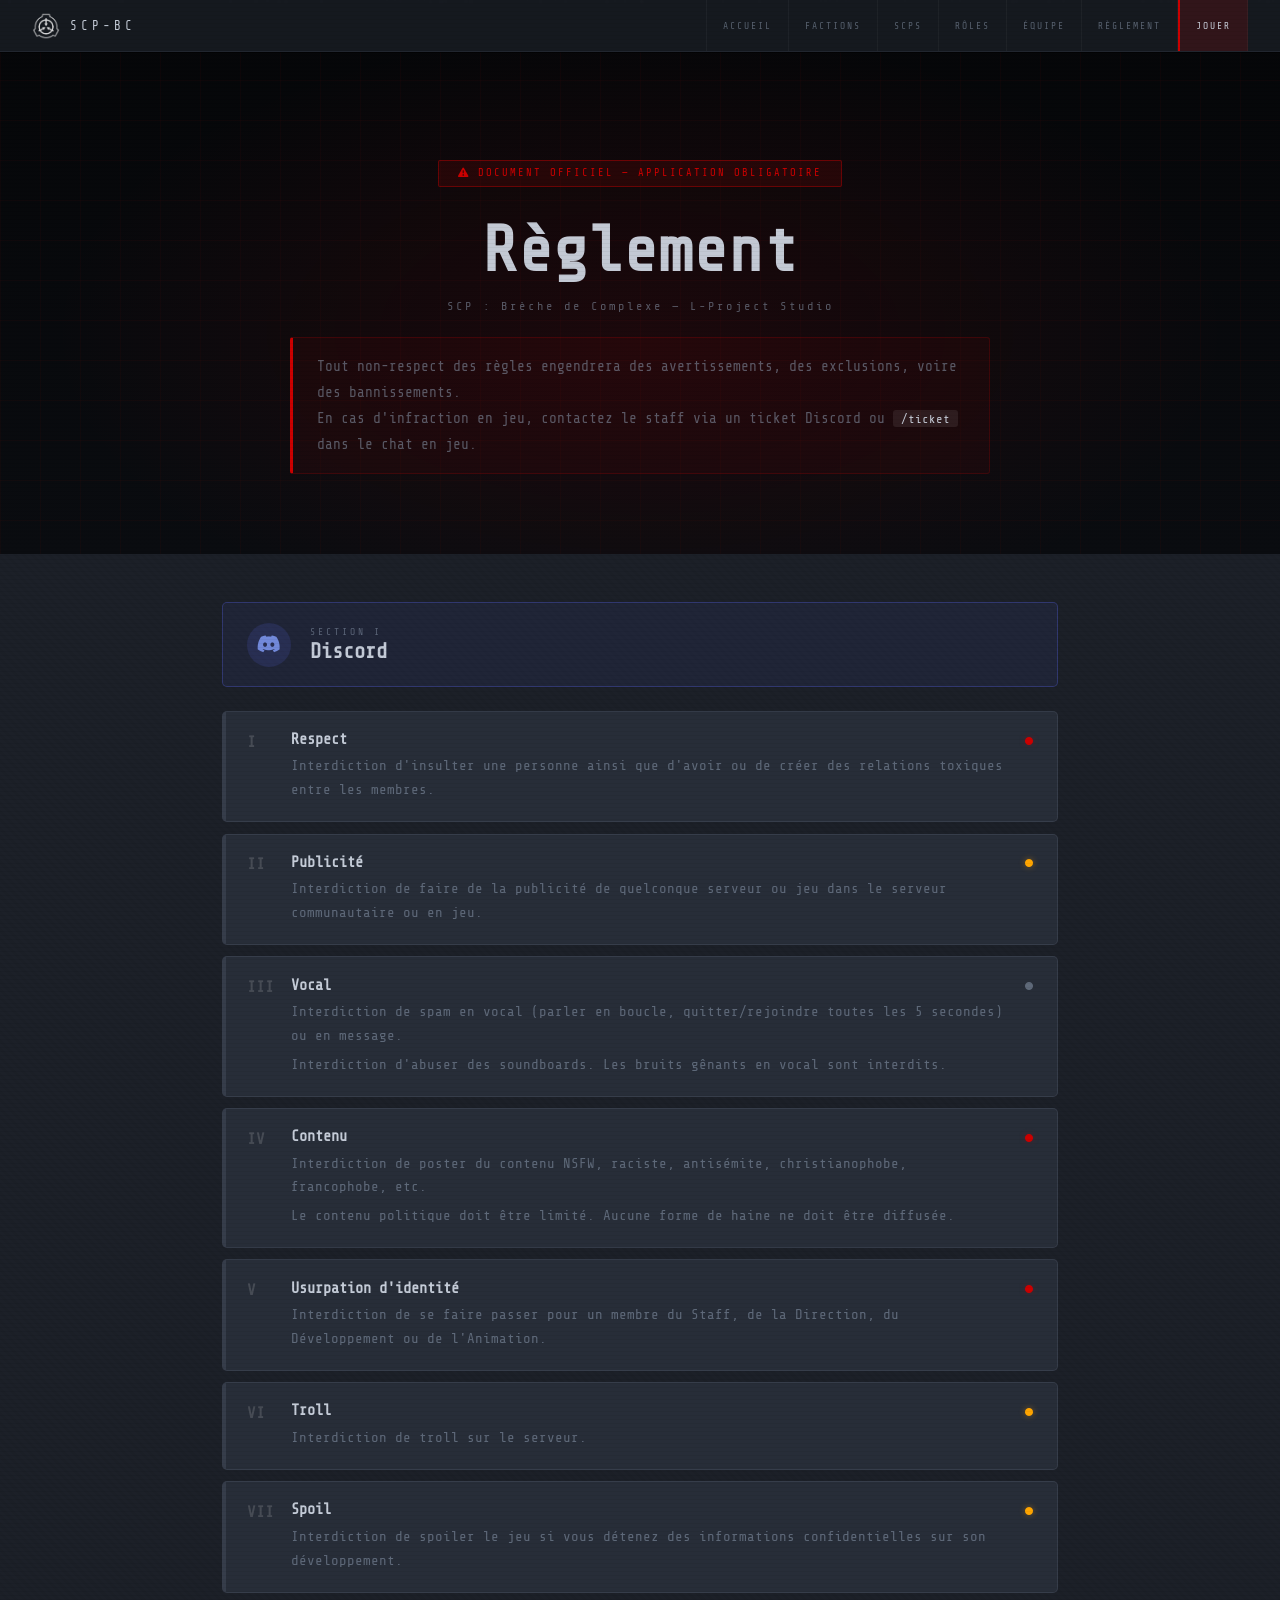
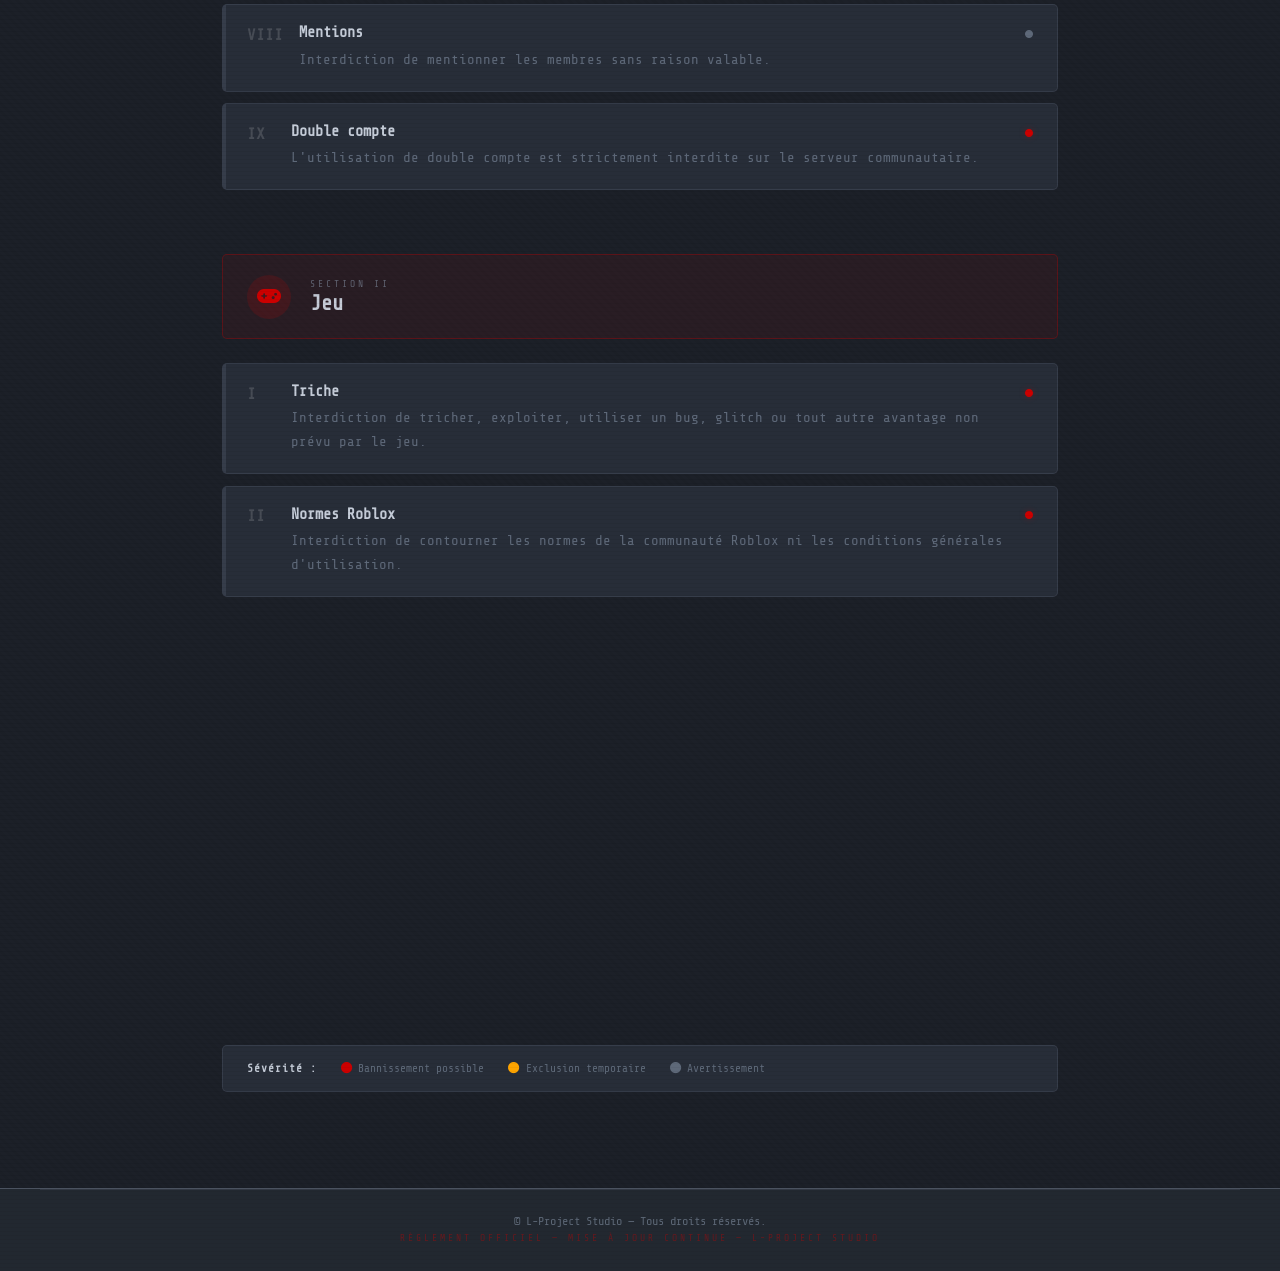
<file: reglement.html>
﻿<!DOCTYPE html>
<html lang="fr">
<head>
  <meta charset="UTF-8" />
  <meta name="viewport" content="width=device-width, initial-scale=1.0" />
  <title>Règlement — SCP : Brèche de Complexe</title>
  <link rel="icon" type="image/png" href="img/logo-scp.png" />
  <link rel="stylesheet" href="css/style.css" />
  <link rel="stylesheet" href="css/animations.css" />
  <link rel="stylesheet" href="css/ui-game.css" />
  <link href="https://fonts.googleapis.com/css2?family=Share+Tech+Mono&family=Orbitron:wght@400;700;900&family=Rajdhani:wght@300;400;600;700&display=swap" rel="stylesheet" />
  <link rel="stylesheet" href="https://cdnjs.cloudflare.com/ajax/libs/font-awesome/6.5.0/css/all.min.css" />
  <link rel="stylesheet" href="css/reglement.css" />
</head>
<body>
  <div class="scanlines"></div>
  <div id="particles-container"></div>

  <!-- NAVBAR -->
  <nav class="navbar" id="navbar">
    <div class="nav-logo">
      <a href="index.html" style="text-decoration:none;display:flex;align-items:center;gap:0.6rem">
        <img src="img/logo-scp.png" alt="SCP:BC" style="height:28px;width:28px;object-fit:contain;opacity:0.85;" />
        <span style="font-family:'Share Tech Mono',monospace;font-size:0.78rem;letter-spacing:4px;color:var(--white)">SCP-BC</span>
      </a>
    </div>
    <div class="nav-toggle" id="navToggle">
      <span></span><span></span><span></span>
    </div>
    <ul class="nav-links" id="navLinks">
      <li><a href="index.html">Accueil</a></li>
      <li><a href="index.html#factions">Factions</a></li>
      <li><a href="index.html#scps">SCPs</a></li>
      <li><a href="roles.html">Rôles</a></li>
      <li><a href="personnel.html">Équipe</a></li>
      <li><a href="reglement.html">Règlement</a></li>
      <li><a href="https://www.roblox.com" target="_blank" class="nav-cta">JOUER</a></li>
    </ul>
  </nav>

  <!-- HERO -->
  <div class="regl-hero">
    <div class="regl-hero-bg"></div>
    <div class="regl-hero-content">
      <div class="regl-alert-badge">
        <i class="fas fa-triangle-exclamation"></i>
        DOCUMENT OFFICIEL — APPLICATION OBLIGATOIRE
      </div>
      <h1 class="regl-title glitch-text" data-text="Règlement">Règlement</h1>
      <p class="regl-subtitle">SCP : Brèche de Complexe — L-Project Studio</p>
      <p class="regl-warning">
        Tout non-respect des règles engendrera des avertissements, des exclusions, voire des bannissements.<br/>
        En cas d'infraction en jeu, contactez le staff via un ticket Discord ou <span class="code-inline">/ticket</span> dans le chat en jeu.
      </p>
    </div>
  </div>

  <!-- CONTENU -->
  <main class="regl-main">

    <!-- DISCORD -->
    <div class="regl-category reveal">
      <div class="regl-cat-header discord">
        <div class="regl-cat-icon"><i class="fab fa-discord"></i></div>
        <div>
          <span class="regl-cat-tag">SECTION I</span>
          <h2>Discord</h2>
        </div>
      </div>

      <div class="rules-list">

        <div class="rule-item reveal">
          <div class="rule-num">I</div>
          <div class="rule-body">
            <h3>Respect</h3>
            <p>Interdiction d'insulter une personne ainsi que d'avoir ou de créer des relations toxiques entre les membres.</p>
          </div>
          <div class="rule-severity high"><i class="fas fa-circle"></i></div>
        </div>

        <div class="rule-item reveal">
          <div class="rule-num">II</div>
          <div class="rule-body">
            <h3>Publicité</h3>
            <p>Interdiction de faire de la publicité de quelconque serveur ou jeu dans le serveur communautaire ou en jeu.</p>
          </div>
          <div class="rule-severity med"><i class="fas fa-circle"></i></div>
        </div>

        <div class="rule-item reveal">
          <div class="rule-num">III</div>
          <div class="rule-body">
            <h3>Vocal</h3>
            <p>Interdiction de spam en vocal (parler en boucle, quitter/rejoindre toutes les 5 secondes) ou en message.</p>
            <p>Interdiction d'abuser des soundboards. Les bruits gênants en vocal sont interdits.</p>
          </div>
          <div class="rule-severity low"><i class="fas fa-circle"></i></div>
        </div>

        <div class="rule-item reveal">
          <div class="rule-num">IV</div>
          <div class="rule-body">
            <h3>Contenu</h3>
            <p>Interdiction de poster du contenu NSFW, raciste, antisémite, christianophobe, francophobe, etc.</p>
            <p>Le contenu politique doit être limité. Aucune forme de haine ne doit être diffusée.</p>
          </div>
          <div class="rule-severity high"><i class="fas fa-circle"></i></div>
        </div>

        <div class="rule-item reveal">
          <div class="rule-num">V</div>
          <div class="rule-body">
            <h3>Usurpation d'identité</h3>
            <p>Interdiction de se faire passer pour un membre du Staff, de la Direction, du Développement ou de l'Animation.</p>
          </div>
          <div class="rule-severity high"><i class="fas fa-circle"></i></div>
        </div>

        <div class="rule-item reveal">
          <div class="rule-num">VI</div>
          <div class="rule-body">
            <h3>Troll</h3>
            <p>Interdiction de troll sur le serveur.</p>
          </div>
          <div class="rule-severity med"><i class="fas fa-circle"></i></div>
        </div>

        <div class="rule-item reveal">
          <div class="rule-num">VII</div>
          <div class="rule-body">
            <h3>Spoil</h3>
            <p>Interdiction de spoiler le jeu si vous détenez des informations confidentielles sur son développement.</p>
          </div>
          <div class="rule-severity med"><i class="fas fa-circle"></i></div>
        </div>

        <div class="rule-item reveal">
          <div class="rule-num">VIII</div>
          <div class="rule-body">
            <h3>Mentions</h3>
            <p>Interdiction de mentionner les membres sans raison valable.</p>
          </div>
          <div class="rule-severity low"><i class="fas fa-circle"></i></div>
        </div>

        <div class="rule-item reveal">
          <div class="rule-num">IX</div>
          <div class="rule-body">
            <h3>Double compte</h3>
            <p>L'utilisation de double compte est strictement interdite sur le serveur communautaire.</p>
          </div>
          <div class="rule-severity high"><i class="fas fa-circle"></i></div>
        </div>

      </div>
    </div>

    <!-- JEU -->
    <div class="regl-category reveal">
      <div class="regl-cat-header game">
        <div class="regl-cat-icon"><i class="fas fa-gamepad"></i></div>
        <div>
          <span class="regl-cat-tag">SECTION II</span>
          <h2>Jeu</h2>
        </div>
      </div>

      <div class="rules-list">

        <div class="rule-item reveal">
          <div class="rule-num">I</div>
          <div class="rule-body">
            <h3>Triche</h3>
            <p>Interdiction de tricher, exploiter, utiliser un bug, glitch ou tout autre avantage non prévu par le jeu.</p>
          </div>
          <div class="rule-severity high"><i class="fas fa-circle"></i></div>
        </div>

        <div class="rule-item reveal">
          <div class="rule-num">II</div>
          <div class="rule-body">
            <h3>Normes Roblox</h3>
            <p>Interdiction de contourner les normes de la communauté Roblox ni les conditions générales d'utilisation.</p>
          </div>
          <div class="rule-severity high"><i class="fas fa-circle"></i></div>
        </div>

        <div class="rule-item reveal">
          <div class="rule-num">III</div>
          <div class="rule-body">
            <h3>Filtre du chat</h3>
            <p>Interdiction de contourner le filtre des âges du chat de Roblox.</p>
          </div>
          <div class="rule-severity med"><i class="fas fa-circle"></i></div>
        </div>

        <div class="rule-item reveal">
          <div class="rule-num">IV</div>
          <div class="rule-body">
            <h3>Team Up</h3>
            <p>Interdiction de s'allier à des groupes hostiles et de s'entraider, sauf lors d'un événement officiel.</p>
            <p class="rule-note"><i class="fas fa-info-circle"></i> Épargner une vie n'est pas considéré comme du team up.</p>
          </div>
          <div class="rule-severity med"><i class="fas fa-circle"></i></div>
        </div>

        <div class="rule-item reveal">
          <div class="rule-num">V</div>
          <div class="rule-body">
            <h3>Meta Gaming</h3>
            <p>Interdiction de donner des informations aux joueurs qu'ils ne sont pas censés pouvoir connaître en temps normal.</p>
          </div>
          <div class="rule-severity med"><i class="fas fa-circle"></i></div>
        </div>

      </div>
    </div>

    <!-- LÉGENDE -->
    <div class="regl-legend reveal">
      <span class="legend-title">Sévérité :</span>
      <span class="legend-item"><i class="fas fa-circle high"></i> Bannissement possible</span>
      <span class="legend-item"><i class="fas fa-circle med"></i> Exclusion temporaire</span>
      <span class="legend-item"><i class="fas fa-circle low"></i> Avertissement</span>
    </div>

  </main>

  <!-- FOOTER -->
  <footer class="footer">
    <div class="footer-bottom" style="border-top:1px solid var(--grey); padding:1.5rem 2rem; text-align:center;">
      <p style="font-size:0.75rem; color:var(--white-dim)">© L-Project Studio — Tous droits réservés.</p>
      <p class="footer-classify">RÈGLEMENT OFFICIEL — MISE À JOUR CONTINUE — L-PROJECT STUDIO</p>
    </div>
  </footer>

  <script src="js/main.js"></script>
  <script src="js/effects.js"></script>
</body>
</html>
</file>
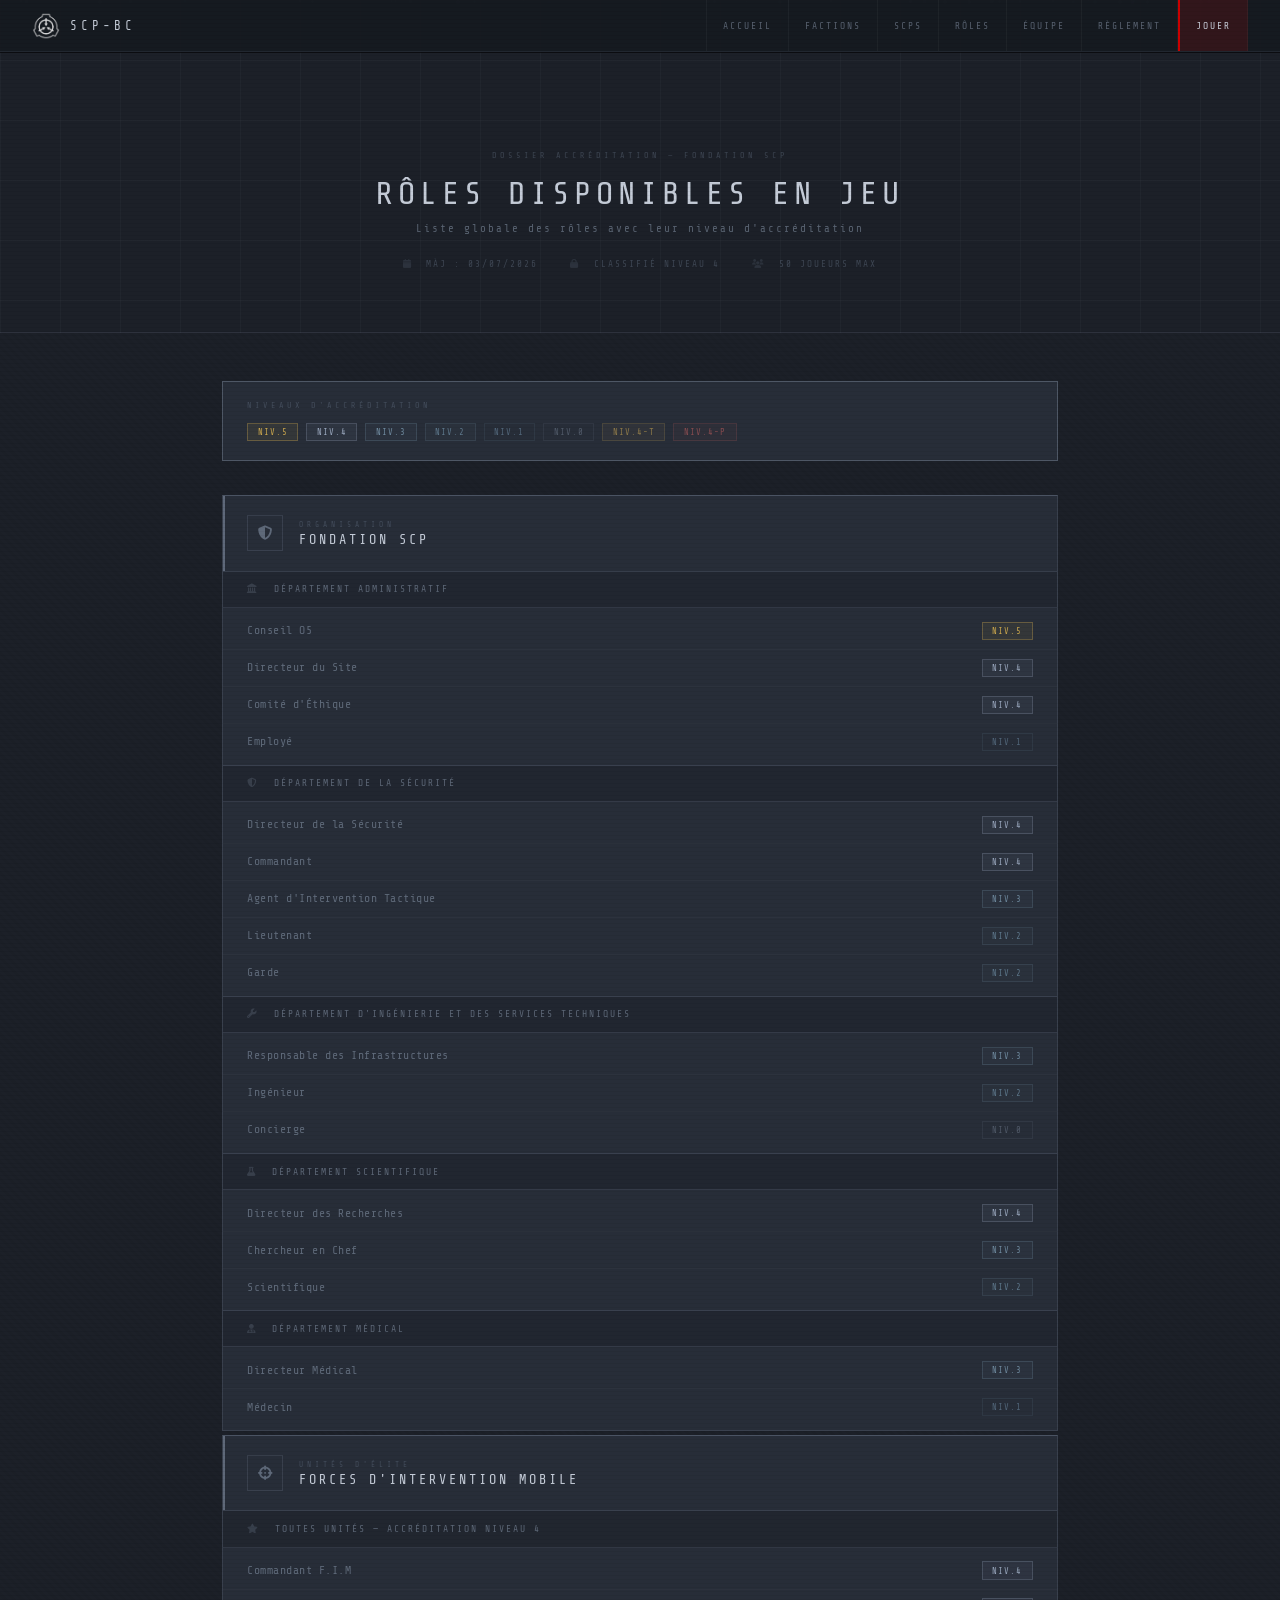
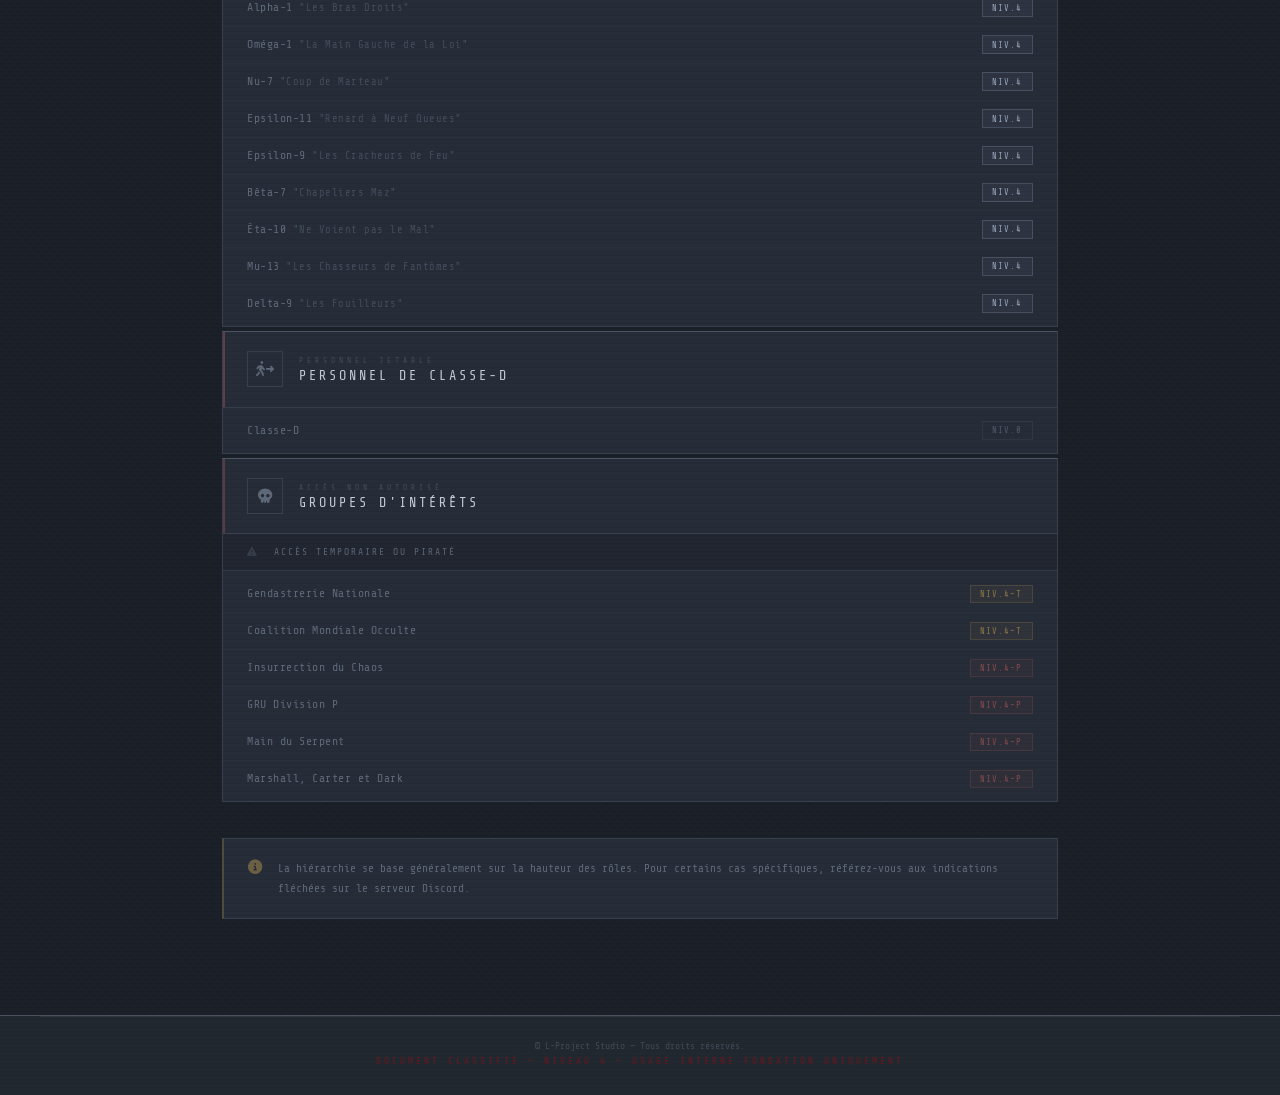
<file: roles.html>
﻿<!DOCTYPE html>
<html lang="fr">
<head>
  <meta charset="UTF-8" />
  <meta name="viewport" content="width=device-width, initial-scale=1.0" />
  <title>Rôles — SCP : Brèche de Complexe</title>
  <link rel="icon" type="image/png" href="img/logo-scp.png" />
  <link rel="stylesheet" href="css/style.css" />
  <link rel="stylesheet" href="css/animations.css" />
  <link rel="stylesheet" href="css/ui-game.css" />
  <link rel="stylesheet" href="css/roles.css" />
  <link href="https://fonts.googleapis.com/css2?family=Share+Tech+Mono&display=swap" rel="stylesheet" />
  <link rel="stylesheet" href="https://cdnjs.cloudflare.com/ajax/libs/font-awesome/6.5.0/css/all.min.css" />
</head>
<body>
  <div class="scanlines"></div>
  <div id="particles-container"></div>

  <nav class="navbar" id="navbar">
    <div class="nav-logo">
      <a href="index.html" style="text-decoration:none;display:flex;align-items:center;gap:0.6rem">
        <img src="img/logo-scp.png" alt="SCP:BC" style="height:28px;width:28px;object-fit:contain;opacity:0.85;" />
        <span style="font-family:'Share Tech Mono',monospace;font-size:0.78rem;letter-spacing:4px;color:var(--white)">SCP-BC</span>
      </a>
    </div>
    <div class="nav-toggle" id="navToggle"><span></span><span></span><span></span></div>
    <ul class="nav-links" id="navLinks">
      <li><a href="index.html">Accueil</a></li>
      <li><a href="index.html#factions">Factions</a></li>
      <li><a href="index.html#scps">SCPs</a></li>
      <li><a href="roles.html">Rôles</a></li>
      <li><a href="personnel.html">Équipe</a></li>
      <li><a href="reglement.html">Règlement</a></li>
      <li><a href="https://www.roblox.com" target="_blank" class="nav-cta">JOUER</a></li>
    </ul>
  </nav>

  <!-- HERO -->
  <div class="roles-hero">
    <div class="roles-hero-bg"></div>
    <div class="roles-hero-content">
      <span class="r-tag">DOSSIER ACCRÉDITATION — FONDATION SCP</span>
      <h1 class="roles-title">RÔLES DISPONIBLES EN JEU</h1>
      <p class="roles-subtitle">Liste globale des rôles avec leur niveau d'accréditation</p>
      <div class="roles-meta">
        <span><i class="fas fa-calendar"></i> MÀJ : 03/07/2026</span>
        <span><i class="fas fa-lock"></i> CLASSIFIÉ NIVEAU 4</span>
        <span><i class="fas fa-users"></i> 50 JOUEURS MAX</span>
      </div>
    </div>
  </div>

  <main class="roles-main">

    <!-- LÉGENDE NIVEAUX -->
    <div class="levels-legend reveal">
      <span class="legend-title">NIVEAUX D'ACCRÉDITATION</span>
      <div class="levels-row">
        <div class="level-badge lv5">NIV.5</div>
        <div class="level-badge lv4">NIV.4</div>
        <div class="level-badge lv3">NIV.3</div>
        <div class="level-badge lv2">NIV.2</div>
        <div class="level-badge lv1">NIV.1</div>
        <div class="level-badge lv0">NIV.0</div>
        <div class="level-badge lv-temp">NIV.4-T</div>
        <div class="level-badge lv-pirate">NIV.4-P</div>
      </div>
    </div>

    <!-- FONDATION SCP -->
    <div class="roles-block reveal">
      <div class="block-header foundation">
        <div class="block-icon"><i class="fas fa-shield-alt"></i></div>
        <div>
          <span class="block-org">ORGANISATION</span>
          <h2>Fondation SCP</h2>
        </div>
      </div>

      <div class="dept reveal">
        <div class="dept-header"><i class="fas fa-landmark"></i> Département Administratif</div>
        <div class="roles-table">
          <div class="role-row"><span class="role-name">Conseil O5</span><span class="level-badge lv5">NIV.5</span></div>
          <div class="role-row"><span class="role-name">Directeur du Site</span><span class="level-badge lv4">NIV.4</span></div>
          <div class="role-row"><span class="role-name">Comité d'Éthique</span><span class="level-badge lv4">NIV.4</span></div>
          <div class="role-row"><span class="role-name">Employé</span><span class="level-badge lv1">NIV.1</span></div>
        </div>
      </div>

      <div class="dept reveal">
        <div class="dept-header"><i class="fas fa-shield-halved"></i> Département de la Sécurité</div>
        <div class="roles-table">
          <div class="role-row"><span class="role-name">Directeur de la Sécurité</span><span class="level-badge lv4">NIV.4</span></div>
          <div class="role-row"><span class="role-name">Commandant</span><span class="level-badge lv4">NIV.4</span></div>
          <div class="role-row"><span class="role-name">Agent d'Intervention Tactique</span><span class="level-badge lv3">NIV.3</span></div>
          <div class="role-row"><span class="role-name">Lieutenant</span><span class="level-badge lv2">NIV.2</span></div>
          <div class="role-row"><span class="role-name">Garde</span><span class="level-badge lv2">NIV.2</span></div>
        </div>
      </div>

      <div class="dept reveal">
        <div class="dept-header"><i class="fas fa-wrench"></i> Département d'Ingénierie et des Services Techniques</div>
        <div class="roles-table">
          <div class="role-row"><span class="role-name">Responsable des Infrastructures</span><span class="level-badge lv3">NIV.3</span></div>
          <div class="role-row"><span class="role-name">Ingénieur</span><span class="level-badge lv2">NIV.2</span></div>
          <div class="role-row"><span class="role-name">Concierge</span><span class="level-badge lv0">NIV.0</span></div>
        </div>
      </div>

      <div class="dept reveal">
        <div class="dept-header"><i class="fas fa-flask"></i> Département Scientifique</div>
        <div class="roles-table">
          <div class="role-row"><span class="role-name">Directeur des Recherches</span><span class="level-badge lv4">NIV.4</span></div>
          <div class="role-row"><span class="role-name">Chercheur en Chef</span><span class="level-badge lv3">NIV.3</span></div>
          <div class="role-row"><span class="role-name">Scientifique</span><span class="level-badge lv2">NIV.2</span></div>
        </div>
      </div>

      <div class="dept reveal">
        <div class="dept-header"><i class="fas fa-user-doctor"></i> Département Médical</div>
        <div class="roles-table">
          <div class="role-row"><span class="role-name">Directeur Médical</span><span class="level-badge lv3">NIV.3</span></div>
          <div class="role-row"><span class="role-name">Médecin</span><span class="level-badge lv1">NIV.1</span></div>
        </div>
      </div>
    </div>

    <!-- MTF -->
    <div class="roles-block reveal">
      <div class="block-header mtf">
        <div class="block-icon"><i class="fas fa-crosshairs"></i></div>
        <div>
          <span class="block-org">UNITÉS D'ÉLITE</span>
          <h2>Forces d'Intervention Mobile</h2>
        </div>
      </div>
      <div class="dept reveal">
        <div class="dept-header"><i class="fas fa-star"></i> Toutes unités — Accréditation Niveau 4</div>
        <div class="roles-table">
          <div class="role-row"><span class="role-name">Commandant F.I.M</span><span class="level-badge lv4">NIV.4</span></div>
          <div class="role-row"><span class="role-name">Alpha-1 <em>"Les Bras Droits"</em></span><span class="level-badge lv4">NIV.4</span></div>
          <div class="role-row"><span class="role-name">Oméga-1 <em>"La Main Gauche de la Loi"</em></span><span class="level-badge lv4">NIV.4</span></div>
          <div class="role-row"><span class="role-name">Nu-7 <em>"Coup de Marteau"</em></span><span class="level-badge lv4">NIV.4</span></div>
          <div class="role-row"><span class="role-name">Epsilon-11 <em>"Renard à Neuf Queues"</em></span><span class="level-badge lv4">NIV.4</span></div>
          <div class="role-row"><span class="role-name">Epsilon-9 <em>"Les Cracheurs de Feu"</em></span><span class="level-badge lv4">NIV.4</span></div>
          <div class="role-row"><span class="role-name">Bêta-7 <em>"Chapeliers Maz"</em></span><span class="level-badge lv4">NIV.4</span></div>
          <div class="role-row"><span class="role-name">Êta-10 <em>"Ne Voient pas le Mal"</em></span><span class="level-badge lv4">NIV.4</span></div>
          <div class="role-row"><span class="role-name">Mu-13 <em>"Les Chasseurs de Fantômes"</em></span><span class="level-badge lv4">NIV.4</span></div>
          <div class="role-row"><span class="role-name">Delta-9 <em>"Les Fouilleurs"</em></span><span class="level-badge lv4">NIV.4</span></div>
        </div>
      </div>
    </div>

    <!-- CLASSE-D -->
    <div class="roles-block reveal">
      <div class="block-header classd">
        <div class="block-icon"><i class="fas fa-person-walking-arrow-right"></i></div>
        <div>
          <span class="block-org">PERSONNEL JETABLE</span>
          <h2>Personnel de Classe-D</h2>
        </div>
      </div>
      <div class="dept reveal">
        <div class="roles-table">
          <div class="role-row"><span class="role-name">Classe-D</span><span class="level-badge lv0">NIV.0</span></div>
        </div>
      </div>
    </div>

    <!-- GOI -->
    <div class="roles-block reveal">
      <div class="block-header goi">
        <div class="block-icon"><i class="fas fa-skull"></i></div>
        <div>
          <span class="block-org">ACCÈS NON AUTORISÉ</span>
          <h2>Groupes d'Intérêts</h2>
        </div>
      </div>
      <div class="dept reveal">
        <div class="dept-header"><i class="fas fa-triangle-exclamation"></i> Accès temporaire ou piraté</div>
        <div class="roles-table">
          <div class="role-row"><span class="role-name">Gendastrerie Nationale</span><span class="level-badge lv-temp">NIV.4-T</span></div>
          <div class="role-row"><span class="role-name">Coalition Mondiale Occulte</span><span class="level-badge lv-temp">NIV.4-T</span></div>
          <div class="role-row"><span class="role-name">Insurrection du Chaos</span><span class="level-badge lv-pirate">NIV.4-P</span></div>
          <div class="role-row"><span class="role-name">GRU Division P</span><span class="level-badge lv-pirate">NIV.4-P</span></div>
          <div class="role-row"><span class="role-name">Main du Serpent</span><span class="level-badge lv-pirate">NIV.4-P</span></div>
          <div class="role-row"><span class="role-name">Marshall, Carter et Dark</span><span class="level-badge lv-pirate">NIV.4-P</span></div>
        </div>
      </div>
    </div>

    <!-- HIÉRARCHIE NOTE -->
    <div class="hierarchy-note reveal">
      <i class="fas fa-info-circle"></i>
      <p>La hiérarchie se base généralement sur la hauteur des rôles. Pour certains cas spécifiques, référez-vous aux indications fléchées sur le serveur Discord.</p>
    </div>

  </main>

  <footer class="footer">
    <div class="footer-bottom" style="border-top:1px solid rgba(160,175,200,0.1);padding:1.5rem 2rem;text-align:center;">
      <p>© L-Project Studio — Tous droits réservés.</p>
      <p class="footer-classify">DOCUMENT CLASSIFIÉ — NIVEAU 4 — USAGE INTERNE FONDATION UNIQUEMENT</p>
    </div>
  </footer>

  <script src="js/main.js"></script>
  <script src="js/effects.js"></script>
</body>
</html>
</file>
<file: css/style.css>
/* ============================================
   SCP : Brèche de Complexe — CSS Principal
   ============================================ */

:root {
  /* Palette acier — inspirée des menus in-game */
  --bg:       #1c2028;
  --bg2:      #222830;
  --bg3:      #272d38;
  --bg4:      #2e3440;
  --border:   rgba(160,175,200,0.15);
  --border-t: rgba(180,195,220,0.28);
  --accent:   #cc0000;
  --accent2:  rgba(204,0,0,0.45);
  --white:    rgba(210,218,230,0.92);
  --muted:    rgba(140,155,175,0.55);
  --label:    rgba(110,125,145,0.4);
  --gold:     rgba(180,150,80,0.7);

  /* Legacy — gardés pour compatibilité partielle */
  --red: #cc0000;
  --red-bright: #cc0000;
  --red-glow: rgba(204,0,0,0.25);
  --dark: var(--bg);
  --dark2: var(--bg2);
  --dark3: var(--bg3);
  --dark4: var(--bg4);
  --grey: rgba(160,175,200,0.12);
  --white-dim: rgba(140,155,175,0.55);
  --gold-glow: rgba(180,150,80,0.2);
  --green: rgba(80,200,120,0.7);

  --font-mono: 'Share Tech Mono', monospace;
  --font-hud:  'Share Tech Mono', monospace;
  --font-body: 'Share Tech Mono', monospace;
  --transition: all 0.2s ease;
}

*, *::before, *::after { box-sizing: border-box; margin: 0; padding: 0; }

html { scroll-behavior: smooth; font-size: 16px; }

body {
  background: var(--bg);
  color: var(--white);
  font-family: var(--font-mono);
  overflow-x: hidden;
  cursor: default;
  /* grain métal subtil */
  background-image:
    repeating-linear-gradient(45deg, transparent, transparent 3px, rgba(0,0,0,0.04) 3px, rgba(0,0,0,0.04) 6px);
}

/* SCROLLBAR */
::-webkit-scrollbar { width: 3px; }
::-webkit-scrollbar-track { background: var(--bg2); }
::-webkit-scrollbar-thumb { background: rgba(160,175,200,0.2); }

/* SCANLINES */
.scanlines {
  position: fixed; top: 0; left: 0; width: 100%; height: 100%;
  pointer-events: none; z-index: 9999;
  background: repeating-linear-gradient(0deg, transparent, transparent 3px, rgba(0,0,0,0.04) 3px, rgba(0,0,0,0.04) 4px);
}

/* PARTICLES */
#particles-container {
  position: fixed; top: 0; left: 0; width: 100%; height: 100%;
  pointer-events: none; z-index: 1; overflow: hidden;
}
.particle {
  position: absolute; width: 2px; height: 2px;
  background: var(--red); border-radius: 50%;
  animation: particleDrift linear infinite;
  opacity: 0;
}
@keyframes particleDrift {
  0% { transform: translateY(100vh) translateX(0); opacity: 0; }
  10% { opacity: 0.8; }
  90% { opacity: 0.4; }
  100% { transform: translateY(-100px) translateX(var(--drift)); opacity: 0; }
}

/* ============ NAVBAR ============ */
.navbar {
  position: fixed; top: 0; left: 0; width: 100%; z-index: 1000;
  display: flex; align-items: center; justify-content: space-between;
  padding: 0 2rem;
  height: 52px;
  background: rgba(6,8,10,0.97);
  border-bottom: 1px solid rgba(180,190,200,0.15);
  box-shadow: 0 1px 0 rgba(0,0,0,0.8), inset 0 1px 0 rgba(255,255,255,0.03);
}
.navbar.scrolled {
  background: rgba(4,5,7,0.99);
  border-bottom-color: rgba(204,0,0,0.4);
}
.nav-logo {
  font-family: var(--font-mono); font-size: 1rem; font-weight: 400;
  color: var(--white); letter-spacing: 4px;
  text-transform: uppercase;
}
.nav-links {
  display: flex; list-style: none; gap: 0; align-items: center; height: 100%;
}
.nav-links li { height: 100%; display: flex; align-items: center; }
.nav-links li a {
  color: rgba(180,190,200,0.7); text-decoration: none;
  font-family: var(--font-mono); font-size: 0.68rem; letter-spacing: 2px;
  padding: 0 1rem; height: 100%;
  display: flex; align-items: center;
  text-transform: uppercase; transition: color 0.2s, background 0.2s;
  border-right: 1px solid rgba(255,255,255,0.04);
  position: relative;
}
.nav-links li:first-child a { border-left: 1px solid rgba(255,255,255,0.04); }
.nav-links li a:hover {
  color: var(--white);
  background: rgba(255,255,255,0.04);
}
.nav-links li a::after {
  content: ''; position: absolute; bottom: 0; left: 0; right: 0;
  height: 2px; background: var(--red);
  transform: scaleX(0); transition: transform 0.2s;
}
.nav-links li a:hover::after { transform: scaleX(1); }
.nav-cta {
  background: rgba(204,0,0,0.15) !important;
  color: var(--white) !important;
  border-left: 2px solid var(--red) !important;
  border-right: 1px solid rgba(255,255,255,0.04) !important;
}
.nav-cta:hover {
  background: rgba(204,0,0,0.3) !important;
}
.nav-cta::after { background: transparent !important; }
.nav-toggle { display: none; flex-direction: column; gap: 5px; cursor: pointer; padding: 4px; }
.nav-toggle span { width: 22px; height: 1px; background: rgba(180,190,200,0.7); transition: var(--transition); }

/* ============ HERO ============ */
.hero {
  position: relative; width: 100%; height: 100vh; min-height: 600px;
  display: flex; align-items: center; justify-content: center;
  overflow: hidden;
}
.hero-bg {
  position: absolute; inset: 0; z-index: 0;
  background: radial-gradient(ellipse at center, #1a0505 0%, #050608 70%);
}
.hero-video-overlay {
  position: absolute; inset: 0;
  background: 
    linear-gradient(180deg, rgba(5,6,8,0.3) 0%, rgba(5,6,8,0.7) 100%),
    repeating-linear-gradient(90deg, transparent, transparent 60px, rgba(204,0,0,0.02) 60px, rgba(204,0,0,0.02) 61px),
    repeating-linear-gradient(0deg, transparent, transparent 60px, rgba(204,0,0,0.02) 60px, rgba(204,0,0,0.02) 61px);
}
.hero-grid {
  position: absolute; inset: 0;
  background-image: 
    linear-gradient(rgba(204,0,0,0.05) 1px, transparent 1px),
    linear-gradient(90deg, rgba(204,0,0,0.05) 1px, transparent 1px);
  background-size: 40px 40px;
  animation: gridPulse 4s ease-in-out infinite;
}
@keyframes gridPulse {
  0%, 100% { opacity: 0.5; }
  50% { opacity: 1; }
}
.alert-flicker {
  position: absolute; inset: 0; pointer-events: none;
  background: rgba(204,0,0,0.03);
  animation: alertFlicker 3s ease-in-out infinite;
}
@keyframes alertFlicker {
  0%, 90%, 100% { opacity: 0; }
  5%, 15% { opacity: 1; background: rgba(204,0,0,0.06); }
  10% { opacity: 0; }
}

/* HUD corners */
.hero-hud {
  position: absolute; font-family: var(--font-mono);
  font-size: 0.65rem; color: rgba(204,0,0,0.7);
  letter-spacing: 1px; line-height: 1.6; z-index: 5;
  text-shadow: 0 0 8px rgba(204,0,0,0.5);
}
.hud-tl { top: 90px; left: 20px; }
.hud-tr { top: 90px; right: 20px; text-align: right; }
.hud-bl { bottom: 80px; left: 20px; }
.hud-br { bottom: 80px; right: 20px; }
.blink-text { animation: blink 1s step-start infinite; }
@keyframes blink { 50% { opacity: 0; } }

.hero-content {
  position: relative; z-index: 5; text-align: center;
  padding: 0 1.5rem; max-width: 900px;
}
.hero-badge {
  display: inline-block; margin-bottom: 1.5rem;
  background: rgba(204,0,0,0.15); border: 1px solid var(--red);
  padding: 0.4rem 1.2rem; border-radius: 2px;
  font-family: var(--font-mono); font-size: 0.65rem;
  color: var(--red-bright); letter-spacing: 2px;
  animation: badgePulse 2s ease-in-out infinite;
}
@keyframes badgePulse {
  0%, 100% { box-shadow: 0 0 5px var(--red-glow); }
  50% { box-shadow: 0 0 20px var(--red-glow), 0 0 40px rgba(204,0,0,0.15); }
}
.hero-title {
  font-family: var(--font-hud); font-size: clamp(2.2rem, 5vw, 4.5rem);
  font-weight: 900; line-height: 1.1; color: var(--white);
  text-shadow: 0 0 30px rgba(255,255,255,0.1);
  margin-bottom: 1.2rem;
}
.hero-subtitle {
  font-family: var(--font-mono); font-size: clamp(0.9rem, 2vw, 1.2rem);
  color: var(--white-dim); letter-spacing: 2px; margin-bottom: 2.5rem;
  min-height: 2rem;
}
.hero-buttons { display: flex; gap: 1rem; justify-content: center; flex-wrap: wrap; }

.btn {
  display: inline-flex; align-items: center; gap: 0.6rem;
  padding: 0.75rem 2.2rem;
  text-decoration: none; font-family: var(--font-mono);
  font-size: 0.78rem; font-weight: 400;
  letter-spacing: 3px; text-transform: uppercase;
  transition: all 0.15s ease; cursor: pointer; border: none;
  position: relative; overflow: hidden;
  /* Style militaire : fond sombre avec bordure fine */
  background: rgba(8,10,14,0.9);
  color: var(--white);
  border: 1px solid rgba(180,190,210,0.25);
  border-top-color: rgba(180,190,210,0.4);
  box-shadow:
    inset 0 1px 0 rgba(255,255,255,0.05),
    inset 0 -1px 0 rgba(0,0,0,0.4),
    0 2px 8px rgba(0,0,0,0.6);
  clip-path: polygon(0 0, calc(100% - 8px) 0, 100% 8px, 100% 100%, 8px 100%, 0 calc(100% - 8px));
}
/* Ligne décorative gauche */
.btn::before {
  content: ''; position: absolute; left: 0; top: 0; bottom: 0;
  width: 3px;
  background: rgba(180,190,210,0.3);
  transition: background 0.15s;
}
.btn:hover::before { background: var(--red); }
.btn:hover {
  background: rgba(20,24,30,0.95);
  border-color: rgba(204,0,0,0.5);
  border-top-color: rgba(204,0,0,0.7);
  color: #fff;
  transform: translateY(-1px);
  box-shadow:
    inset 0 1px 0 rgba(255,255,255,0.06),
    0 4px 16px rgba(0,0,0,0.7),
    0 0 20px rgba(204,0,0,0.1);
}
.btn:active { transform: translateY(0); }

.btn-primary {
  border-left-color: var(--red);
  border-top-color: rgba(204,0,0,0.5);
}
.btn-primary::before { background: var(--red); }
.btn-primary:hover {
  border-color: rgba(204,0,0,0.7);
  box-shadow:
    inset 0 1px 0 rgba(255,255,255,0.05),
    0 4px 20px rgba(0,0,0,0.8),
    0 0 30px rgba(204,0,0,0.15);
}
.btn-secondary {
  border-left-color: rgba(100,120,150,0.4);
}
.btn-secondary:hover { border-left-color: var(--red); }

.hero-scroll-indicator {
  position: absolute; bottom: 30px; left: 50%; transform: translateX(-50%);
  display: flex; flex-direction: column; align-items: center; gap: 0.5rem;
  font-family: var(--font-mono); font-size: 0.6rem; color: var(--white-dim);
  letter-spacing: 3px; z-index: 5; animation: scrollBounce 2s ease-in-out infinite;
}
.scroll-line { width: 1px; height: 40px; background: linear-gradient(var(--red), transparent); }
@keyframes scrollBounce {
  0%, 100% { transform: translateX(-50%) translateY(0); }
  50% { transform: translateX(-50%) translateY(8px); }
}

/* ============ SECTIONS GÉNÉRAL ============ */
.section {
  position: relative; padding: 6rem 2rem; max-width: 1200px;
  margin: 0 auto; z-index: 2;
}
.section-header { text-align: center; margin-bottom: 4rem; }
.section-tag {
  display: inline-block; font-family: var(--font-mono); font-size: 0.6rem;
  color: rgba(180,190,210,0.6); letter-spacing: 5px; text-transform: uppercase;
  margin-bottom: 0.8rem;
}
.section-title {
  font-family: var(--font-mono); font-size: clamp(1.4rem, 3vw, 2rem);
  font-weight: 400; color: var(--white); margin-bottom: 1rem;
  letter-spacing: 4px; text-transform: uppercase;
}
.section-line {
  width: 40px; height: 1px; background: rgba(204,0,0,0.6); margin: 0 auto;
}

/* UTILITY */
.text-red { color: var(--red-bright); }
.text-gold { color: var(--gold); }

/* ============ STORY ============ */
.story-section { max-width: 1200px; }
.story-content {
  display: grid; grid-template-columns: 1fr 1fr; gap: 4rem; align-items: start;
}
.story-text p {
  font-size: 1.05rem; line-height: 1.9; color: var(--white-dim);
  margin-bottom: 1rem; font-weight: 300;
}
.story-text strong { color: var(--white); font-weight: 600; }

/* TIMELINE */
.timeline { position: relative; padding-left: 30px; }
.timeline::before {
  content: ''; position: absolute; left: 10px; top: 0; bottom: 0;
  width: 1px; background: linear-gradient(var(--red), transparent);
}
.timeline-item {
  position: relative; margin-bottom: 2rem; padding-left: 1.5rem;
}
.timeline-dot {
  position: absolute; left: -26px; top: 4px; width: 12px; height: 12px;
  background: var(--dark2); border: 2px solid var(--red); border-radius: 50%;
  box-shadow: 0 0 8px var(--red-glow);
}
.timeline-dot.red { background: var(--red); }
.timeline-dot.gold { border-color: var(--gold); box-shadow: 0 0 8px var(--gold-glow); }
.timeline-time {
  font-family: var(--font-mono); font-size: 0.65rem; color: var(--red);
  letter-spacing: 2px; display: block; margin-bottom: 0.3rem;
}
.timeline-content h4 { font-family: var(--font-hud); font-size: 0.95rem; margin-bottom: 0.3rem; }
.timeline-content p { font-size: 0.85rem; color: var(--white-dim); }

/* ============ FACTIONS ============ */
.factions-section { max-width: 1300px; padding-left: 2rem; padding-right: 2rem; }
.factions-grid {
  display: grid; grid-template-columns: repeat(auto-fit, minmax(260px, 1fr)); gap: 1.5rem;
}
.faction-card {
  position: relative; background: var(--dark3);
  border: 1px solid var(--grey); border-radius: 6px; overflow: hidden;
  transition: var(--transition); cursor: pointer;
}
.faction-card:hover {
  border-color: var(--red);
  box-shadow: 0 0 30px rgba(204,0,0,0.2), inset 0 0 30px rgba(204,0,0,0.03);
  transform: translateY(-6px);
}
.faction-card-inner { padding: 2rem 1.5rem; }
.faction-icon {
  font-size: 2.5rem; color: var(--red); margin-bottom: 1rem;
  text-shadow: 0 0 20px var(--red-glow);
}
.faction-tag {
  font-family: var(--font-mono); font-size: 0.6rem; color: var(--red);
  letter-spacing: 3px; margin-bottom: 0.5rem;
  border: 1px solid rgba(204,0,0,0.3); display: inline-block;
  padding: 0.2rem 0.6rem; border-radius: 2px;
}
.faction-card h3 { font-family: var(--font-hud); font-size: 1.1rem; margin-bottom: 0.8rem; }
.faction-card p { font-size: 0.9rem; color: var(--white-dim); line-height: 1.6; margin-bottom: 1rem; }
.faction-motto {
  font-family: var(--font-mono); font-size: 0.7rem; color: var(--white-dim);
  font-style: italic; margin-bottom: 1rem;
  padding-left: 0.8rem; border-left: 2px solid var(--red);
}
.faction-bar { height: 3px; background: var(--grey); border-radius: 2px; margin-bottom: 0.4rem; overflow: hidden; }
.faction-bar-fill { height: 100%; background: var(--red); border-radius: 2px; transition: width 1.5s ease; }
.faction-bar.gold .faction-bar-fill { background: var(--gold); }
.faction-bar.red .faction-bar-fill { background: var(--red-bright); }
.faction-stat { font-family: var(--font-mono); font-size: 0.6rem; color: var(--white-dim); }

/* ============ SCPs ============ */
.scps-section { max-width: 1300px; }
.scps-grid {
  display: grid; grid-template-columns: repeat(auto-fill, minmax(200px, 1fr)); gap: 1.2rem;
}
.scp-card {
  position: relative; border-radius: 5px; overflow: hidden;
  border: 1px solid var(--grey); cursor: pointer; background: var(--dark3);
  transition: var(--transition);
}
.scp-card:hover { border-color: var(--red); transform: translateY(-5px) scale(1.02); }
.scp-card:hover .scp-overlay { opacity: 1; }
.scp-card-content { padding: 1.2rem; position: relative; z-index: 2; }
.scp-header { display: flex; justify-content: space-between; align-items: center; margin-bottom: 1rem; }
.scp-number { font-family: var(--font-hud); font-size: 1rem; font-weight: 900; color: var(--white); }
.scp-class { font-family: var(--font-mono); font-size: 0.55rem; letter-spacing: 2px; padding: 0.2rem 0.5rem; border-radius: 2px; }
.scp-class.euclide { background: rgba(255,165,0,0.15); color: orange; border: 1px solid rgba(255,165,0,0.3); }
.scp-class.keter { background: rgba(204,0,0,0.15); color: var(--red-bright); border: 1px solid rgba(204,0,0,0.3); }
.scp-img-wrapper { margin-bottom: 1rem; }
.scp-img-placeholder {
  width: 100%; height: 100px; border-radius: 3px;
  display: flex; align-items: center; justify-content: center;
  font-size: 2.5rem; color: rgba(255,255,255,0.2);
  border: 1px solid var(--grey);
}
.scp-079 { background: linear-gradient(135deg, #0a0c10, #1a1060); color: rgba(100,150,255,0.4) !important; }
.scp-173 { background: linear-gradient(135deg, #0a0c10, #1a1a1a); }
.scp-049 { background: linear-gradient(135deg, #0a0c10, #0a180a); color: rgba(0,200,100,0.3) !important; }
.scp-096 { background: linear-gradient(135deg, #0a0c10, #1a0a0a); }
.scp-106 { background: linear-gradient(135deg, #0a0c10, #050a05); color: rgba(50,200,50,0.2) !important; }
.scp-939 { background: linear-gradient(135deg, #100a0a, #1a0505); }
.scp-danger { margin-bottom: 0.8rem; }
.scp-danger span { font-family: var(--font-mono); font-size: 0.55rem; color: var(--white-dim); display: block; margin-bottom: 0.3rem; }
.danger-bar { height: 3px; background: var(--grey); border-radius: 2px; overflow: hidden; }
.danger-fill { height: 100%; background: linear-gradient(90deg, var(--red), var(--red-bright)); border-radius: 2px; }
.scp-desc { font-size: 0.78rem; color: var(--white-dim); line-height: 1.5; }
.scp-overlay {
  position: absolute; inset: 0; z-index: 10; opacity: 0;
  background: rgba(5,6,8,0.95); padding: 1.5rem;
  display: flex; align-items: center; justify-content: center;
  transition: opacity 0.3s;
  border: 1px solid var(--red);
  box-shadow: inset 0 0 30px rgba(204,0,0,0.1);
}
.scp-overlay-content h4 { font-family: var(--font-hud); font-size: 1rem; margin-bottom: 0.6rem; color: var(--red); }
.scp-overlay-content p { font-size: 0.82rem; color: var(--white-dim); line-height: 1.6; margin-bottom: 1rem; }
.scp-class-badge {
  font-family: var(--font-mono); font-size: 0.6rem; letter-spacing: 2px;
  padding: 0.25rem 0.8rem; border-radius: 2px; display: inline-block;
}
.scp-class-badge.euclide { background: rgba(255,165,0,0.15); color: orange; border: 1px solid rgba(255,165,0,0.4); }
.scp-class-badge.keter { background: rgba(204,0,0,0.2); color: var(--red-bright); border: 1px solid rgba(204,0,0,0.4); }

/* ============ FEATURES ============ */
.features-section { max-width: 1200px; }
.features-grid {
  display: grid; grid-template-columns: repeat(auto-fill, minmax(180px, 1fr)); gap: 1.2rem;
}
.feature-item {
  background: var(--dark3); border: 1px solid var(--grey);
  border-radius: 5px; padding: 1.5rem 1.2rem; text-align: center;
  transition: var(--transition); cursor: default;
}
.feature-item:hover {
  border-color: rgba(204,0,0,0.5);
  background: var(--dark4);
  transform: translateY(-4px);
  box-shadow: 0 8px 30px rgba(204,0,0,0.1);
}
.feature-icon {
  font-size: 1.8rem; color: var(--red); margin-bottom: 0.8rem;
  text-shadow: 0 0 15px var(--red-glow);
  transition: var(--transition);
}
.feature-item:hover .feature-icon { transform: scale(1.2); }
.feature-item h4 { font-family: var(--font-hud); font-size: 0.8rem; margin-bottom: 0.4rem; }
.feature-item p { font-size: 0.78rem; color: var(--white-dim); }

/* ============ GAMEPASSES ============ */
.gamepasses-section { max-width: 900px; }
.passes-grid {
  display: grid; grid-template-columns: repeat(auto-fit, minmax(280px, 1fr)); gap: 2rem;
  justify-content: center;
}
.pass-card {
  position: relative; background: var(--dark3);
  border: 1px solid var(--grey); border-radius: 8px;
  padding: 2.5rem 2rem; text-align: center;
  transition: var(--transition);
}
.pass-card.premium {
  border-color: var(--gold);
  background: linear-gradient(135deg, var(--dark3), rgba(200,168,75,0.05));
  box-shadow: 0 0 30px var(--gold-glow);
}
.pass-card:hover { transform: translateY(-8px); }
.pass-badge {
  position: absolute; top: -12px; left: 50%; transform: translateX(-50%);
  background: var(--gold); color: var(--dark); font-family: var(--font-hud);
  font-size: 0.65rem; font-weight: 700; letter-spacing: 2px;
  padding: 0.3rem 1rem; border-radius: 2px;
}
.pass-icon { font-size: 3rem; color: var(--gold); margin-bottom: 1rem; text-shadow: 0 0 20px var(--gold-glow); }
.pass-card:not(.premium) .pass-icon { color: var(--red); text-shadow: 0 0 20px var(--red-glow); }
.pass-name { font-family: var(--font-hud); font-size: 1.5rem; font-weight: 900; margin-bottom: 1.5rem; }
.pass-perks { list-style: none; margin-bottom: 2rem; text-align: left; }
.pass-perks li {
  display: flex; align-items: center; gap: 0.6rem;
  font-size: 0.9rem; color: var(--white-dim); padding: 0.4rem 0;
  border-bottom: 1px solid rgba(255,255,255,0.04);
}
.pass-perks li i { color: var(--green); font-size: 0.75rem; flex-shrink: 0; }
.pass-btn { width: 100%; justify-content: center; }
.pass-card.premium .pass-btn { background: var(--gold); color: var(--dark); box-shadow: 0 0 20px var(--gold-glow); }
.pass-card.premium .pass-btn:hover { background: #e0c060; }

/* ============ GALLERY ============ */
.gallery-section { max-width: 1300px; }
.gallery-grid {
  display: grid;
  grid-template-columns: repeat(3, 1fr);
  grid-auto-rows: 200px;
  gap: 0.8rem;
}
.gallery-item { position: relative; }
.gallery-item.large { grid-column: span 2; }
.gallery-img {
  width: 100%; height: 100%; border-radius: 4px; overflow: hidden;
  position: relative; cursor: pointer;
  border: 1px solid var(--grey); transition: var(--transition);
  display: block;
}
.gallery-img:hover { border-color: var(--red); box-shadow: 0 0 20px rgba(204,0,0,0.3); }
.gallery-img:hover .gallery-overlay { opacity: 1; }
.gallery-overlay {
  position: absolute; inset: 0; background: rgba(204,0,0,0.75);
  display: flex; align-items: center; justify-content: center;
  opacity: 0; transition: opacity 0.3s;
  font-family: var(--font-hud); font-size: 0.9rem; letter-spacing: 2px;
  pointer-events: none;
}
/* Gallery backgrounds */
.gallery-corridor {
  background: linear-gradient(135deg, #0d0608 0%, #1a0a0a 25%, #2a0808 50%, #1a0505 75%, #0d0608 100%);
}
.gallery-containment {
  background: linear-gradient(135deg, #050a12 0%, #091525 40%, #0d1a2e 70%, #050a12 100%);
}
.gallery-mtf {
  background: linear-gradient(135deg, #050a05 0%, #091409 40%, #0d1a0d 70%, #050a05 100%);
}
.gallery-scp {
  background: radial-gradient(ellipse at center, #2a0010 0%, #1a000a 40%, #0a0005 100%);
}
.gallery-control {
  background: linear-gradient(135deg, #05080f 0%, #0a1020 40%, #0f1830 70%, #05080f 100%);
}
.gallery-breach {
  background: radial-gradient(ellipse at center, #330000 0%, #1a0000 50%, #050000 100%);
}
/* Texture scanlines sur toutes les images galerie */
.gallery-corridor, .gallery-containment, .gallery-mtf,
.gallery-scp, .gallery-control, .gallery-breach {
  position: relative;
}
.gallery-corridor::before, .gallery-containment::before, .gallery-mtf::before,
.gallery-scp::before, .gallery-control::before, .gallery-breach::before {
  content: ''; position: absolute; inset: 0; pointer-events: none; z-index: 1;
  background-image:
    repeating-linear-gradient(0deg, transparent, transparent 3px, rgba(0,0,0,0.15) 3px, rgba(0,0,0,0.15) 4px);
}
/* Icônes centrales dans chaque case */
.gallery-corridor::after { content: '🏛'; font-size: 3.5rem; position: absolute; top: 50%; left: 50%; transform: translate(-50%,-50%); opacity: 0.18; z-index: 2; filter: grayscale(1); }
.gallery-containment::after { content: '⚠'; font-size: 3.5rem; position: absolute; top: 50%; left: 50%; transform: translate(-50%,-50%); opacity: 0.25; z-index: 2; color: #4488ff; }
.gallery-mtf::after { content: '🎖'; font-size: 3.5rem; position: absolute; top: 50%; left: 50%; transform: translate(-50%,-50%); opacity: 0.2; z-index: 2; filter: grayscale(1); }
.gallery-scp::after { content: '☣'; font-size: 3.5rem; position: absolute; top: 50%; left: 50%; transform: translate(-50%,-50%); opacity: 0.3; z-index: 2; color: #cc0000; }
.gallery-control::after { content: '🖥'; font-size: 3.5rem; position: absolute; top: 50%; left: 50%; transform: translate(-50%,-50%); opacity: 0.18; z-index: 2; filter: grayscale(1); }
.gallery-breach::after { content: '🔴'; font-size: 3rem; position: absolute; top: 50%; left: 50%; transform: translate(-50%,-50%); opacity: 0.35; z-index: 2; }

/* LIGHTBOX */
.lightbox {
  position: fixed; inset: 0; background: rgba(0,0,0,0.95);
  z-index: 2000; display: flex; align-items: center; justify-content: center;
  opacity: 0; pointer-events: none; transition: opacity 0.3s;
}
.lightbox.active { opacity: 1; pointer-events: all; }
.lightbox-close {
  position: absolute; top: 20px; right: 30px; font-size: 1.5rem;
  color: var(--white); cursor: pointer; transition: color 0.2s;
}
.lightbox-close:hover { color: var(--red); }
.lightbox-content { max-width: 90vw; max-height: 90vh; }

/* ============ SUPPORT ============ */
.support-section { max-width: 1100px; }
.support-intro { text-align: center; color: var(--white-dim); font-size: 1rem; margin-bottom: 3rem; }
.support-grid { display: grid; grid-template-columns: repeat(auto-fill, minmax(220px, 1fr)); gap: 1.2rem; margin-bottom: 3rem; }
.support-card {
  background: var(--dark3); border: 1px solid var(--grey);
  border-radius: 5px; padding: 2rem 1.5rem; text-align: center;
  transition: var(--transition);
}
.support-card:hover { border-color: var(--red); transform: translateY(-4px); box-shadow: 0 8px 25px rgba(204,0,0,0.1); }
.support-icon { font-size: 2rem; color: var(--red); margin-bottom: 0.8rem; }
.support-card h4 { font-family: var(--font-hud); font-size: 1rem; margin-bottom: 0.6rem; }
.support-card p { font-size: 0.85rem; color: var(--white-dim); margin-bottom: 1.2rem; }
.support-btn { font-size: 0.7rem; padding: 0.55rem 1.2rem; }
.community-counter {
  text-align: center; font-family: var(--font-hud);
  font-size: 2rem; font-weight: 900; color: var(--red);
}
.counter-num { color: var(--white); }
.counter-label { font-size: 0.9rem; color: var(--white-dim); margin-left: 0.5rem; font-weight: 400; }

/* ============ STATS ============ */
.stats-section {
  position: relative; padding: 5rem 2rem;
  background: var(--dark2);
  border-top: 1px solid rgba(204,0,0,0.2);
  border-bottom: 1px solid rgba(204,0,0,0.2);
  overflow: hidden; max-width: 100%;
}
.stats-bg {
  position: absolute; inset: 0;
  background: radial-gradient(ellipse at center, rgba(204,0,0,0.05) 0%, transparent 70%);
  pointer-events: none;
}
.stats-grid {
  display: flex; flex-wrap: wrap; justify-content: center; gap: 2rem;
  max-width: 1100px; margin: 0 auto;
}
.stat-item {
  text-align: center; min-width: 160px; flex: 1;
  padding: 2rem 1rem; position: relative;
}
.stat-item::after {
  content: ''; position: absolute; right: 0; top: 20%; height: 60%; width: 1px;
  background: rgba(204,0,0,0.2);
}
.stat-item:last-child::after { display: none; }
.stat-icon { font-size: 1.5rem; color: var(--red); margin-bottom: 0.8rem; }
.stat-num {
  font-family: var(--font-hud); font-size: 2.5rem; font-weight: 900;
  color: var(--white); line-height: 1;
  text-shadow: 0 0 20px rgba(255,255,255,0.1);
}
.stat-label { font-family: var(--font-mono); font-size: 0.65rem; color: var(--white-dim); letter-spacing: 2px; margin-top: 0.4rem; }

/* ============ FAQ ============ */
.faq-section { max-width: 800px; }
.faq-list { display: flex; flex-direction: column; gap: 0.8rem; }
.faq-item {
  background: var(--dark3); border: 1px solid var(--grey);
  border-radius: 5px; overflow: hidden; transition: border-color 0.3s;
}
.faq-item.open { border-color: rgba(204,0,0,0.5); }
.faq-question {
  display: flex; justify-content: space-between; align-items: center;
  padding: 1.2rem 1.5rem; cursor: pointer;
  font-family: var(--font-hud); font-size: 0.9rem; font-weight: 600;
  transition: color 0.3s;
}
.faq-question:hover { color: var(--red); }
.faq-icon { font-size: 0.8rem; color: var(--red); transition: transform 0.3s; flex-shrink: 0; }
.faq-item.open .faq-icon { transform: rotate(45deg); }
.faq-answer {
  max-height: 0; overflow: hidden; transition: max-height 0.4s ease, padding 0.3s;
  padding: 0 1.5rem;
}
.faq-item.open .faq-answer { max-height: 200px; padding: 0 1.5rem 1.2rem; }
.faq-answer p { font-size: 0.9rem; color: var(--white-dim); line-height: 1.7; }

/* ============ FOOTER ============ */
.footer {
  background: var(--dark2);
  border-top: 1px solid rgba(204,0,0,0.15);
  position: relative; z-index: 2;
}
.footer-top {
  display: grid; grid-template-columns: 2fr 1fr 1fr 1fr;
  gap: 3rem; padding: 4rem 2rem 3rem; max-width: 1200px; margin: 0 auto;
}
.footer-logo {
  font-family: var(--font-hud); font-size: 1.8rem; font-weight: 900;
  color: var(--red); margin-bottom: 1rem;
}
.footer-brand p { font-size: 0.85rem; color: var(--white-dim); line-height: 1.7; margin-bottom: 1.5rem; }
.footer-social { display: flex; gap: 0.8rem; }
.footer-social a {
  width: 36px; height: 36px; border: 1px solid var(--grey);
  border-radius: 4px; display: flex; align-items: center; justify-content: center;
  color: var(--white-dim); font-size: 0.9rem; text-decoration: none;
  transition: var(--transition);
}
.footer-social a:hover { border-color: var(--red); color: var(--red); background: rgba(204,0,0,0.1); }
.footer-links-col h5 {
  font-family: var(--font-hud); font-size: 0.75rem; letter-spacing: 3px;
  color: var(--white); margin-bottom: 1.2rem; text-transform: uppercase;
}
.footer-links-col ul { list-style: none; }
.footer-links-col ul li { margin-bottom: 0.6rem; }
.footer-links-col ul li a {
  color: var(--white-dim); text-decoration: none; font-size: 0.85rem;
  transition: color 0.2s;
}
.footer-links-col ul li a:hover { color: var(--red); }
.server-status { display: flex; align-items: center; gap: 0.6rem; margin-bottom: 0.8rem; font-size: 0.8rem; color: var(--white-dim); }
.status-dot { width: 8px; height: 8px; border-radius: 50%; flex-shrink: 0; }
.status-dot.online { background: var(--green); box-shadow: 0 0 8px var(--green); animation: statusPulse 2s ease-in-out infinite; }
.status-dot.warning { background: orange; box-shadow: 0 0 8px orange; }
@keyframes statusPulse {
  0%, 100% { opacity: 1; }
  50% { opacity: 0.5; }
}
.footer-bottom {
  border-top: 1px solid var(--grey); padding: 1.5rem 2rem; text-align: center;
  max-width: 1200px; margin: 0 auto;
}
.footer-bottom p { font-size: 0.75rem; color: var(--white-dim); margin-bottom: 0.3rem; }
.footer-classify { font-family: var(--font-mono); color: rgba(204,0,0,0.4) !important; letter-spacing: 2px; }

/* ============ REVEAL ANIMATIONS ============ */
.reveal, .reveal-left, .reveal-right {
  opacity: 0; transform: translateY(30px); transition: opacity 0.7s ease, transform 0.7s ease;
}
.reveal-left { transform: translateX(-40px); }
.reveal-right { transform: translateX(40px); }
.reveal.visible, .reveal-left.visible, .reveal-right.visible {
  opacity: 1; transform: translate(0);
}

/* ============ MOBILE RESPONSIVE ============ */
@media (max-width: 1024px) {
  .story-content { grid-template-columns: 1fr; gap: 2rem; }
  .footer-top { grid-template-columns: 1fr 1fr; gap: 2rem; }
  .gallery-grid { grid-template-columns: repeat(2, 1fr); }
  .gallery-item.large { grid-column: span 2; }
}
@media (max-width: 768px) {
  .navbar { padding: 0.8rem 1rem; }
  .nav-toggle { display: flex; }
  .nav-links {
    position: fixed; top: 0; right: -100%; height: 100vh; width: 75%;
    background: var(--dark2); flex-direction: column; justify-content: center;
    gap: 0.5rem; padding: 2rem; border-left: 1px solid var(--grey);
    transition: right 0.4s cubic-bezier(0.4, 0, 0.2, 1);
  }
  .nav-links.open { right: 0; }
  .nav-links li a { font-size: 0.9rem; padding: 0.7rem 1rem; }
  .section { padding: 4rem 1.2rem; }
  .scps-grid { grid-template-columns: repeat(2, 1fr); }
  .features-grid { grid-template-columns: repeat(2, 1fr); }
  .gallery-grid { grid-template-columns: 1fr; }
  .gallery-item.large { grid-column: span 1; }
  .stats-grid { gap: 1rem; }
  .stat-item::after { display: none; }
  .footer-top { grid-template-columns: 1fr; gap: 1.5rem; }
  .hero-hud { display: none; }
  .passes-grid { grid-template-columns: 1fr; max-width: 380px; margin: 0 auto; }
}
@media (max-width: 480px) {
  .scps-grid { grid-template-columns: 1fr; }
  .features-grid { grid-template-columns: 1fr; }
  .factions-grid { grid-template-columns: 1fr; }
  .hero-title { font-size: 1.8rem; }
}

/* ============ AJOUTS FACTIONS AVANCÉES ============ */
.faction-relations { margin-bottom: 1rem; display: flex; flex-direction: column; gap: 0.3rem; }
.rel { font-family: var(--font-mono); font-size: 0.62rem; letter-spacing: 1px; padding: 0.2rem 0; }
.rel.ally { color: var(--green); }
.rel.neutral { color: var(--gold); }
.rel.enemy { color: var(--red-bright); }

.faction-roles-toggle {
  cursor: pointer; font-family: var(--font-mono); font-size: 0.65rem;
  color: var(--red); margin-bottom: 0.6rem;
  padding: 0.3rem 0; border-top: 1px solid rgba(204,0,0,0.2);
  transition: color 0.2s;
}
.faction-roles-toggle:hover { color: var(--white); }
.faction-roles { display: flex; flex-wrap: wrap; gap: 0.3rem; margin-bottom: 1rem; }
.faction-roles.hidden { display: none; }
.role-group { width: 100%; margin-bottom: 0.4rem; }
.role-label {
  display: block; font-family: var(--font-mono); font-size: 0.55rem;
  color: var(--red); letter-spacing: 2px; text-transform: uppercase;
  margin-bottom: 0.3rem;
}
.role {
  display: inline-block; font-family: var(--font-mono); font-size: 0.6rem;
  color: var(--white-dim); background: rgba(255,255,255,0.04);
  border: 1px solid rgba(255,255,255,0.08); border-radius: 2px;
  padding: 0.15rem 0.5rem; margin: 0.1rem;
}

/* ============ SCPS COUNT ============ */
.scps-count { font-family: var(--font-mono); font-size: 0.8rem; color: var(--white-dim); margin-top: 0.5rem; }
.scps-grid { grid-template-columns: repeat(auto-fill, minmax(180px, 1fr)); }

/* ============ SCP CLASS GOI ============ */
.scp-class.goi { background: rgba(0,200,100,0.1); color: #00cc66; border: 1px solid rgba(0,200,100,0.3); }

/* ============ HERO RELEASE DATE ============ */
.hero-release {
  margin-top: 1.2rem; font-family: var(--font-mono); font-size: 0.72rem;
  color: var(--white-dim); letter-spacing: 1px;
}
.hero-release i { color: var(--red); margin-right: 0.4rem; }
.hero-release strong { color: var(--white); }

/* ============ FACTIONS GRID ÉLARGIE ============ */
.factions-grid { grid-template-columns: repeat(auto-fill, minmax(240px, 1fr)); }
</file>
<file: css/animations.css>
/* ============================================
   SCP:BC — Animations (nettoyé)
   ============================================ */

/* PAGE LOAD */
@keyframes pageLoad {
  from { opacity: 0; transform: translateY(16px); }
  to   { opacity: 1; transform: translateY(0); }
}
body { animation: pageLoad 0.5s ease forwards; }

/* HERO CONTENT — entrée séquentielle */
@keyframes fadeUp {
  from { opacity: 0; transform: translateY(20px); }
  to   { opacity: 1; transform: translateY(0); }
}
.hero-content > * { animation: fadeUp 0.7s ease forwards; opacity: 0; }
.hero-content > *:nth-child(1) { animation-delay: 0.3s; }
.hero-content > *:nth-child(2) { animation-delay: 0.5s; }
.hero-content > *:nth-child(3) { animation-delay: 0.7s; }
.hero-content > *:nth-child(4) { animation-delay: 0.9s; }
.hero-content > *:nth-child(5) { animation-delay: 1.1s; }

/* TYPEWRITER CURSOR */
.typewriter {
  border-right: 1px solid rgba(180,195,220,0.5);
  white-space: nowrap; overflow: hidden;
}

/* BLINK */
@keyframes blink { 50% { opacity: 0; } }
.blink-text { animation: blink 1.2s step-start infinite; }

/* SCROLL BOUNCE */
@keyframes scrollBounce {
  0%, 100% { transform: translateX(-50%) translateY(0); }
  50%       { transform: translateX(-50%) translateY(6px); }
}

/* SCAN LINE — balayage sur toute la page, très subtil */
@keyframes scanMove {
  0%   { transform: translateY(-100vh); }
  100% { transform: translateY(100vh); }
}
.scan-line {
  position: fixed; left: 0; top: 0; width: 100%; height: 2px;
  background: linear-gradient(transparent, rgba(160,175,200,0.04), transparent);
  pointer-events: none; z-index: 9998;
  animation: scanMove 8s linear infinite;
}

/* REVEAL ON SCROLL */
.reveal, .reveal-left, .reveal-right {
  opacity: 0; transform: translateY(20px);
  transition: opacity 0.6s ease, transform 0.6s ease;
}
.reveal-left  { transform: translateX(-24px); }
.reveal-right { transform: translateX(24px); }
.reveal.visible, .reveal-left.visible, .reveal-right.visible {
  opacity: 1; transform: translate(0, 0);
}

/* FACTION CARD hover — scan sweep */
@keyframes cardScan {
  0%   { top: -2px; opacity: 0.8; }
  100% { top: 100%;  opacity: 0; }
}

/* STATUS DOT pulse */
@keyframes dotPulse {
  0%, 100% { opacity: 1; }
  50%       { opacity: 0.4; }
}
.status-dot.online { animation: dotPulse 2s ease-in-out infinite; }

/* COUNTER FLICKER (au démarrage) */
@keyframes counterFlicker {
  0%   { opacity: 0.4; }
  50%  { opacity: 1; }
  100% { opacity: 1; }
}

/* SECTION CORNERS — coins décoratifs acier */
.section::before {
  content: ''; position: absolute; top: 1.5rem; left: 1.5rem;
  width: 16px; height: 16px;
  border-top: 1px solid rgba(160,175,200,0.1);
  border-left: 1px solid rgba(160,175,200,0.1);
  pointer-events: none;
}
.section::after {
  content: ''; position: absolute; bottom: 1.5rem; right: 1.5rem;
  width: 16px; height: 16px;
  border-bottom: 1px solid rgba(160,175,200,0.1);
  border-right: 1px solid rgba(160,175,200,0.1);
  pointer-events: none;
}

/* GLITCH — désactivé intentionnellement (trop chargé) */
.glitch-text::before, .glitch-text::after { display: none; }

/* PARTICULE DRIFT */
@keyframes particleDrift {
  0%   { transform: translateY(100vh) translateX(0); opacity: 0; }
  10%  { opacity: 0.5; }
  90%  { opacity: 0.2; }
  100% { transform: translateY(-80px) translateX(var(--drift)); opacity: 0; }
}
</file>
<file: css/ui-game.css>
/* ============================================
   SCP:BC — UI cohérent (chargé EN DERNIER)
   Palette acier, animé mais sobre
   ============================================ */

/* ══ NAVBAR ══ */
.navbar {
  background: rgba(22,26,33,0.97);
  border-bottom: 1px solid rgba(160,175,200,0.1);
  box-shadow: 0 1px 0 rgba(0,0,0,0.6);
  transition: border-color 0.3s;
}
.navbar.scrolled { border-bottom-color: rgba(160,175,200,0.22); }
.nav-logo { font-size: 0.82rem; letter-spacing: 5px; color: var(--white); }
.nav-links li a {
  font-size: 0.6rem; letter-spacing: 2px; color: var(--muted);
  border-right-color: rgba(255,255,255,0.04);
  transition: color 0.15s, background 0.15s;
}
.nav-links li a:hover { color: var(--white); background: rgba(255,255,255,0.03); }
.nav-links li a::after { background: rgba(180,195,220,0.35); transition: transform 0.15s; }
.nav-cta {
  background: rgba(160,175,200,0.07);
  border-left: 2px solid rgba(160,175,200,0.28);
  color: var(--white);
}
.nav-cta:hover { background: rgba(160,175,200,0.13); }
.nav-cta::after { display: none; }

/* ══ BOUTONS ══ */
.btn {
  font-size: 0.7rem; letter-spacing: 3px;
  background: rgba(28,33,42,0.96);
  border: 1px solid rgba(160,175,200,0.18);
  border-top-color: rgba(180,195,220,0.3);
  color: var(--white);
  clip-path: polygon(0 0, calc(100% - 8px) 0, 100% 8px, 100% 100%, 8px 100%, 0 calc(100% - 8px));
  box-shadow: inset 0 1px 0 rgba(255,255,255,0.04), 0 2px 8px rgba(0,0,0,0.5);
  transition: background 0.15s, border-color 0.15s, box-shadow 0.15s;
}
.btn::before { background: rgba(160,175,200,0.22); transition: background 0.15s; }
.btn:hover {
  background: rgba(36,42,52,0.98);
  border-color: rgba(180,195,220,0.32);
  border-top-color: rgba(200,215,235,0.45);
  box-shadow: inset 0 1px 0 rgba(255,255,255,0.05), 0 4px 14px rgba(0,0,0,0.6);
  transform: none;
}
.btn:hover::before { background: rgba(180,195,220,0.38); }
.btn-primary { border-left-color: rgba(180,195,220,0.32); }

/* ══ HERO ══ */
.hero-bg { background: var(--bg); }
.hero-video-overlay {
  background:
    linear-gradient(180deg, rgba(28,32,40,0.3) 0%, rgba(28,32,40,0.7) 100%),
    repeating-linear-gradient(90deg, transparent, transparent 80px, rgba(255,255,255,0.005) 80px, rgba(255,255,255,0.005) 81px),
    repeating-linear-gradient(0deg,  transparent, transparent 80px, rgba(255,255,255,0.005) 80px, rgba(255,255,255,0.005) 81px);
}
.hero-grid {
  background-image:
    linear-gradient(rgba(160,175,200,0.055) 1px, transparent 1px),
    linear-gradient(90deg, rgba(160,175,200,0.055) 1px, transparent 1px);
  background-size: 60px 60px;
  animation: none;
  opacity: 0.45;
  /* animation lente on scroll via JS serait idéal, sinon statique */
}
.alert-flicker { display: none; }

.hero-title {
  font-size: clamp(1.5rem, 3.5vw, 2.6rem);
  font-weight: 400; letter-spacing: 6px; color: var(--white);
  text-shadow: none;
}
.hero-badge {
  background: rgba(160,175,200,0.06);
  border: 1px solid rgba(160,175,200,0.16);
  border-left: 2px solid rgba(160,175,200,0.38);
  border-radius: 0;
  font-size: 0.54rem; letter-spacing: 3px; color: var(--muted);
  animation: none; box-shadow: none;
}
.hero-subtitle {
  font-size: 0.7rem; letter-spacing: 3px; color: var(--muted);
  border-right-color: rgba(180,195,220,0.4);
}
.hero-release { font-size: 0.58rem; letter-spacing: 2px; color: var(--label); }
.hero-release strong { color: var(--muted); }
.hero-hud { color: var(--label); text-shadow: none; font-size: 0.56rem; }
.blink-text { color: rgba(160,175,200,0.45); }
.text-red { color: rgba(180,130,130,0.7); }
.hero-scroll-indicator { color: var(--label); font-size: 0.5rem; letter-spacing: 4px; }
.scroll-line { background: linear-gradient(rgba(160,175,200,0.18), transparent); }

/* ══ SECTIONS ══ */
.section-tag {
  font-size: 0.5rem; color: var(--label); letter-spacing: 5px;
  background: none; border: none; padding: 0;
}
.section-title {
  font-size: clamp(0.95rem, 2.5vw, 1.45rem);
  font-weight: 400; letter-spacing: 5px; color: var(--white);
}
.section-line { width: 22px; height: 1px; background: rgba(160,175,200,0.22); box-shadow: none; }
.section::before, .section::after { border-color: rgba(160,175,200,0.07); }

/* ══ FACTION CARDS ══ */
.factions-grid { gap: 2px; }
.faction-card {
  background: var(--bg3);
  border: 1px solid var(--border);
  border-top-color: var(--border-t);
  border-radius: 0;
  transition: border-color 0.2s, box-shadow 0.2s;
  overflow: hidden; position: relative;
}
/* Coin coupé */
.faction-card::after {
  content: ''; position: absolute; top: 0; right: 0;
  border-style: solid; border-width: 0 12px 12px 0;
  border-color: transparent var(--bg) transparent transparent;
  pointer-events: none;
}
.faction-card:hover {
  border-color: rgba(180,195,220,0.26);
  border-top-color: rgba(200,215,235,0.38);
  box-shadow: 0 4px 24px rgba(0,0,0,0.45);
  transform: none;
}
/* Barre accent gauche */
.faction-card-inner { position: relative; padding: 1.5rem 1.4rem; }
.faction-card-inner::before {
  content: ''; position: absolute; left: 0; top: 0; bottom: 0;
  width: 2px; background: rgba(160,175,200,0.1);
  transition: background 0.2s;
}
.faction-card:hover .faction-card-inner::before { background: rgba(180,195,220,0.4); }
/* Scan au hover */
.faction-card:hover::before {
  content: ''; position: absolute; left: 0; width: 100%; height: 1px;
  background: linear-gradient(90deg, transparent, rgba(180,195,220,0.2), transparent);
  animation: cardScan 0.6s ease forwards; z-index: 5;
}

.faction-icon { font-size: 1.1rem; color: var(--label); margin-bottom: 0.9rem; }
.faction-card:hover .faction-icon { color: var(--muted); }
.faction-tag { color: var(--label); letter-spacing: 4px; font-size: 0.48rem; background: none; border: none; padding: 0; display: block; margin-bottom: 0.35rem; }
.faction-card h3 { font-size: 0.76rem; font-weight: 400; letter-spacing: 2px; text-transform: uppercase; color: var(--white); margin-bottom: 0.6rem; }
.faction-card p { color: var(--muted); font-size: 0.72rem; line-height: 1.85; margin-bottom: 0.7rem; }
.faction-motto { font-size: 0.58rem; color: var(--label); border-left: 1px solid rgba(160,175,200,0.16); padding-left: 0.7rem; margin-bottom: 0.8rem; }
.faction-bar { height: 1px; background: rgba(255,255,255,0.05); border-radius: 0; margin-bottom: 0.3rem; overflow: hidden; }
.faction-bar-fill { background: rgba(160,175,200,0.28); border-radius: 0; transition: width 1.4s ease; }
.faction-bar.gold .faction-bar-fill { background: rgba(180,150,80,0.38); }
.faction-stat { font-size: 0.48rem; color: var(--label); letter-spacing: 1px; }
.rel { font-size: 0.56rem; padding: 0.15rem 0; }
.rel.ally    { color: rgba(80,180,120,0.55); }
.rel.neutral { color: rgba(180,150,80,0.5); }
.rel.enemy   { color: rgba(180,100,100,0.55); }
.faction-relations { margin-bottom: 0.8rem; }
.faction-roles-toggle { color: var(--label); border-top: 1px solid rgba(255,255,255,0.04); font-size: 0.54rem; padding-top: 0.5rem; margin-bottom: 0.5rem; transition: color 0.15s; }
.faction-roles-toggle:hover { color: var(--muted); }
.role { background: rgba(255,255,255,0.02); border: 1px solid rgba(255,255,255,0.04); color: var(--muted); font-size: 0.54rem; }
.role-label { color: var(--label); font-size: 0.46rem; }

/* ══ SCP CARDS ══ */
.scps-grid { gap: 2px; }
.scp-card {
  background: var(--bg3);
  border: 1px solid var(--border);
  border-top-color: var(--border-t);
  border-radius: 0;
  transition: border-color 0.2s;
  position: relative; overflow: hidden;
}
.scp-card::after {
  content: ''; position: absolute; top: 0; right: 0;
  border-style: solid; border-width: 0 8px 8px 0;
  border-color: transparent var(--bg) transparent transparent;
  pointer-events: none;
}
.scp-card:hover {
  border-color: rgba(180,195,220,0.26);
  transform: none; box-shadow: none;
}
.scp-card:hover .scp-overlay { opacity: 1; }
.scp-number { font-size: 0.76rem; font-weight: 400; letter-spacing: 2px; color: var(--white); }
.scp-class { border-radius: 0; }
.scp-class.euclide { background: rgba(180,150,80,0.07); color: rgba(180,150,80,0.6); border-color: rgba(180,150,80,0.14); }
.scp-class.keter   { background: rgba(180,100,100,0.07); color: rgba(180,100,100,0.6); border-color: rgba(180,100,100,0.14); }
.scp-img-placeholder { border-radius: 0; height: 78px; border-color: rgba(255,255,255,0.04); color: var(--label); font-size: 1.7rem; }
.scp-danger span { font-size: 0.48rem; color: var(--label); letter-spacing: 1px; }
.danger-bar { height: 1px; background: rgba(255,255,255,0.05); border-radius: 0; }
.danger-fill { background: rgba(160,175,200,0.28); }
.scp-desc { font-size: 0.68rem; color: var(--muted); line-height: 1.85; }
.scp-overlay {
  border-color: rgba(160,175,200,0.14); border-radius: 0;
  background: rgba(26,30,38,0.97); box-shadow: none;
  opacity: 0; transition: opacity 0.25s;
}
.scp-overlay-content h4 { font-size: 0.72rem; letter-spacing: 2px; color: var(--white); text-transform: uppercase; }
.scp-overlay-content p { font-size: 0.68rem; color: var(--muted); }
.scp-class-badge { border-radius: 0; }
.scp-class-badge.euclide { color: rgba(180,150,80,0.6); background: rgba(180,150,80,0.07); border-color: rgba(180,150,80,0.14); }
.scp-class-badge.keter   { color: rgba(180,100,100,0.6); background: rgba(180,100,100,0.07); border-color: rgba(180,100,100,0.14); }
.scps-count { font-size: 0.62rem; color: var(--label); margin-top: 0.4rem; }

/* ══ FEATURES ══ */
.features-grid { gap: 2px; }
.feature-item {
  background: var(--bg3);
  border: 1px solid var(--border);
  border-top-color: var(--border-t);
  border-radius: 0; padding: 1.3rem 1rem;
  position: relative; overflow: hidden;
  transition: border-color 0.2s, background 0.2s;
}
.feature-item::before {
  content: ''; position: absolute; left: 0; top: 0; bottom: 0;
  width: 2px; background: rgba(160,175,200,0.07);
  transition: background 0.2s;
}
.feature-item:hover { border-color: rgba(180,195,220,0.2); background: var(--bg4); transform: none; box-shadow: none; }
.feature-item:hover::before { background: rgba(180,195,220,0.32); }
.feature-icon { font-size: 1rem; color: var(--label); margin-bottom: 0.6rem; }
.feature-item:hover .feature-icon { color: var(--muted); transform: none; }
.feature-item h4 { font-size: 0.65rem; font-weight: 400; letter-spacing: 2px; text-transform: uppercase; color: var(--white); margin-bottom: 0.25rem; }
.feature-item p { font-size: 0.63rem; color: var(--muted); }

/* ══ STORY / TIMELINE ══ */
.story-text p { color: var(--muted); font-size: 0.8rem; line-height: 1.9; }
.story-text strong { color: var(--white); font-weight: 400; }
.timeline::before { background: linear-gradient(rgba(160,175,200,0.18), transparent); }
.timeline-dot { border-color: rgba(160,175,200,0.22); background: var(--bg); box-shadow: none; }
.timeline-dot.red  { background: rgba(160,100,100,0.28); border-color: rgba(180,100,100,0.28); }
.timeline-dot.gold { border-color: rgba(180,150,80,0.32); }
.timeline-time { color: var(--label); font-size: 0.58rem; }
.timeline-content h4 { font-size: 0.72rem; font-weight: 400; letter-spacing: 1px; }
.timeline-content p  { color: var(--muted); font-size: 0.68rem; }

/* ══ STATS ══ */
.stats-section { background: var(--bg2); border-top: 1px solid var(--border-t); border-bottom: 1px solid var(--border-t); }
.stats-bg { background: none; }
.stat-num { font-size: 1.9rem; font-weight: 400; color: var(--white); letter-spacing: 3px; text-shadow: none; }
.stat-label { font-size: 0.5rem; letter-spacing: 3px; color: var(--label); }
.stat-icon { color: var(--label); font-size: 1.1rem; }
.stat-item::after { background: rgba(255,255,255,0.04); }

/* ══ FAQ ══ */
.faq-item {
  background: var(--bg3);
  border: 1px solid var(--border);
  border-left: 2px solid rgba(160,175,200,0.1);
  border-radius: 0;
  transition: border-color 0.2s;
}
.faq-item.open { border-color: rgba(180,195,220,0.2); border-left-color: rgba(180,195,220,0.32); }
.faq-question { font-size: 0.73rem; font-weight: 400; letter-spacing: 1px; color: var(--white); padding: 1rem 1.4rem; }
.faq-question:hover { color: rgba(220,228,240,0.95); }
.faq-icon { color: var(--label); transition: transform 0.25s, color 0.2s; }
.faq-item.open .faq-icon { color: var(--muted); transform: rotate(45deg); }
.faq-answer p { font-size: 0.7rem; color: var(--muted); line-height: 1.85; }

/* ══ FOOTER ══ */
.footer { background: var(--bg2); border-top: 1px solid var(--border-t); }
.footer-logo { font-size: 0.88rem; font-weight: 400; letter-spacing: 5px; color: var(--white); }
.footer-brand p { color: var(--muted); font-size: 0.7rem; line-height: 1.85; }
.footer-links-col h5 { font-size: 0.5rem; letter-spacing: 4px; color: var(--label); }
.footer-links-col ul li a { color: var(--muted); font-size: 0.7rem; transition: color 0.15s; }
.footer-links-col ul li a:hover { color: var(--white); }
.footer-social a { border-color: rgba(255,255,255,0.06); border-radius: 0; color: var(--muted); transition: border-color 0.15s, color 0.15s, background 0.15s; }
.footer-social a:hover { border-color: rgba(180,195,220,0.22); color: var(--white); background: rgba(255,255,255,0.04); }
.footer-bottom p { font-size: 0.6rem; color: var(--label); }
.footer-classify { color: rgba(160,175,200,0.16); font-size: 0.48rem; letter-spacing: 3px; }
.server-status { font-size: 0.7rem; color: var(--muted); }
.status-dot.online  { background: rgba(80,180,120,0.6); box-shadow: none; }
.status-dot.warning { background: rgba(180,150,80,0.55); }

/* ══ FOOTER STUDIO ══ */
.gallery-real-item {
  position: relative; overflow: hidden;
  border: 1px solid var(--border); border-top-color: var(--border-t);
}
.gallery-real-item img {
  width: 100%; height: 260px; object-fit: cover; display: block;
  filter: grayscale(20%) brightness(0.85);
  transition: filter 0.3s, transform 0.4s;
}
.gallery-real-item:hover img {
  filter: grayscale(0%) brightness(0.95);
  transform: scale(1.02);
}
.gallery-real-caption {
  position: absolute; bottom: 0; left: 0; right: 0;
  background: linear-gradient(transparent, rgba(22,26,33,0.92));
  padding: 1.5rem 1rem 0.8rem;
  font-family: var(--font-mono); font-size: 0.58rem;
  letter-spacing: 2px; color: var(--muted);
  text-transform: uppercase;
}
@media (max-width: 600px) {
  .real-gallery { grid-template-columns: 1fr; }
  .gallery-real-item img { height: 200px; }
}

/* ══ FOOTER STUDIO ══ */
.footer-studio {
  display: flex; align-items: center; gap: 0.6rem;
  margin-top: 1rem;
}
.footer-studio img {
  width: 22px; height: 22px; object-fit: contain;
  opacity: 0.5; filter: invert(1);
}
.footer-studio span {
  font-family: var(--font-mono); font-size: 0.6rem;
  letter-spacing: 2px; color: var(--label);
}

/* ══ GALERIE RÉELLE ══ */
.real-gallery { display: grid; grid-template-columns: repeat(3, 1fr); gap: 2px; }
.gallery-real-item { position: relative; overflow: hidden; border: 1px solid var(--border); border-top-color: var(--border-t); }
.gallery-real-item img { width: 100%; height: 260px; object-fit: cover; display: block; filter: grayscale(20%) brightness(0.8); transition: filter 0.3s, transform 0.4s; }
.gallery-real-item:hover img { filter: grayscale(0%) brightness(0.95); transform: scale(1.03); }
.gallery-real-caption { position: absolute; bottom: 0; left: 0; right: 0; background: linear-gradient(transparent, rgba(22,26,33,0.92)); padding: 1.5rem 1rem 0.8rem; font-family: var(--font-mono); font-size: 0.56rem; letter-spacing: 2px; color: var(--muted); text-transform: uppercase; }
@media (max-width: 768px) { .real-gallery { grid-template-columns: 1fr; } .gallery-real-item img { height: 200px; } }

/* ══ FOOTER STUDIO ══ */
.footer-studio { display: flex; align-items: center; gap: 0.6rem; margin-top: 0.8rem; margin-bottom: 1rem; }
.footer-studio img { width: 20px; height: 20px; object-fit: contain; opacity: 0.4; filter: invert(1); }
.footer-studio span { font-family: var(--font-mono); font-size: 0.58rem; letter-spacing: 2px; color: var(--label); }
</file>
<file: css/enhancements.css>
/* ============================================
   SCP:BC — Améliorations créatives
   ============================================ */

/* ══ ÉCRAN DE CHARGEMENT ══ */
#loading-screen {
  position: fixed; inset: 0; z-index: 99999;
  background: #0e1014;
  display: flex; flex-direction: column;
  align-items: center; justify-content: center;
  gap: 1.5rem;
  transition: opacity 0.6s ease;
}
#loading-screen.fade-out { opacity: 0; pointer-events: none; }

.load-logo {
  width: 80px; height: 80px;
  opacity: 0;
  animation: loadLogoIn 0.5s ease 0.3s forwards;
  filter: invert(1) brightness(0.7);
}
@keyframes loadLogoIn {
  from { opacity: 0; transform: scale(0.8); }
  to   { opacity: 1; transform: scale(1); }
}

.load-title {
  font-family: 'Share Tech Mono', monospace;
  font-size: 0.7rem; letter-spacing: 6px;
  color: rgba(160,175,200,0.5);
  text-transform: uppercase;
  opacity: 0;
  animation: loadLogoIn 0.5s ease 0.6s forwards;
}

.load-bar-wrap {
  width: 300px; max-width: 80vw;
  border: 1px solid rgba(160,175,200,0.15);
  height: 2px; position: relative;
  opacity: 0;
  animation: loadLogoIn 0.4s ease 0.8s forwards;
}
.load-bar {
  height: 100%; width: 0%;
  background: rgba(160,175,200,0.5);
  transition: width 0.1s linear;
  position: relative;
}
.load-bar::after {
  content: ''; position: absolute; right: 0; top: -3px;
  width: 4px; height: 8px;
  background: rgba(200,215,235,0.9);
  box-shadow: 0 0 6px rgba(180,195,220,0.8);
}

.load-status {
  font-family: 'Share Tech Mono', monospace;
  font-size: 0.55rem; letter-spacing: 2px;
  color: rgba(120,135,155,0.5);
  opacity: 0;
  animation: loadLogoIn 0.4s ease 1s forwards;
  min-height: 1.2em;
}

/* ══ TICKER ALERTE ══ */
.alert-ticker {
  position: absolute; bottom: 0; left: 0; right: 0;
  height: 28px; z-index: 10;
  background: rgba(10,12,16,0.9);
  border-top: 1px solid rgba(160,175,200,0.1);
  overflow: hidden; display: flex; align-items: center;
}
.alert-ticker-label {
  flex-shrink: 0;
  font-family: 'Share Tech Mono', monospace;
  font-size: 0.52rem; letter-spacing: 3px;
  color: rgba(160,175,200,0.5);
  padding: 0 1rem;
  border-right: 1px solid rgba(160,175,200,0.1);
  height: 100%; display: flex; align-items: center;
  background: rgba(160,175,200,0.04);
}
.alert-ticker-track {
  display: flex; align-items: center;
  animation: tickerScroll 30s linear infinite;
  white-space: nowrap;
}
.alert-ticker-track span {
  font-family: 'Share Tech Mono', monospace;
  font-size: 0.5rem; letter-spacing: 2px;
  color: rgba(140,155,175,0.4);
  padding: 0 2rem;
}
.alert-ticker-track span.warn {
  color: rgba(180,140,100,0.5);
}
@keyframes tickerScroll {
  0%   { transform: translateX(0); }
  100% { transform: translateX(-50%); }
}

/* ══ HERO AMÉLIORÉ ══ */
.hero { padding-bottom: 28px; } /* espace pour le ticker */

/* Vignette sur les bords */
.hero::before {
  content: ''; position: absolute; inset: 0; z-index: 4; pointer-events: none;
  background: radial-gradient(ellipse at center, transparent 40%, rgba(14,16,20,0.7) 100%);
}

/* Ligne de séparation bas hero */
.hero-divider {
  position: absolute; bottom: 28px; left: 0; right: 0;
  height: 1px; z-index: 6;
  background: linear-gradient(90deg, transparent, rgba(160,175,200,0.12), rgba(160,175,200,0.06), transparent);
}

/* ══ SECTION "EN DÉVELOPPEMENT" ══ */
.devstatus-section {
  max-width: 800px; margin: 0 auto;
  padding: 2rem 2rem 0;
}
.devstatus-card {
  background: var(--bg3);
  border: 1px solid var(--border);
  border-top: 1px solid var(--border-t);
  padding: 1.8rem 2rem;
  display: grid; grid-template-columns: 1fr auto;
  gap: 1.5rem; align-items: center;
  position: relative; overflow: hidden;
}
.devstatus-card::before {
  content: ''; position: absolute; left: 0; top: 0; bottom: 0;
  width: 2px; background: rgba(180,150,80,0.5);
}
.devstatus-tag {
  font-family: 'Share Tech Mono', monospace;
  font-size: 0.48rem; letter-spacing: 4px;
  color: rgba(180,150,80,0.5); display: block; margin-bottom: 0.4rem;
}
.devstatus-title {
  font-family: 'Share Tech Mono', monospace;
  font-size: 0.85rem; letter-spacing: 2px; color: var(--white);
  margin-bottom: 0.8rem;
}
.devstatus-phases {
  display: flex; gap: 0.3rem; flex-wrap: wrap; margin-bottom: 0.8rem;
}
.phase {
  font-family: 'Share Tech Mono', monospace;
  font-size: 0.5rem; letter-spacing: 1px;
  padding: 0.2rem 0.6rem; border: 1px solid;
}
.phase.done { color: rgba(80,180,120,0.6); border-color: rgba(80,180,120,0.2); background: rgba(80,180,120,0.05); }
.phase.active { color: rgba(180,150,80,0.7); border-color: rgba(180,150,80,0.3); background: rgba(180,150,80,0.08); }
.phase.pending { color: rgba(140,155,175,0.3); border-color: rgba(140,155,175,0.1); }

.dev-progress-wrap {
  background: rgba(255,255,255,0.04);
  height: 3px; position: relative; overflow: hidden;
}
.dev-progress-bar {
  height: 100%; width: 0%;
  background: linear-gradient(90deg, rgba(160,175,200,0.3), rgba(180,195,220,0.6));
  transition: width 1.5s ease;
  position: relative;
}
.dev-progress-bar::after {
  content: ''; position: absolute; right: 0; top: -2px;
  width: 3px; height: 7px; background: rgba(200,215,235,0.9);
}
.dev-percent {
  font-family: 'Share Tech Mono', monospace;
  font-size: 1.8rem; font-weight: 400; letter-spacing: 2px;
  color: rgba(160,175,200,0.5); text-align: center; line-height: 1;
}
.dev-percent-label {
  font-family: 'Share Tech Mono', monospace;
  font-size: 0.45rem; letter-spacing: 3px;
  color: rgba(120,135,155,0.4); text-align: center; margin-top: 0.3rem;
}

/* ══ AMÉLIORATIONS CARTES SCP ══ */
/* Couleur d'ambiance par SCP */
.scp-079 { background: linear-gradient(160deg, #1a1c28 0%, #0e1218 100%); }
.scp-049 { background: linear-gradient(160deg, #1a1e14 0%, #0e1210 100%); }
.scp-096 { background: linear-gradient(160deg, #1e1414 0%, #120e0e 100%); }
.scp-106 { background: linear-gradient(160deg, #141a14 0%, #0e120e 100%); }
.scp-173 { background: linear-gradient(160deg, #1a1a1a 0%, #101010 100%); }
.scp-939 { background: linear-gradient(160deg, #1e1414 0%, #120e0e 100%); }

/* Numéro SCP plus lisible */
.scp-number {
  font-size: 0.9rem !important;
  letter-spacing: 3px !important;
}

/* ══ AMÉLIORATION NAVBAR ACTIVE ══ */
.nav-links li a.active {
  color: var(--white) !important;
  background: rgba(255,255,255,0.05) !important;
}
.nav-links li a.active::after { transform: scaleX(1) !important; }

/* ══ SECTION DIVIDERS ══ */
.section-divider {
  width: 100%; height: 1px;
  background: linear-gradient(90deg, transparent, rgba(160,175,200,0.08), transparent);
  margin: 0;
}

/* ══ HERO BACKGROUND — géré par le carrousel JS ══ */

/* ══ STAT ITEM — Joueurs non dispo ══ */
.stat-na {
  font-family: 'Share Tech Mono', monospace;
  font-size: 1.4rem; color: rgba(140,155,175,0.3);
  letter-spacing: 3px; line-height: 1;
}

/* ══ RESPONSIVE ══ */
@media (max-width: 768px) {
  .devstatus-card { grid-template-columns: 1fr; }
  .load-bar-wrap { width: 240px; }
  .alert-ticker { display: none; }
}
</file>
<file: css/epic.css>
/* ============================================
   SCP:BC — Effets épiques & inédits
   ============================================ */

/* ══════════════════════════════════════════
   GLITCH PAGE COMPLET
══════════════════════════════════════════ */
body.page-glitch {
  animation: pageGlitch 0.15s steps(1) forwards;
}
@keyframes pageGlitch {
  0%  { filter: none; }
  20% { filter: hue-rotate(90deg) saturate(3) brightness(1.2); transform: translateX(-3px); }
  40% { filter: invert(0.05) hue-rotate(180deg); transform: translateX(3px) skewX(1deg); }
  60% { filter: none; transform: translateX(-2px); clip-path: inset(30% 0 40% 0); }
  80% { filter: none; transform: none; clip-path: none; }
  100%{ filter: none; transform: none; }
}

/* ══════════════════════════════════════════
   CURSEUR TRAÎNE DE DONNÉES
══════════════════════════════════════════ */
.cursor-data {
  position: fixed; pointer-events: none; z-index: 99998;
  font-family: 'Share Tech Mono', monospace;
  font-size: 0.45rem; color: rgba(160,175,200,0.35);
  letter-spacing: 1px; white-space: nowrap;
  animation: cursorDataFade 0.8s ease forwards;
}
@keyframes cursorDataFade {
  0%   { opacity: 0.8; transform: translateY(0); }
  100% { opacity: 0; transform: translateY(-20px); }
}

/* ══════════════════════════════════════════
   CARTES SCP — SCAN HOLOGRAPHIQUE 3D
══════════════════════════════════════════ */
.scp-card {
  transform-style: preserve-3d;
  perspective: 800px;
  transition: transform 0.1s ease, box-shadow 0.3s ease !important;
}
.scp-card:hover {
  box-shadow: 0 20px 40px rgba(0,0,0,0.6), 0 0 0 1px rgba(160,175,200,0.2) !important;
}
/* Ligne de scan holographique */
.scp-card::before {
  content: ''; position: absolute; left: 0; right: 0;
  height: 2px; top: -2px; z-index: 20; pointer-events: none;
  background: linear-gradient(90deg,
    transparent 0%, rgba(160,175,200,0.0) 20%,
    rgba(160,175,200,0.7) 50%, rgba(160,175,200,0.0) 80%, transparent 100%);
  opacity: 0;
  transition: opacity 0.2s;
}
.scp-card:hover::before {
  opacity: 1;
  animation: holoScan 1.2s ease-in-out infinite;
}
@keyframes holoScan {
  0%   { top: 0%; opacity: 0.8; }
  100% { top: 100%; opacity: 0; }
}

/* Reflet holographique */
.scp-card-content::after {
  content: ''; position: absolute; inset: 0;
  background: linear-gradient(135deg,
    rgba(160,175,200,0) 0%,
    rgba(160,175,200,0.04) 45%,
    rgba(160,175,200,0.08) 50%,
    rgba(160,175,200,0.04) 55%,
    rgba(160,175,200,0) 100%);
  opacity: 0; pointer-events: none;
  transition: opacity 0.3s;
  border-radius: inherit;
}
.scp-card:hover .scp-card-content::after { opacity: 1; }

/* ══════════════════════════════════════════
   COMPTEUR DE BRÈCHE EN TEMPS RÉEL
══════════════════════════════════════════ */
.breach-timer-section {
  position: relative; overflow: hidden;
  background: linear-gradient(180deg, var(--bg2) 0%, var(--bg3) 100%);
  border-top: 1px solid var(--border-t);
  border-bottom: 1px solid var(--border-t);
  padding: 3rem 2rem; text-align: center;
}
.breach-timer-bg {
  position: absolute; inset: 0; pointer-events: none;
  background: radial-gradient(ellipse at center,
    rgba(180,100,100,0.04) 0%, transparent 70%);
  animation: breachPulse 4s ease-in-out infinite;
}
@keyframes breachPulse {
  0%, 100% { opacity: 0.5; transform: scale(1); }
  50%       { opacity: 1; transform: scale(1.05); }
}
.breach-timer-label {
  font-family: 'Share Tech Mono', monospace;
  font-size: 0.52rem; letter-spacing: 5px;
  color: rgba(180,120,120,0.5); margin-bottom: 0.8rem;
  display: block;
}
.breach-timer-display {
  font-family: 'Share Tech Mono', monospace;
  font-size: clamp(2.5rem, 6vw, 5rem);
  font-weight: 400; letter-spacing: 8px;
  color: rgba(200,180,180,0.7);
  text-shadow: 0 0 30px rgba(180,100,100,0.2);
  display: block; line-height: 1;
  margin-bottom: 0.5rem;
}
.breach-timer-sub {
  font-family: 'Share Tech Mono', monospace;
  font-size: 0.5rem; letter-spacing: 4px;
  color: rgba(140,120,120,0.4);
}
/* Séparateurs animés */
.breach-timer-display .sep {
  animation: blink 1s step-start infinite;
  color: rgba(180,100,100,0.5);
}

/* ══════════════════════════════════════════
   TEXTE DÉCRYPTAGE AU SCROLL
══════════════════════════════════════════ */
.decrypt-text { opacity: 0; transition: opacity 0.3s; }
.decrypt-text.decrypting { opacity: 1; }

/* ══════════════════════════════════════════
   EFFET "SIGNAL PERDU" HERO
══════════════════════════════════════════ */
.signal-lost {
  position: absolute; inset: 0; pointer-events: none; z-index: 3;
  opacity: 0; transition: opacity 0.1s;
}
.signal-lost.active { opacity: 1; }
.signal-lost-bar {
  position: absolute; left: 0; right: 0;
  background: rgba(180,195,220,0.05);
}

/* ══════════════════════════════════════════
   FACTION CARDS — SÉLECTION STYLE MILITAIRE
══════════════════════════════════════════ */
.faction-card.selected {
  border-color: rgba(180,195,220,0.5) !important;
  border-top-color: rgba(200,215,235,0.7) !important;
  background: rgba(38,44,55,0.98) !important;
}
.faction-card.selected .faction-card-inner::before {
  background: rgba(180,195,220,0.6) !important;
  box-shadow: 0 0 8px rgba(160,175,200,0.3);
}
.faction-selected-badge {
  position: absolute; top: 0.8rem; right: 2rem;
  font-family: 'Share Tech Mono', monospace;
  font-size: 0.48rem; letter-spacing: 3px;
  color: rgba(180,195,220,0.6);
  animation: blink 1.5s step-start infinite;
}
/* Flash de sélection */
@keyframes selectFlash {
  0%  { box-shadow: inset 0 0 0 1px rgba(180,195,220,0.8); }
  50% { box-shadow: inset 0 0 30px rgba(160,175,200,0.15); }
  100%{ box-shadow: none; }
}
.faction-card.select-anim {
  animation: selectFlash 0.4s ease forwards;
}

/* ══════════════════════════════════════════
   RÉSEAU DE PARTICULES (canvas)
══════════════════════════════════════════ */
#network-canvas {
  position: fixed; top: 0; left: 0;
  width: 100%; height: 100%;
  pointer-events: none; z-index: 0;
  opacity: 0.35;
}

/* ══════════════════════════════════════════
   SECTION TRANSITION — BANDE CHIFFRES
══════════════════════════════════════════ */
.data-band {
  width: 100%; overflow: hidden; height: 20px;
  display: flex; align-items: center;
  background: var(--bg2);
  border-top: 1px solid rgba(160,175,200,0.06);
  border-bottom: 1px solid rgba(160,175,200,0.06);
}
.data-band-inner {
  font-family: 'Share Tech Mono', monospace;
  font-size: 0.42rem; letter-spacing: 1px;
  color: rgba(120,135,155,0.25);
  white-space: nowrap;
  animation: dataBandScroll 20s linear infinite;
}
@keyframes dataBandScroll {
  from { transform: translateX(0); }
  to   { transform: translateX(-50%); }
}

/* ══════════════════════════════════════════
   HERO — OVERLAY CAMÉRA DE SURVEILLANCE
══════════════════════════════════════════ */
.cam-overlay {
  position: absolute; inset: 0; z-index: 3; pointer-events: none;
}
/* Coins de caméra */
.cam-corner {
  position: absolute; width: 20px; height: 20px;
  border-color: rgba(160,175,200,0.25);
  border-style: solid;
}
.cam-corner.tl { top: 60px; left: 12px; border-width: 1px 0 0 1px; }
.cam-corner.tr { top: 60px; right: 12px; border-width: 1px 1px 0 0; }
.cam-corner.bl { bottom: 36px; left: 12px; border-width: 0 0 1px 1px; }
.cam-corner.br { bottom: 36px; right: 12px; border-width: 0 1px 1px 0; }
/* REC indicator */
.cam-rec {
  position: absolute; top: 68px; right: 40px;
  font-family: 'Share Tech Mono', monospace;
  font-size: 0.48rem; letter-spacing: 2px;
  color: rgba(180,100,100,0.6);
  display: flex; align-items: center; gap: 0.4rem;
}
.cam-rec-dot {
  width: 5px; height: 5px; border-radius: 50%;
  background: rgba(180,100,100,0.7);
  animation: dotPulse 1s ease-in-out infinite;
}

/* ══════════════════════════════════════════
   METATEXTE FLOTTANT SUR HERO
══════════════════════════════════════════ */
.meta-float {
  position: absolute; pointer-events: none; z-index: 4;
  font-family: 'Share Tech Mono', monospace;
  font-size: 0.42rem; letter-spacing: 1px;
  color: rgba(120,135,155,0.2);
  animation: metaFloat 20s linear infinite;
}
@keyframes metaFloat {
  0%   { transform: translateY(100vh); opacity: 0; }
  5%   { opacity: 1; }
  95%  { opacity: 0.15; }
  100% { transform: translateY(-100px); opacity: 0; }
}

/* ══════════════════════════════════════════
   AMÉLIORATION SECTION HEADERS
══════════════════════════════════════════ */
.section-header {
  position: relative;
}
/* Ligne décorative étendue */
.section-header::after {
  content: '';
  position: absolute; bottom: -1rem; left: 50%; transform: translateX(-50%);
  width: 1px; height: 2rem;
  background: linear-gradient(var(--border-t), transparent);
}

/* ══ COUNTDOWN SORTIE ══ */
.countdown-grid {
  display: flex; align-items: center; justify-content: center;
  gap: 0; margin: 1rem 0 0.8rem;
}
.countdown-block {
  display: flex; flex-direction: column; align-items: center;
  min-width: 100px;
}
.countdown-num {
  font-family: 'Share Tech Mono', monospace;
  font-size: clamp(2.5rem, 6vw, 5rem);
  font-weight: 400; letter-spacing: 4px;
  color: rgba(200,210,225,0.8);
  line-height: 1;
  text-shadow: 0 0 20px rgba(160,175,200,0.15);
  display: block;
  transition: color 0.3s;
}
.countdown-num.tick {
  color: rgba(220,230,245,1);
  text-shadow: 0 0 30px rgba(180,195,220,0.4);
}
.countdown-label {
  font-family: 'Share Tech Mono', monospace;
  font-size: 0.45rem; letter-spacing: 4px;
  color: rgba(120,135,155,0.4);
  margin-top: 0.4rem;
}
.countdown-sep {
  font-family: 'Share Tech Mono', monospace;
  font-size: clamp(2rem, 5vw, 4rem);
  color: rgba(140,155,175,0.3);
  padding: 0 0.3rem;
  margin-bottom: 1.5rem;
  animation: blink 1s step-start infinite;
}

/* ══ TILT 3D AMÉLIORÉ GLOBAL ══ */
.faction-card, .scp-card, .feature-item {
  transform-style: preserve-3d;
  will-change: transform;
}
/* Shine effect sur tilt */
.tilt-shine {
  position: absolute; inset: 0; pointer-events: none; z-index: 50;
  border-radius: inherit;
  background: radial-gradient(circle at var(--mx,50%) var(--my,50%),
    rgba(255,255,255,0.06) 0%, transparent 60%);
  opacity: 0; transition: opacity 0.3s;
}
.faction-card:hover .tilt-shine,
.scp-card:hover .tilt-shine,
.feature-item:hover .tilt-shine { opacity: 1; }

/* ══ CARTES PERSONNEL 3D ══ */
.staff-grid {
  display: grid;
  grid-template-columns: repeat(auto-fill, minmax(220px, 1fr));
  gap: 1.5rem;
  padding: 2rem;
  max-width: 1200px; margin: 0 auto;
}
.staff-card {
  position: relative;
  background: var(--bg3);
  border: 1px solid var(--border);
  border-top: 1px solid var(--border-t);
  padding: 2rem 1.5rem 1.5rem;
  text-align: center;
  transform-style: preserve-3d;
  cursor: default;
  transition: box-shadow 0.3s;
  will-change: transform;
  overflow: hidden;
}
/* Coin coupé style militaire */
.staff-card::after {
  content: ''; position: absolute; top: 0; right: 0;
  border-style: solid; border-width: 0 14px 14px 0;
  border-color: transparent var(--bg) transparent transparent;
}
/* Barre accent couleur selon rôle */
.staff-card::before {
  content: ''; position: absolute; top: 0; left: 0; right: 0;
  height: 2px;
}
.staff-card.founder::before  { background: linear-gradient(90deg, transparent, rgba(200,168,75,0.6), transparent); }
.staff-card.rc::before       { background: linear-gradient(90deg, transparent, rgba(100,160,220,0.5), transparent); }
.staff-card.dev::before      { background: linear-gradient(90deg, transparent, rgba(80,180,120,0.5), transparent); }
.staff-card.tester::before   { background: linear-gradient(90deg, transparent, rgba(160,100,220,0.5), transparent); }
.staff-card.mod::before      { background: linear-gradient(90deg, transparent, rgba(80,180,220,0.5), transparent); }

/* Avatar */
.staff-avatar {
  width: 70px; height: 70px; border-radius: 50%;
  margin: 0 auto 1rem;
  display: flex; align-items: center; justify-content: center;
  font-family: 'Share Tech Mono', monospace;
  font-size: 1.4rem; font-weight: 400;
  letter-spacing: 1px;
  border: 1px solid;
  position: relative; z-index: 2;
  transition: transform 0.3s;
}
.staff-card.founder .staff-avatar { background: rgba(200,168,75,0.08); border-color: rgba(200,168,75,0.3); color: rgba(200,168,75,0.8); }
.staff-card.rc .staff-avatar      { background: rgba(100,160,220,0.08); border-color: rgba(100,160,220,0.3); color: rgba(100,160,220,0.8); }
.staff-card.dev .staff-avatar     { background: rgba(80,180,120,0.08);  border-color: rgba(80,180,120,0.3);  color: rgba(80,180,120,0.8); }
.staff-card.tester .staff-avatar  { background: rgba(160,100,220,0.08); border-color: rgba(160,100,220,0.3); color: rgba(160,100,220,0.8); }
.staff-card.mod .staff-avatar     { background: rgba(80,180,220,0.08);  border-color: rgba(80,180,220,0.3);  color: rgba(80,180,220,0.8); }

/* Crown fondateur */
.staff-crown {
  position: absolute; top: -10px; left: 50%; transform: translateX(-50%);
  font-size: 0.9rem; color: rgba(200,168,75,0.7);
  animation: float 3s ease-in-out infinite;
}
@keyframes float { 0%,100%{transform:translateX(-50%) translateY(0)} 50%{transform:translateX(-50%) translateY(-4px)} }

.staff-name {
  font-family: 'Share Tech Mono', monospace;
  font-size: 0.9rem; letter-spacing: 2px; color: var(--white);
  margin-bottom: 0.3rem;
}
.staff-roblox {
  font-family: 'Share Tech Mono', monospace;
  font-size: 0.58rem; letter-spacing: 1px; color: var(--label);
  margin-bottom: 0.8rem;
}
.staff-badge {
  display: inline-block;
  font-family: 'Share Tech Mono', monospace;
  font-size: 0.52rem; letter-spacing: 2px;
  padding: 0.2rem 0.7rem; border: 1px solid; border-radius: 0;
}
.staff-card.founder .staff-badge { color: rgba(200,168,75,0.7);  border-color: rgba(200,168,75,0.25);  background: rgba(200,168,75,0.06); }
.staff-card.rc .staff-badge      { color: rgba(100,160,220,0.7);  border-color: rgba(100,160,220,0.25); background: rgba(100,160,220,0.06); }
.staff-card.dev .staff-badge     { color: rgba(80,180,120,0.7);   border-color: rgba(80,180,120,0.25);  background: rgba(80,180,120,0.06); }
.staff-card.tester .staff-badge  { color: rgba(160,100,220,0.7);  border-color: rgba(160,100,220,0.25); background: rgba(160,100,220,0.06); }
.staff-card.mod .staff-badge     { color: rgba(80,180,220,0.7);   border-color: rgba(80,180,220,0.25);  background: rgba(80,180,220,0.06); }

/* Shine sur staff card */
.staff-card .tilt-shine { border-radius: 0; }

/* Hover glow */
.staff-card.founder:hover { box-shadow: 0 20px 40px rgba(0,0,0,0.5), 0 0 20px rgba(200,168,75,0.06); }
.staff-card.rc:hover      { box-shadow: 0 20px 40px rgba(0,0,0,0.5), 0 0 20px rgba(100,160,220,0.06); }
.staff-card.dev:hover     { box-shadow: 0 20px 40px rgba(0,0,0,0.5), 0 0 20px rgba(80,180,120,0.06); }
.staff-card.tester:hover  { box-shadow: 0 20px 40px rgba(0,0,0,0.5), 0 0 20px rgba(160,100,220,0.06); }
.staff-card.mod:hover     { box-shadow: 0 20px 40px rgba(0,0,0,0.5), 0 0 20px rgba(80,180,220,0.06); }

@media (max-width: 600px) {
  .staff-grid { grid-template-columns: 1fr 1fr; gap: 1rem; padding: 1rem; }
  .countdown-block { min-width: 70px; }
}
</file>
<file: css/final.css>
/* ============================================
   SCP:BC — Effets Finaux & Spectaculaires
   ============================================ */

/* ══ EFFET CRT / DISTORSION HERO ══ */
.hero::after {
  content: '';
  position: absolute; inset: 0; z-index: 6; pointer-events: none;
  background:
    repeating-linear-gradient(
      0deg,
      transparent,
      transparent 2px,
      rgba(0,0,0,0.03) 2px,
      rgba(0,0,0,0.03) 4px
    );
  animation: crtFlicker 8s ease-in-out infinite;
}
@keyframes crtFlicker {
  0%,100% { opacity:1; }
  92%      { opacity:1; }
  93%      { opacity:0.85; }
  94%      { opacity:1; }
  96%      { opacity:0.9; }
  97%      { opacity:1; }
}

/* Vignette CRT renforcée */
.hero-crt-vignette {
  position: absolute; inset: 0; z-index: 5; pointer-events: none;
  background: radial-gradient(ellipse at center,
    transparent 50%, rgba(0,0,0,0.5) 100%);
}

/* ══ LUMIÈRES AMBIANTES (AURORA) ══ */
.ambient-light {
  position: absolute; border-radius: 50%;
  filter: blur(80px); pointer-events: none; z-index: 1;
  opacity: 0; animation: ambientPulse var(--dur, 12s) ease-in-out var(--delay, 0s) infinite;
}
@keyframes ambientPulse {
  0%,100% { opacity: 0; transform: scale(1) translate(0,0); }
  50%      { opacity: var(--peak, 0.04); transform: scale(1.1) translate(var(--tx,0), var(--ty,0)); }
}

/* ══ ANNEAUX SVG STATS ══ */
.stats-grid { flex-wrap: wrap; justify-content: center; }
.stat-item { position: relative; }
.stat-ring-wrap {
  position: relative; width: 80px; height: 80px;
  margin: 0 auto 0.8rem;
}
.stat-ring-wrap svg {
  transform: rotate(-90deg);
  width: 80px; height: 80px;
}
.stat-ring-bg {
  fill: none; stroke: rgba(160,175,200,0.08);
  stroke-width: 3;
}
.stat-ring-fill {
  fill: none; stroke: rgba(160,175,200,0.4);
  stroke-width: 3; stroke-linecap: round;
  stroke-dasharray: 220;
  stroke-dashoffset: 220;
  transition: stroke-dashoffset 2s cubic-bezier(0.4,0,0.2,1);
}
.stat-num-inner {
  position: absolute; inset: 0;
  display: flex; align-items: center; justify-content: center;
  font-family: 'Share Tech Mono', monospace;
  font-size: 0.95rem; color: var(--white);
  letter-spacing: 1px;
}

/* ══ FACTION CARD — ENTRÉE 3D ══ */
.faction-card {
  opacity: 0;
  transform: perspective(800px) rotateY(-20deg) translateX(-30px);
  transition: opacity 0.6s ease, transform 0.6s cubic-bezier(0.2, 0.8, 0.3, 1), box-shadow 0.3s ease, border-color 0.2s ease;
}
.faction-card.card-visible {
  opacity: 1;
  transform: perspective(800px) rotateY(0deg) translateX(0);
}

/* ══ SCP DESC — TYPEWRITER AU HOVER ══ */
.scp-desc { min-height: 3.5em; }
.scp-desc .typed-char {
  display: inline;
  animation: charAppear 0.03s ease forwards;
  opacity: 0;
}
@keyframes charAppear { to { opacity: 1; } }

/* ══ EXPLOSION DE DONNÉES (BOUTON) ══ */
.data-burst {
  position: fixed; pointer-events: none; z-index: 99997;
  font-family: 'Share Tech Mono', monospace;
  font-size: 0.5rem; color: rgba(160,175,200,0.7);
  letter-spacing: 1px;
  animation: burstFly var(--dur,1s) ease forwards;
}
@keyframes burstFly {
  0%   { opacity: 1; transform: translate(0,0) scale(1); }
  100% { opacity: 0; transform: translate(var(--bx,0px), var(--by,-80px)) scale(0.5); }
}

/* ══ HERO DEPTH LAYERS ══ */
.hero-layer {
  position: absolute; inset: 0; pointer-events: none;
}
.hero-layer-1 {
  background-image:
    radial-gradient(1px 1px at 20% 30%, rgba(160,175,200,0.15) 0%, transparent 100%),
    radial-gradient(1px 1px at 70% 60%, rgba(160,175,200,0.1) 0%, transparent 100%),
    radial-gradient(1px 1px at 40% 80%, rgba(160,175,200,0.12) 0%, transparent 100%);
  animation: layer1Drift 25s ease-in-out infinite alternate;
}
.hero-layer-2 {
  background-image:
    radial-gradient(1px 1px at 60% 20%, rgba(180,160,140,0.08) 0%, transparent 100%),
    radial-gradient(1px 1px at 30% 70%, rgba(160,175,200,0.08) 0%, transparent 100%);
  animation: layer2Drift 35s ease-in-out infinite alternate;
}
@keyframes layer1Drift {
  from { transform: translate(0,0); }
  to   { transform: translate(30px,-20px); }
}
@keyframes layer2Drift {
  from { transform: translate(0,0); }
  to   { transform: translate(-20px,30px); }
}

/* ══ EASTER EGG KONAMI ══ */
.konami-overlay {
  position: fixed; inset: 0; z-index: 999999;
  background: rgba(0,0,0,0.97);
  display: flex; flex-direction: column;
  align-items: center; justify-content: center;
  gap: 1.5rem; opacity: 0; pointer-events: none;
  transition: opacity 0.5s;
}
.konami-overlay.active { opacity: 1; pointer-events: all; }
.konami-logo { width: 100px; filter: invert(1) brightness(0.6); animation: konamiSpin 4s linear infinite; }
@keyframes konamiSpin { from { transform: rotate(0deg); } to { transform: rotate(360deg); } }
.konami-text {
  font-family: 'Share Tech Mono', monospace; color: rgba(160,175,200,0.7);
  font-size: 0.65rem; letter-spacing: 4px; text-align: center; max-width: 400px; line-height: 2;
}
.konami-close {
  font-family: 'Share Tech Mono', monospace; font-size: 0.55rem;
  letter-spacing: 3px; color: rgba(120,135,155,0.4); cursor: pointer;
  padding: 0.5rem 1.5rem; border: 1px solid rgba(160,175,200,0.15);
  background: none; transition: all 0.2s;
}
.konami-close:hover { color: var(--white); border-color: rgba(160,175,200,0.3); }

/* ══ SCROLL PROGRESS BAR ══ */
#scroll-progress {
  position: fixed; top: 52px; left: 0; z-index: 999;
  height: 1px; width: 0%;
  background: linear-gradient(90deg, rgba(140,155,175,0.2), rgba(180,195,220,0.6), rgba(140,155,175,0.2));
  transition: width 0.1s linear;
  box-shadow: 0 0 6px rgba(160,175,200,0.3);
}

/* ══ AMBIENT SECTIONS ══ */
.section { overflow: hidden; }
.section-ambient {
  position: absolute; border-radius: 50%;
  filter: blur(120px); pointer-events: none; z-index: 0;
  opacity: 0.03; animation: ambientRotate 20s linear infinite;
}
@keyframes ambientRotate {
  from { transform: rotate(0deg) translateX(100px); }
  to   { transform: rotate(360deg) translateX(100px); }
}

/* ══ FAQ ITEM — TRANSITION FLUIDE ══ */
.faq-answer {
  transition: max-height 0.5s cubic-bezier(0.4,0,0.2,1), padding 0.3s ease !important;
}

/* ══ FOOTER LOGO ANIMÉ ══ */
.footer-logo {
  position: relative; display: inline-block;
  background: linear-gradient(90deg,
    rgba(160,175,200,0.5) 0%,
    rgba(200,215,235,0.9) 25%,
    rgba(160,175,200,0.5) 50%,
    rgba(200,215,235,0.9) 75%,
    rgba(160,175,200,0.5) 100%);
  background-size: 200% auto;
  -webkit-background-clip: text; -webkit-text-fill-color: transparent;
  background-clip: text;
  animation: shimmer 4s linear infinite;
}
@keyframes shimmer {
  from { background-position: 200% center; }
  to   { background-position: -200% center; }
}

/* ══ MOBILE ══ */
@media (max-width: 768px) {
  .faction-card { transform: none !important; opacity: 0; transition: opacity 0.5s ease; }
  .faction-card.card-visible { opacity: 1; }
  .stat-ring-wrap { width: 60px; height: 60px; }
  .stat-ring-wrap svg { width: 60px; height: 60px; }
}

/* ══ HERO CARROUSEL ══ */
.hero-slide {
  position: absolute; inset: 0;
  background-size: cover;
  background-position: center;
  background-repeat: no-repeat;
  opacity: 0;
  transition: none;
  z-index: 1;
}
.hero-slide.active {
  opacity: 1;
  z-index: 2;
}
/* Sortie vers la droite */
.hero-slide.exit-right {
  animation: slideExitRight 1s cubic-bezier(0.4, 0, 0.2, 1) forwards;
  z-index: 3;
}
/* Entrée depuis la gauche */
.hero-slide.enter-left {
  animation: slideEnterLeft 1s cubic-bezier(0.4, 0, 0.2, 1) forwards;
  z-index: 2;
  opacity: 1;
}
@keyframes slideExitRight {
  0%   { transform: translateX(0) scale(1); opacity: 1; filter: brightness(1); }
  30%  { transform: translateX(5%) scale(1.02); opacity: 1; filter: brightness(1.1); }
  100% { transform: translateX(100%) scale(1.05); opacity: 0; filter: brightness(0.5); }
}
@keyframes slideEnterLeft {
  0%   { transform: translateX(-100%) scale(1.05); opacity: 0; filter: brightness(0.5); }
  30%  { opacity: 1; filter: brightness(1.1); }
  100% { transform: translateX(0) scale(1); opacity: 1; filter: brightness(1); }
}

/* Overlay sur chaque slide pour uniformiser */
.hero-slide::after {
  content: ''; position: absolute; inset: 0;
  background: linear-gradient(180deg,
    rgba(22,26,33,0.25) 0%,
    rgba(22,26,33,0.1) 40%,
    rgba(22,26,33,0.6) 100%);
}

/* ══ INDICATEURS CARROUSEL ══ */
.carousel-indicators {
  position: absolute; bottom: 60px; left: 50%;
  transform: translateX(-50%);
  display: flex; gap: 0.6rem; z-index: 20;
  align-items: center;
}
.carousel-dot {
  width: 20px; height: 2px;
  background: rgba(160,175,200,0.25);
  transition: all 0.4s ease; cursor: pointer;
  position: relative; overflow: hidden;
}
.carousel-dot.active {
  width: 40px;
  background: rgba(160,175,200,0.5);
}
/* Barre de progression dans le dot actif */
.carousel-dot.active::after {
  content: '';
  position: absolute; left: 0; top: 0; bottom: 0;
  background: rgba(200,215,235,0.9);
  width: 0%;
  animation: dotProgress 5s linear forwards;
}
@keyframes dotProgress {
  from { width: 0%; }
  to   { width: 100%; }
}
.carousel-dot:hover { background: rgba(160,175,200,0.4); }

/* Label de l'image courante */
.carousel-label {
  position: absolute; bottom: 85px; left: 50%;
  transform: translateX(-50%);
  font-family: 'Share Tech Mono', monospace;
  font-size: 0.5rem; letter-spacing: 3px;
  color: rgba(140,155,175,0.5);
  z-index: 20; white-space: nowrap;
  transition: opacity 0.3s;
}

/* Flash de transition */
.hero-flash {
  position: absolute; inset: 0; z-index: 10;
  background: rgba(180,195,220,0.06);
  pointer-events: none; opacity: 0;
  animation: heroFlash 0.3s ease forwards;
}
@keyframes heroFlash {
  0%   { opacity: 0; }
  20%  { opacity: 1; }
  100% { opacity: 0; }
}

/* Numéro de slide */
.carousel-counter {
  position: absolute; top: 90px; left: 20px;
  font-family: 'Share Tech Mono', monospace;
  font-size: 0.5rem; letter-spacing: 3px;
  color: rgba(140,155,175,0.35); z-index: 20;
}
.carousel-counter .current { color: rgba(180,195,220,0.6); font-size: 0.65rem; }
</file>
<file: css/creative.css>
/* ============================================
   SCP:BC — Améliorations créatives V3
   ============================================ */

/* ══ RAPPORT D'INCIDENT (POPUP TERMINAL) ══ */
.incident-popup {
  position: fixed; bottom: 2rem; right: 2rem;
  width: 320px; z-index: 9000;
  background: rgba(10,12,16,0.98);
  border: 1px solid rgba(160,175,200,0.15);
  border-top: 1px solid rgba(160,175,200,0.3);
  font-family: 'Share Tech Mono', monospace;
  transform: translateX(400px);
  transition: transform 0.5s cubic-bezier(0.2,0.8,0.3,1), opacity 0.5s;
  opacity: 0;
  pointer-events: none;
}
.incident-popup.visible {
  transform: translateX(0);
  opacity: 1;
  pointer-events: all;
}
.incident-popup-header {
  display: flex; align-items: center; justify-content: space-between;
  padding: 0.6rem 0.8rem;
  border-bottom: 1px solid rgba(160,175,200,0.08);
  background: rgba(160,175,200,0.03);
}
.incident-popup-title {
  font-size: 0.52rem; letter-spacing: 3px; color: rgba(180,140,140,0.7);
  display: flex; align-items: center; gap: 0.5rem;
}
.incident-popup-dot {
  width: 6px; height: 6px; border-radius: 50%;
  background: rgba(180,100,100,0.7);
  animation: dotPulse 1s ease-in-out infinite;
}
.incident-popup-close {
  font-size: 0.6rem; color: var(--label); cursor: pointer;
  padding: 0.2rem 0.4rem;
  transition: color 0.2s;
  background: none; border: none;
}
.incident-popup-close:hover { color: var(--white); }
.incident-popup-body {
  padding: 0.8rem;
  font-size: 0.58rem; line-height: 1.8; color: var(--muted);
  max-height: 150px; overflow: hidden;
}
.incident-popup-body .inc-line {
  display: block; opacity: 0;
  animation: incLineIn 0.2s ease forwards;
}
@keyframes incLineIn {
  from { opacity: 0; transform: translateX(-5px); }
  to   { opacity: 1; transform: translateX(0); }
}
.incident-popup-footer {
  padding: 0.5rem 0.8rem;
  border-top: 1px solid rgba(160,175,200,0.06);
  font-size: 0.48rem; color: var(--label); letter-spacing: 2px;
  display: flex; justify-content: space-between;
}

/* ══ CARTE ASCII DU SITE-19 ══ */
.site-map-section {
  max-width: 900px; margin: 0 auto; padding: 4rem 2rem;
}
.site-map-container {
  position: relative;
  background: rgba(8,10,14,0.98);
  border: 1px solid var(--border); border-top-color: var(--border-t);
  padding: 2rem; overflow: hidden;
  font-family: 'Share Tech Mono', monospace;
}
.site-map-container::before {
  content: 'PLAN DU SITE-19 — NIVEAU -2 — CLASSIFIÉ';
  position: absolute; top: 0.5rem; left: 50%; transform: translateX(-50%);
  font-size: 0.42rem; letter-spacing: 3px; color: var(--label);
  white-space: nowrap;
}
.site-map-ascii {
  font-size: clamp(0.4rem, 1.2vw, 0.65rem);
  line-height: 1.3; letter-spacing: 0.05em;
  color: rgba(120,135,155,0.5); user-select: none;
  white-space: pre;
}
/* Zones cliquables sur la carte */
.map-zone {
  position: absolute; cursor: pointer;
  transition: opacity 0.2s;
}
.map-zone:hover .map-zone-label { opacity: 1; }
.map-zone-pulse {
  width: 8px; height: 8px; border-radius: 50%;
  background: rgba(160,175,200,0.5);
  animation: mapPulse 2s ease-in-out infinite;
  position: relative;
}
.map-zone-pulse::after {
  content: ''; position: absolute; inset: -4px;
  border-radius: 50%; border: 1px solid rgba(160,175,200,0.3);
  animation: mapPulse 2s ease-in-out infinite;
  animation-delay: 0.3s;
}
@keyframes mapPulse {
  0%,100% { opacity: 0.6; transform: scale(1); }
  50%      { opacity: 1; transform: scale(1.2); }
}
.map-zone-label {
  position: absolute; left: 14px; top: -4px;
  font-size: 0.42rem; letter-spacing: 2px; white-space: nowrap;
  color: rgba(180,195,220,0.7); opacity: 0; transition: opacity 0.2s;
  background: rgba(8,10,14,0.9); padding: 0.1rem 0.4rem;
  border: 1px solid rgba(160,175,200,0.1);
}
.map-zone.breach .map-zone-pulse { background: rgba(180,100,100,0.7); }
.map-zone.breach .map-zone-pulse::after { border-color: rgba(180,100,100,0.3); }
.map-zone.breach .map-zone-label { color: rgba(200,140,140,0.8); }
.map-tooltip {
  position: absolute; z-index: 10;
  background: rgba(8,10,14,0.98);
  border: 1px solid rgba(160,175,200,0.15);
  padding: 0.6rem 0.8rem;
  font-size: 0.5rem; color: var(--muted); letter-spacing: 1px;
  pointer-events: none; opacity: 0; transition: opacity 0.2s;
  white-space: nowrap; min-width: 160px;
}
.map-tooltip.visible { opacity: 1; }
.map-tooltip-title { color: var(--white); display: block; margin-bottom: 0.3rem; }

/* ══ FAQ STYLE TERMINAL ══ */
.faq-terminal {
  background: rgba(6,8,11,0.98);
  border: 1px solid var(--border); border-top-color: var(--border-t);
  overflow: hidden;
}
.faq-terminal-bar {
  display: flex; align-items: center; gap: 0.5rem;
  padding: 0.6rem 1rem;
  background: rgba(160,175,200,0.04);
  border-bottom: 1px solid rgba(160,175,200,0.06);
}
.faq-terminal-dot { width: 8px; height: 8px; border-radius: 50%; }
.faq-terminal-dot.red   { background: rgba(200,100,100,0.5); }
.faq-terminal-dot.amber { background: rgba(200,160,80,0.5); }
.faq-terminal-dot.green { background: rgba(80,180,100,0.5); }
.faq-terminal-title {
  font-family: 'Share Tech Mono', monospace;
  font-size: 0.5rem; letter-spacing: 3px; color: var(--label); margin-left: 0.5rem;
}
.faq-terminal-body { padding: 1rem; }
.faq-cmd-item { margin-bottom: 0.3rem; }
.faq-cmd-prompt {
  font-family: 'Share Tech Mono', monospace;
  font-size: 0.72rem; cursor: pointer;
  display: flex; align-items: flex-start; gap: 0.5rem;
  padding: 0.5rem 0.4rem;
  border-radius: 2px; transition: background 0.15s;
}
.faq-cmd-prompt:hover { background: rgba(255,255,255,0.025); }
.faq-cmd-symbol { color: rgba(80,180,120,0.6); flex-shrink: 0; }
.faq-cmd-text   { color: var(--white); letter-spacing: 0.5px; }
.faq-cmd-answer {
  font-family: 'Share Tech Mono', monospace;
  font-size: 0.68rem; color: var(--muted); line-height: 1.8;
  padding: 0 0 0.5rem 1.5rem;
  max-height: 0; overflow: hidden;
  transition: max-height 0.4s cubic-bezier(0.4,0,0.2,1);
}
.faq-cmd-answer::before {
  content: '> '; color: rgba(160,175,200,0.3);
}
.faq-cmd-item.open .faq-cmd-answer { max-height: 120px; }
.faq-cmd-item.open .faq-cmd-symbol { color: rgba(180,195,220,0.7); }
/* Curseur clignotant à la fin */
.faq-cursor {
  display: inline-block; width: 7px; height: 0.8em;
  background: rgba(160,175,200,0.5); vertical-align: middle;
  margin-left: 0.3rem; animation: blink 1s step-start infinite;
}

/* ══ SECTION "DERNIÈRE TRANSMISSION" ══ */
.transmission-section {
  max-width: 800px; margin: 0 auto; padding: 2rem 2rem 4rem;
}
.transmission-card {
  position: relative;
  background: rgba(6,8,11,0.98);
  border: 1px solid var(--border); border-top-color: var(--border-t);
  padding: 2rem; overflow: hidden;
}
.transmission-noise {
  position: absolute; inset: 0; pointer-events: none;
  opacity: 0.025;
  background-image: url("data:image/svg+xml,%3Csvg viewBox='0 0 256 256' xmlns='http://www.w3.org/2000/svg'%3E%3Cfilter id='noise'%3E%3CfeTurbulence type='fractalNoise' baseFrequency='0.9' numOctaves='4' stitchTiles='stitch'/%3E%3C/filter%3E%3Crect width='100%25' height='100%25' filter='url(%23noise)'/%3E%3C/svg%3E");
  background-size: 200px;
  animation: noiseShift2 0.3s steps(1) infinite;
}
@keyframes noiseShift2 {
  0%  { background-position: 0 0; }
  25% { background-position: 50px -30px; }
  50% { background-position: -20px 40px; }
  75% { background-position: 30px 20px; }
}
.transmission-header {
  display: flex; align-items: center; gap: 1rem; margin-bottom: 1.5rem;
}
.transmission-freq {
  font-family: 'Share Tech Mono', monospace;
  font-size: 0.52rem; letter-spacing: 3px; color: var(--label);
}
.transmission-live {
  display: flex; align-items: center; gap: 0.4rem;
  font-family: 'Share Tech Mono', monospace;
  font-size: 0.48rem; letter-spacing: 2px; color: rgba(100,180,100,0.6);
  margin-left: auto;
}
.transmission-wave {
  display: flex; align-items: center; gap: 2px; height: 16px;
}
.wave-bar {
  width: 2px; background: rgba(100,180,100,0.5); border-radius: 1px;
  animation: waveBounce var(--spd, 0.6s) ease-in-out infinite alternate;
}
@keyframes waveBounce {
  from { height: 2px; }
  to   { height: var(--h, 12px); }
}
.transmission-text {
  font-family: 'Share Tech Mono', monospace;
  font-size: 0.68rem; line-height: 2; color: var(--muted);
  position: relative;
}
.transmission-text .t-highlight { color: rgba(180,195,220,0.7); }
.transmission-text .t-classified {
  background: rgba(160,175,200,0.15); padding: 0 0.3rem;
  border: 1px solid rgba(160,175,200,0.1); letter-spacing: 2px;
  color: rgba(160,175,200,0.3);
}
.transmission-signature {
  margin-top: 1.2rem; padding-top: 0.8rem;
  border-top: 1px solid rgba(160,175,200,0.06);
  font-family: 'Share Tech Mono', monospace;
  font-size: 0.5rem; letter-spacing: 3px; color: var(--label);
  display: flex; justify-content: space-between;
}

/* ══ AMÉLIORATION SECTION HEADERS ══ */
.section-header .section-num {
  font-family: 'Share Tech Mono', monospace;
  font-size: 0.45rem; letter-spacing: 4px; color: var(--label);
  display: block; margin-bottom: 0.3rem;
}

/* ══ FAQ TERMINAL V2 AMÉLIORÉ ══ */
.faq-terminal {
  background: rgba(5,7,10,0.99);
  border: 1px solid rgba(160,175,200,0.12);
  border-top: 1px solid rgba(160,175,200,0.28);
  overflow: hidden;
  box-shadow: 0 20px 60px rgba(0,0,0,0.6);
}
.faq-terminal-bar {
  display: flex; align-items: center; gap: 0.5rem;
  padding: 0.7rem 1rem;
  background: rgba(160,175,200,0.03);
  border-bottom: 1px solid rgba(160,175,200,0.07);
}
.faq-terminal-dot { width: 9px; height: 9px; border-radius: 50%; }
.faq-terminal-dot.red   { background: rgba(220,80,80,0.6); }
.faq-terminal-dot.amber { background: rgba(220,160,60,0.6); }
.faq-terminal-dot.green { background: rgba(80,200,80,0.6); }
.faq-terminal-title {
  font-family: 'Share Tech Mono', monospace;
  font-size: 0.5rem; letter-spacing: 3px; color: var(--label); margin-left: 0.5rem;
  flex: 1;
}
.faq-terminal-clock {
  font-family: 'Share Tech Mono', monospace;
  font-size: 0.5rem; letter-spacing: 2px; color: rgba(100,120,140,0.4);
}

/* Ligne de boot */
.faq-boot-line {
  padding: 0.6rem 1rem;
  border-bottom: 1px solid rgba(160,175,200,0.05);
  font-family: 'Share Tech Mono', monospace;
  font-size: 0.58rem; color: rgba(80,180,100,0.5);
  min-height: 2rem; display: flex; align-items: center;
}
.faq-boot-text { letter-spacing: 1px; }

.faq-terminal-body {
  padding: 1rem 1rem 0.5rem;
}

/* Historique */
.faq-history { margin-bottom: 0.8rem; }
.faq-history-line {
  font-family: 'Share Tech Mono', monospace;
  font-size: 0.6rem; line-height: 1.7;
}
.faq-hl-prompt { color: rgba(80,180,100,0.55); }
.faq-hl-cmd    { color: rgba(160,175,200,0.5); }
.faq-hl-output { color: rgba(110,125,145,0.45); padding-left: 0.5rem; }

/* Entrées FAQ */
.faq-entries { display: flex; flex-direction: column; gap: 0.2rem; }

.faq-entry { position: relative; }

.faq-entry-cmd {
  display: flex; align-items: baseline; gap: 0;
  padding: 0.45rem 0.6rem;
  cursor: pointer;
  border: 1px solid transparent;
  transition: background 0.15s, border-color 0.15s;
  position: relative; overflow: hidden;
}
.faq-entry-cmd::before {
  content: ''; position: absolute; left: 0; top: 0; bottom: 0;
  width: 2px; background: rgba(160,175,200,0.08);
  transition: background 0.15s;
}
.faq-entry-cmd:hover { background: rgba(255,255,255,0.02); border-color: rgba(160,175,200,0.06); }
.faq-entry-cmd:hover::before { background: rgba(160,175,200,0.3); }
.faq-entry.active .faq-entry-cmd { background: rgba(255,255,255,0.025); border-color: rgba(160,175,200,0.1); }
.faq-entry.active .faq-entry-cmd::before { background: rgba(80,180,100,0.4); }

.faq-prompt {
  font-family: 'Share Tech Mono', monospace;
  font-size: 0.6rem; color: rgba(80,180,100,0.5);
  flex-shrink: 0; white-space: nowrap;
}
.faq-input {
  font-family: 'Share Tech Mono', monospace;
  font-size: 0.6rem; color: rgba(160,175,200,0.55);
  white-space: nowrap; overflow: hidden; text-overflow: ellipsis;
}
.faq-arg { color: rgba(180,195,220,0.65); }

/* Indicateur d'exécution */
.faq-exec-indicator {
  margin-left: auto; flex-shrink: 0;
  font-family: 'Share Tech Mono', monospace;
  font-size: 0.48rem; letter-spacing: 2px;
  color: rgba(80,180,100,0.5); padding-left: 1rem;
  opacity: 0; transition: opacity 0.3s;
}
.faq-entry.active .faq-exec-indicator { opacity: 1; }

/* Sortie de commande */
.faq-entry-output {
  max-height: 0; overflow: hidden;
  transition: max-height 0.4s cubic-bezier(0.4,0,0.2,1);
  border-left: 2px solid rgba(160,175,200,0.06);
  margin-left: 0.6rem;
}
.faq-entry.active .faq-entry-output { max-height: 120px; }

.faq-out-line {
  font-family: 'Share Tech Mono', monospace;
  font-size: 0.6rem; color: var(--muted);
  padding: 0.2rem 0.8rem; line-height: 1.6;
  opacity: 0; transform: translateX(-4px);
  transition: opacity 0.3s, transform 0.3s;
}
.faq-entry.active .faq-out-line {
  opacity: 1; transform: translateX(0);
}
.faq-entry.active .faq-out-line:nth-child(1) { transition-delay: 0.05s; }
.faq-entry.active .faq-out-line:nth-child(2) { transition-delay: 0.12s; }
.faq-entry.active .faq-out-line:nth-child(3) { transition-delay: 0.2s; }
.faq-key { color: rgba(160,175,200,0.4); margin-right: 0.5rem; }
.faq-out-status {
  color: rgba(80,180,100,0.4) !important;
  font-size: 0.5rem !important;
  padding-top: 0.1rem !important;
}

/* Ligne active en bas */
.faq-active-line {
  display: flex; align-items: center;
  padding: 0.6rem 0.6rem 0.8rem;
  font-family: 'Share Tech Mono', monospace;
  font-size: 0.6rem;
  border-top: 1px solid rgba(160,175,200,0.04);
  margin-top: 0.5rem;
}
</file>
<file: css/personnel2.css>
/* ============================================
   Personnel v2 — Dossiers d'agents classifiés
   ============================================ */

/* ── HERO ── */
.p2-hero {
  position: relative; min-height: 40vh;
  display: flex; flex-direction: column;
  align-items: center; justify-content: center;
  overflow: hidden; padding: 8rem 2rem 3rem;
}
.p2-hero-bg {
  position: absolute; inset: 0; z-index: 0;
  background: var(--bg);
  background-image:
    linear-gradient(rgba(160,175,200,0.04) 1px, transparent 1px),
    linear-gradient(90deg, rgba(160,175,200,0.04) 1px, transparent 1px);
  background-size: 50px 50px;
}
.p2-hero-scan {
  position: absolute; left: 0; right: 0; height: 3px; top: 0;
  background: linear-gradient(90deg, transparent, rgba(160,175,200,0.2), transparent);
  animation: p2Scan 4s ease-in-out infinite;
}
@keyframes p2Scan {
  0%   { top: 0%; opacity: 0; }
  10%  { opacity: 1; }
  90%  { opacity: 1; }
  100% { top: 100%; opacity: 0; }
}
.p2-hero-content { position: relative; z-index: 2; text-align: center; }
.p2-tag {
  font-family: 'Share Tech Mono', monospace;
  font-size: 0.5rem; letter-spacing: 5px; color: var(--label);
  display: block; margin-bottom: 0.8rem; text-transform: uppercase;
}
.p2-title {
  font-family: 'Share Tech Mono', monospace;
  font-size: clamp(1.2rem, 3vw, 2.2rem); font-weight: 400;
  letter-spacing: 6px; color: var(--white); text-transform: uppercase;
  margin-bottom: 0.5rem;
}
.p2-subtitle {
  font-family: 'Share Tech Mono', monospace;
  font-size: 0.62rem; color: var(--muted); letter-spacing: 2px;
  margin-bottom: 2rem;
}
/* Compteur agents */
.p2-agent-count {
  display: inline-flex; align-items: center; gap: 1.5rem;
  border: 1px solid var(--border); border-top-color: var(--border-t);
  padding: 0.6rem 1.5rem; margin-top: 0.5rem;
}
.p2-count-item {
  font-family: 'Share Tech Mono', monospace;
  font-size: 0.55rem; letter-spacing: 2px; color: var(--label);
  display: flex; flex-direction: column; align-items: center; gap: 0.2rem;
}
.p2-count-num { font-size: 1rem; color: var(--white); }

/* ── ORGANIGRAMME ── */
.p2-org { max-width: 1100px; margin: 0 auto; padding: 3rem 2rem 6rem; }

/* Ligne de hiérarchie */
.p2-tier {
  position: relative; margin-bottom: 4rem;
}
.p2-tier-label {
  font-family: 'Share Tech Mono', monospace;
  font-size: 0.5rem; letter-spacing: 5px; color: var(--label);
  text-transform: uppercase; margin-bottom: 1.5rem;
  display: flex; align-items: center; gap: 1rem;
}
.p2-tier-label::after {
  content: ''; flex: 1; height: 1px;
  background: linear-gradient(90deg, rgba(160,175,200,0.1), transparent);
}
.p2-tier-line {
  width: 1px; height: 30px; margin: 0 auto -30px;
  background: linear-gradient(rgba(160,175,200,0.15), transparent);
  position: relative; z-index: 2;
}

/* Grille de cartes */
.p2-cards {
  display: flex; flex-wrap: wrap; justify-content: center; gap: 1.5rem;
}

/* ── CARTE AGENT ── */
.agent-card {
  width: 220px; position: relative;
  transform-style: preserve-3d;
  cursor: pointer;
  transition: transform 0.6s cubic-bezier(0.4, 0, 0.2, 1);
}
.agent-card:hover { transform: scale(1.04); }
.agent-card.flipped { transform: rotateY(180deg) scale(1.04); }

.agent-front, .agent-back {
  width: 100%; min-height: 300px;
  position: relative; backface-visibility: hidden;
  border: 1px solid var(--border); border-top-color: var(--border-t);
  background: var(--bg3);
  padding: 1.5rem 1.2rem;
  transition: box-shadow 0.3s;
}
.agent-back {
  position: absolute; top: 0; left: 0; right: 0;
  transform: rotateY(180deg);
  display: flex; flex-direction: column; gap: 0.7rem;
  justify-content: center;
}

/* Coin coupé */
.agent-front::after, .agent-back::after {
  content: ''; position: absolute; top: 0; right: 0;
  border-style: solid; border-width: 0 14px 14px 0;
  border-color: transparent var(--bg) transparent transparent;
  pointer-events: none;
}

/* Barre couleur haut */
.agent-top-bar {
  position: absolute; top: 0; left: 0; right: 14px; height: 2px;
}

/* Numéro de dossier */
.agent-file-num {
  font-family: 'Share Tech Mono', monospace;
  font-size: 0.45rem; letter-spacing: 3px; color: var(--label);
  margin-bottom: 1rem; display: flex; justify-content: space-between;
}

/* Photo / Avatar zone */
.agent-photo {
  width: 80px; height: 80px; margin: 0 auto 1rem;
  border-radius: 50%; display: flex; align-items: center; justify-content: center;
  font-family: 'Share Tech Mono', monospace;
  font-size: 1.5rem; letter-spacing: 1px;
  border: 1px solid; position: relative;
  transition: transform 0.3s;
}
.agent-card:hover .agent-photo { transform: scale(1.06); }

/* Scan line sur la photo */
.agent-photo::after {
  content: ''; position: absolute; left: 0; right: 0; height: 2px;
  background: rgba(160,175,200,0.15);
  top: 0; animation: photoScan 3s ease-in-out infinite;
}
@keyframes photoScan {
  0%   { top: 5%; opacity: 0.8; }
  100% { top: 95%; opacity: 0; }
}

.agent-name {
  font-family: 'Share Tech Mono', monospace;
  font-size: 0.85rem; letter-spacing: 2px; color: var(--white);
  text-align: center; margin-bottom: 0.2rem;
}
.agent-roblox {
  font-family: 'Share Tech Mono', monospace;
  font-size: 0.55rem; letter-spacing: 1px; color: var(--label);
  text-align: center; margin-bottom: 0.8rem;
}
.agent-badges { display: flex; flex-wrap: wrap; gap: 0.3rem; justify-content: center; }
.agent-badge {
  font-family: 'Share Tech Mono', monospace;
  font-size: 0.48rem; letter-spacing: 1.5px;
  padding: 0.2rem 0.5rem; border: 1px solid;
}
.agent-hint {
  font-family: 'Share Tech Mono', monospace;
  font-size: 0.45rem; letter-spacing: 2px; color: var(--label);
  text-align: center; margin-top: 0.8rem;
  animation: blink 2s step-start infinite;
}

/* Verso de la carte */
.agent-back-title {
  font-family: 'Share Tech Mono', monospace;
  font-size: 0.5rem; letter-spacing: 4px; color: var(--label);
  text-transform: uppercase; border-bottom: 1px solid var(--border); padding-bottom: 0.5rem;
}
.agent-stat-row {
  display: flex; justify-content: space-between; align-items: center;
  font-family: 'Share Tech Mono', monospace; font-size: 0.58rem;
}
.agent-stat-key { color: var(--label); letter-spacing: 1px; }
.agent-stat-val { color: var(--white); letter-spacing: 1px; }
.agent-stat-bar-wrap { height: 1px; background: rgba(255,255,255,0.05); flex: 1; margin: 0 0.5rem; }
.agent-stat-bar-fill { height: 100%; transition: width 0.5s ease; }

.agent-clearance {
  font-family: 'Share Tech Mono', monospace;
  font-size: 0.6rem; letter-spacing: 2px;
  padding: 0.3rem 0.6rem; border: 1px solid; text-align: center; margin-top: 0.3rem;
}

/* ── COULEURS PAR RÔLE ── */
/* Fondateur — or */
.founder .agent-photo { background: rgba(200,168,75,0.08); border-color: rgba(200,168,75,0.35); color: rgba(200,168,75,0.8); }
.founder .agent-top-bar { background: linear-gradient(90deg, transparent, rgba(200,168,75,0.6), transparent); }
.founder .agent-badge { color: rgba(200,168,75,0.75); border-color: rgba(200,168,75,0.25); background: rgba(200,168,75,0.06); }
.founder .agent-stat-bar-fill { background: rgba(200,168,75,0.4); }
.founder .agent-clearance { color: rgba(200,168,75,0.6); border-color: rgba(200,168,75,0.2); background: rgba(200,168,75,0.04); }
.founder:hover .agent-front { box-shadow: 0 20px 50px rgba(0,0,0,0.6), 0 0 30px rgba(200,168,75,0.06); }
/* RC — bleu */
.rc .agent-photo { background: rgba(100,160,220,0.08); border-color: rgba(100,160,220,0.35); color: rgba(100,160,220,0.8); }
.rc .agent-top-bar { background: linear-gradient(90deg, transparent, rgba(100,160,220,0.6), transparent); }
.rc .agent-badge { color: rgba(100,160,220,0.75); border-color: rgba(100,160,220,0.25); background: rgba(100,160,220,0.06); }
.rc .agent-stat-bar-fill { background: rgba(100,160,220,0.4); }
.rc .agent-clearance { color: rgba(100,160,220,0.6); border-color: rgba(100,160,220,0.2); background: rgba(100,160,220,0.04); }
.rc:hover .agent-front { box-shadow: 0 20px 50px rgba(0,0,0,0.6), 0 0 30px rgba(100,160,220,0.06); }
/* Dev — vert */
.dev .agent-photo { background: rgba(80,180,120,0.08); border-color: rgba(80,180,120,0.35); color: rgba(80,180,120,0.8); }
.dev .agent-top-bar { background: linear-gradient(90deg, transparent, rgba(80,180,120,0.6), transparent); }
.dev .agent-badge { color: rgba(80,180,120,0.75); border-color: rgba(80,180,120,0.25); background: rgba(80,180,120,0.06); }
.dev .agent-stat-bar-fill { background: rgba(80,180,120,0.4); }
.dev .agent-clearance { color: rgba(80,180,120,0.6); border-color: rgba(80,180,120,0.2); background: rgba(80,180,120,0.04); }
.dev:hover .agent-front { box-shadow: 0 20px 50px rgba(0,0,0,0.6), 0 0 30px rgba(80,180,120,0.06); }
/* Tester — violet */
.tester .agent-photo { background: rgba(160,100,220,0.08); border-color: rgba(160,100,220,0.35); color: rgba(160,100,220,0.8); }
.tester .agent-top-bar { background: linear-gradient(90deg, transparent, rgba(160,100,220,0.6), transparent); }
.tester .agent-badge { color: rgba(160,100,220,0.75); border-color: rgba(160,100,220,0.25); background: rgba(160,100,220,0.06); }
.tester .agent-stat-bar-fill { background: rgba(160,100,220,0.4); }
.tester .agent-clearance { color: rgba(160,100,220,0.6); border-color: rgba(160,100,220,0.2); background: rgba(160,100,220,0.04); }
.tester:hover .agent-front { box-shadow: 0 20px 50px rgba(0,0,0,0.6), 0 0 30px rgba(160,100,220,0.06); }
/* Mod — cyan */
.mod .agent-photo { background: rgba(80,180,220,0.08); border-color: rgba(80,180,220,0.35); color: rgba(80,180,220,0.8); }
.mod .agent-top-bar { background: linear-gradient(90deg, transparent, rgba(80,180,220,0.6), transparent); }
.mod .agent-badge { color: rgba(80,180,220,0.75); border-color: rgba(80,180,220,0.25); background: rgba(80,180,220,0.06); }
.mod .agent-stat-bar-fill { background: rgba(80,180,220,0.4); }
.mod .agent-clearance { color: rgba(80,180,220,0.6); border-color: rgba(80,180,220,0.2); background: rgba(80,180,220,0.04); }
.mod:hover .agent-front { box-shadow: 0 20px 50px rgba(0,0,0,0.6), 0 0 30px rgba(80,180,220,0.06); }

/* Couronne fondateur */
.crown-badge {
  position: absolute; top: -12px; left: 50%; transform: translateX(-50%);
  font-size: 1rem; color: rgba(200,168,75,0.7);
  animation: float 3s ease-in-out infinite;
  z-index: 10;
}

/* ── SHINE TILT ── */
.agent-card .tilt-shine {
  position: absolute; inset: 0; pointer-events: none; z-index: 50;
  background: radial-gradient(circle at var(--mx,50%) var(--my,50%),
    rgba(255,255,255,0.07) 0%, transparent 55%);
  opacity: 0; transition: opacity 0.3s;
}
.agent-card:hover .tilt-shine { opacity: 1; }

/* ── RESPONSIVE ── */
@media (max-width: 768px) {
  .p2-cards { gap: 1rem; }
  .agent-card { width: 160px; }
  .agent-front, .agent-back { min-height: 260px; padding: 1.2rem 1rem; }
  .agent-photo { width: 60px; height: 60px; font-size: 1.1rem; }
}
</file>
<file: css/reglement.css>
/* ============================================
   Page Règlement — SCP : Brèche de Complexe
   ============================================ */

/* ── HERO ── */
.regl-hero {
  position: relative; padding: 10rem 2rem 5rem;
  text-align: center; overflow: hidden;
}
.regl-hero-bg {
  position: absolute; inset: 0; z-index: 0;
  background:
    radial-gradient(ellipse at 50% 60%, rgba(204,0,0,0.1) 0%, transparent 65%),
    linear-gradient(180deg, #050608 0%, #0a0c10 100%);
}
.regl-hero-bg::after {
  content: ''; position: absolute; inset: 0;
  background-image:
    linear-gradient(rgba(204,0,0,0.04) 1px, transparent 1px),
    linear-gradient(90deg, rgba(204,0,0,0.04) 1px, transparent 1px);
  background-size: 40px 40px;
}
.regl-hero-content { position: relative; z-index: 2; }

.regl-alert-badge {
  display: inline-flex; align-items: center; gap: 0.5rem;
  background: rgba(204,0,0,0.12); border: 1px solid rgba(204,0,0,0.4);
  color: var(--red); padding: 0.4rem 1.2rem; border-radius: 2px;
  font-family: var(--font-mono); font-size: 0.65rem; letter-spacing: 2px;
  margin-bottom: 1.2rem;
  animation: badgePulse 2s ease-in-out infinite;
}
.regl-title {
  font-family: var(--font-hud); font-size: clamp(2.5rem, 5vw, 4rem);
  font-weight: 900; margin: 0.5rem 0 0.8rem;
}
.regl-subtitle {
  font-family: var(--font-mono); font-size: 0.75rem;
  color: var(--white-dim); letter-spacing: 3px; margin-bottom: 1.5rem;
}
.regl-warning {
  max-width: 700px; margin: 0 auto;
  font-size: 0.9rem; color: var(--white-dim); line-height: 1.8;
  background: rgba(204,0,0,0.06); border: 1px solid rgba(204,0,0,0.2);
  border-left: 3px solid var(--red);
  padding: 1rem 1.5rem; border-radius: 3px; text-align: left;
}
.code-inline {
  font-family: var(--font-mono); background: rgba(255,255,255,0.08);
  padding: 0.1rem 0.5rem; border-radius: 3px; color: var(--white);
  font-size: 0.85em;
}

/* ── MAIN ── */
.regl-main {
  max-width: 900px; margin: 0 auto;
  padding: 3rem 2rem 6rem;
  display: flex; flex-direction: column; gap: 4rem;
}

/* ── CATEGORY HEADER ── */
.regl-category {}
.regl-cat-header {
  display: flex; align-items: center; gap: 1.2rem;
  padding: 1.2rem 1.5rem; border-radius: 5px;
  margin-bottom: 1.5rem; border: 1px solid;
}
.regl-cat-header.discord {
  background: rgba(88,101,242,0.08);
  border-color: rgba(88,101,242,0.3);
}
.regl-cat-header.game {
  background: rgba(204,0,0,0.08);
  border-color: rgba(204,0,0,0.3);
}
.regl-cat-icon {
  width: 44px; height: 44px; border-radius: 50%;
  display: flex; align-items: center; justify-content: center;
  font-size: 1.2rem; flex-shrink: 0;
}
.discord .regl-cat-icon { background: rgba(88,101,242,0.15); color: #7289da; }
.game    .regl-cat-icon { background: rgba(204,0,0,0.15);    color: var(--red); }
.regl-cat-tag {
  font-family: var(--font-mono); font-size: 0.6rem;
  letter-spacing: 3px; color: var(--white-dim);
  display: block; margin-bottom: 0.2rem;
}
.regl-cat-header h2 {
  font-family: var(--font-hud); font-size: 1.3rem; font-weight: 700;
}
.discord .regl-cat-header h2 { color: #7289da; }
.game    .regl-cat-header h2 { color: var(--red); }

/* ── RULES LIST ── */
.rules-list { display: flex; flex-direction: column; gap: 0.7rem; }

/* ── RULE ITEM ── */
.rule-item {
  display: flex; align-items: flex-start; gap: 1rem;
  background: var(--dark3); border: 1px solid var(--grey);
  border-radius: 5px; padding: 1.2rem 1.5rem;
  transition: var(--transition); position: relative; overflow: hidden;
}
.rule-item::before {
  content: ''; position: absolute; left: 0; top: 0; bottom: 0;
  width: 3px; background: var(--grey);
  transition: background 0.3s;
}
.rule-item:hover { border-color: rgba(204,0,0,0.3); transform: translateX(4px); }
.rule-item:hover::before { background: var(--red); }

.rule-num {
  font-family: var(--font-hud); font-size: 1rem; font-weight: 900;
  color: rgba(255,255,255,0.15); flex-shrink: 0; min-width: 28px;
  padding-top: 0.1rem;
}
.rule-body { flex: 1; }
.rule-body h3 {
  font-family: var(--font-hud); font-size: 0.95rem; font-weight: 700;
  color: var(--white); margin-bottom: 0.4rem;
}
.rule-body p {
  font-size: 0.88rem; color: var(--white-dim); line-height: 1.7;
  margin-bottom: 0.3rem;
}
.rule-body p:last-child { margin-bottom: 0; }
.rule-note {
  font-family: var(--font-mono); font-size: 0.72rem !important;
  color: rgba(255,165,0,0.8) !important;
  background: rgba(255,165,0,0.05); border: 1px solid rgba(255,165,0,0.15);
  padding: 0.35rem 0.7rem; border-radius: 3px; margin-top: 0.4rem !important;
}
.rule-note i { margin-right: 0.4rem; }

/* ── SEVERITY DOT ── */
.rule-severity {
  flex-shrink: 0; font-size: 0.5rem; padding-top: 0.35rem;
}
.rule-severity.high i { color: var(--red-bright); text-shadow: 0 0 6px var(--red-glow); }
.rule-severity.med  i { color: orange; text-shadow: 0 0 6px rgba(255,165,0,0.4); }
.rule-severity.low  i { color: var(--white-dim); }

/* ── LÉGENDE ── */
.regl-legend {
  display: flex; flex-wrap: wrap; align-items: center; gap: 1.5rem;
  padding: 1rem 1.5rem;
  background: var(--dark3); border: 1px solid var(--grey); border-radius: 5px;
  font-family: var(--font-mono); font-size: 0.7rem; color: var(--white-dim);
}
.legend-title { color: var(--white); font-weight: 700; letter-spacing: 1px; }
.legend-item { display: flex; align-items: center; gap: 0.4rem; }
.legend-item .fa-circle.high { color: var(--red-bright); }
.legend-item .fa-circle.med  { color: orange; }
.legend-item .fa-circle.low  { color: var(--white-dim); }

/* ── ACTIVE NAV LINK ── */
.active-link { color: var(--red) !important; }
.active-link::after { width: 80% !important; }

/* ── RESPONSIVE ── */
@media (max-width: 600px) {
  .regl-cat-header { flex-direction: column; align-items: flex-start; gap: 0.8rem; }
  .rule-item { flex-wrap: wrap; }
  .rule-severity { display: none; }
}
</file>
<file: css/roles.css>
/* ============================================
   Page Rôles — SCP : BC
   ============================================ */

/* ── HERO ── */
.roles-hero {
  position: relative; padding: 9rem 2rem 4rem; text-align: center; overflow: hidden;
}
.roles-hero-bg {
  position: absolute; inset: 0; z-index: 0;
  background: var(--bg);
  background-image:
    linear-gradient(rgba(160,175,200,0.04) 1px, transparent 1px),
    linear-gradient(90deg, rgba(160,175,200,0.04) 1px, transparent 1px);
  background-size: 60px 60px;
}
.roles-hero-bg::after {
  content: ''; position: absolute; bottom: 0; left: 0; right: 0; height: 1px;
  background: rgba(160,175,200,0.12);
}
.roles-hero-content { position: relative; z-index: 2; }
.r-tag {
  display: inline-block; font-family: var(--font-mono);
  font-size: 0.52rem; letter-spacing: 4px; color: var(--label);
  margin-bottom: 1rem; text-transform: uppercase;
}
.roles-title {
  font-family: var(--font-mono); font-size: clamp(1.2rem, 3vw, 2rem);
  font-weight: 400; letter-spacing: 5px; color: var(--white);
  text-transform: uppercase; margin-bottom: 0.6rem;
}
.roles-subtitle {
  font-family: var(--font-mono); font-size: 0.68rem;
  color: var(--muted); letter-spacing: 2px; margin-bottom: 1.5rem;
}
.roles-meta {
  display: flex; gap: 2rem; justify-content: center; flex-wrap: wrap;
  font-family: var(--font-mono); font-size: 0.58rem;
  color: var(--label); letter-spacing: 2px;
}
.roles-meta i { margin-right: 0.4rem; opacity: 0.5; }

/* ── MAIN ── */
.roles-main {
  max-width: 900px; margin: 0 auto;
  padding: 3rem 2rem 6rem;
  display: flex; flex-direction: column; gap: 2px;
}

/* ── LEGEND NIVEAUX ── */
.levels-legend {
  background: var(--bg3);
  border: 1px solid var(--border-t);
  padding: 1.2rem 1.5rem;
  margin-bottom: 2rem;
}
.legend-title {
  font-family: var(--font-mono); font-size: 0.52rem;
  letter-spacing: 4px; color: var(--label);
  display: block; margin-bottom: 0.8rem;
}
.levels-row { display: flex; flex-wrap: wrap; gap: 0.5rem; }

/* ── LEVEL BADGES ── */
.level-badge {
  font-family: var(--font-mono); font-size: 0.55rem;
  letter-spacing: 1px; padding: 0.2rem 0.6rem;
  border: 1px solid; display: inline-block;
}
.lv5 { color: rgba(220,180,80,0.9);  border-color: rgba(220,180,80,0.3);  background: rgba(220,180,80,0.07); }
.lv4 { color: rgba(180,195,220,0.8); border-color: rgba(180,195,220,0.2); background: rgba(180,195,220,0.05); }
.lv3 { color: rgba(140,175,200,0.7); border-color: rgba(140,175,200,0.18); background: rgba(140,175,200,0.04); }
.lv2 { color: rgba(120,155,180,0.65); border-color: rgba(120,155,180,0.15); background: rgba(120,155,180,0.03); }
.lv1 { color: rgba(110,140,165,0.6); border-color: rgba(110,140,165,0.12); background: transparent; }
.lv0 { color: rgba(140,155,175,0.4); border-color: rgba(140,155,175,0.1);  background: transparent; }
.lv-temp   { color: rgba(180,150,80,0.7);  border-color: rgba(180,150,80,0.2);  background: rgba(180,150,80,0.06); }
.lv-pirate { color: rgba(180,90,90,0.65);  border-color: rgba(180,90,90,0.18);  background: rgba(180,90,90,0.05); }

/* ── BLOCK ── */
.roles-block {
  background: var(--bg3);
  border: 1px solid var(--border);
  border-top: 1px solid var(--border-t);
  margin-bottom: 2px; overflow: hidden;
}
.block-header {
  display: flex; align-items: center; gap: 1rem;
  padding: 1.2rem 1.5rem;
  border-bottom: 1px solid var(--border);
  position: relative;
}
.block-header::before {
  content: ''; position: absolute; left: 0; top: 0; bottom: 0;
  width: 2px;
}
.block-header.foundation::before { background: rgba(180,195,220,0.4); }
.block-header.mtf::before        { background: rgba(180,195,220,0.4); }
.block-header.classd::before     { background: rgba(180,90,90,0.4); }
.block-header.goi::before        { background: rgba(180,90,90,0.35); }

.block-icon {
  width: 36px; height: 36px;
  display: flex; align-items: center; justify-content: center;
  font-size: 0.9rem; color: var(--muted);
  border: 1px solid var(--border); flex-shrink: 0;
}
.block-org {
  font-family: var(--font-mono); font-size: 0.48rem;
  letter-spacing: 4px; color: var(--label);
  display: block; margin-bottom: 0.2rem;
}
.block-header h2 {
  font-family: var(--font-mono); font-size: 0.85rem;
  font-weight: 400; letter-spacing: 3px;
  color: var(--white); text-transform: uppercase;
}

/* ── DEPT ── */
.dept { border-bottom: 1px solid var(--border); }
.dept:last-child { border-bottom: none; }
.dept-header {
  font-family: var(--font-mono); font-size: 0.6rem;
  letter-spacing: 2px; color: var(--muted);
  padding: 0.8rem 1.5rem;
  background: rgba(0,0,0,0.15);
  border-bottom: 1px solid var(--border);
  text-transform: uppercase;
}
.dept-header i { margin-right: 0.5rem; opacity: 0.4; }

/* ── ROLE ROW ── */
.roles-table { padding: 0.3rem 0; }
.role-row {
  display: flex; align-items: center;
  justify-content: space-between;
  padding: 0.55rem 1.5rem;
  border-bottom: 1px solid rgba(255,255,255,0.025);
  transition: background 0.15s;
}
.role-row:last-child { border-bottom: none; }
.role-row:hover { background: rgba(255,255,255,0.025); }
.role-name {
  font-family: var(--font-mono); font-size: 0.72rem;
  color: var(--muted); letter-spacing: 0.5px;
}
.role-name em {
  font-style: normal; color: var(--label); font-size: 0.65rem;
}

/* ── HIERARCHY NOTE ── */
.hierarchy-note {
  display: flex; align-items: flex-start; gap: 1rem;
  background: var(--bg3); border: 1px solid var(--border);
  border-left: 2px solid rgba(180,150,80,0.3);
  padding: 1.2rem 1.5rem; margin-top: 2rem;
}
.hierarchy-note i { color: rgba(180,150,80,0.5); font-size: 0.9rem; flex-shrink: 0; margin-top: 0.1rem; }
.hierarchy-note p { font-family: var(--font-mono); font-size: 0.7rem; color: var(--muted); line-height: 1.8; }

/* ── RESPONSIVE ── */
@media (max-width: 600px) {
  .roles-meta { gap: 1rem; flex-direction: column; align-items: center; }
  .role-row { padding: 0.5rem 1rem; }
  .dept-header { padding: 0.7rem 1rem; }
}
</file>
